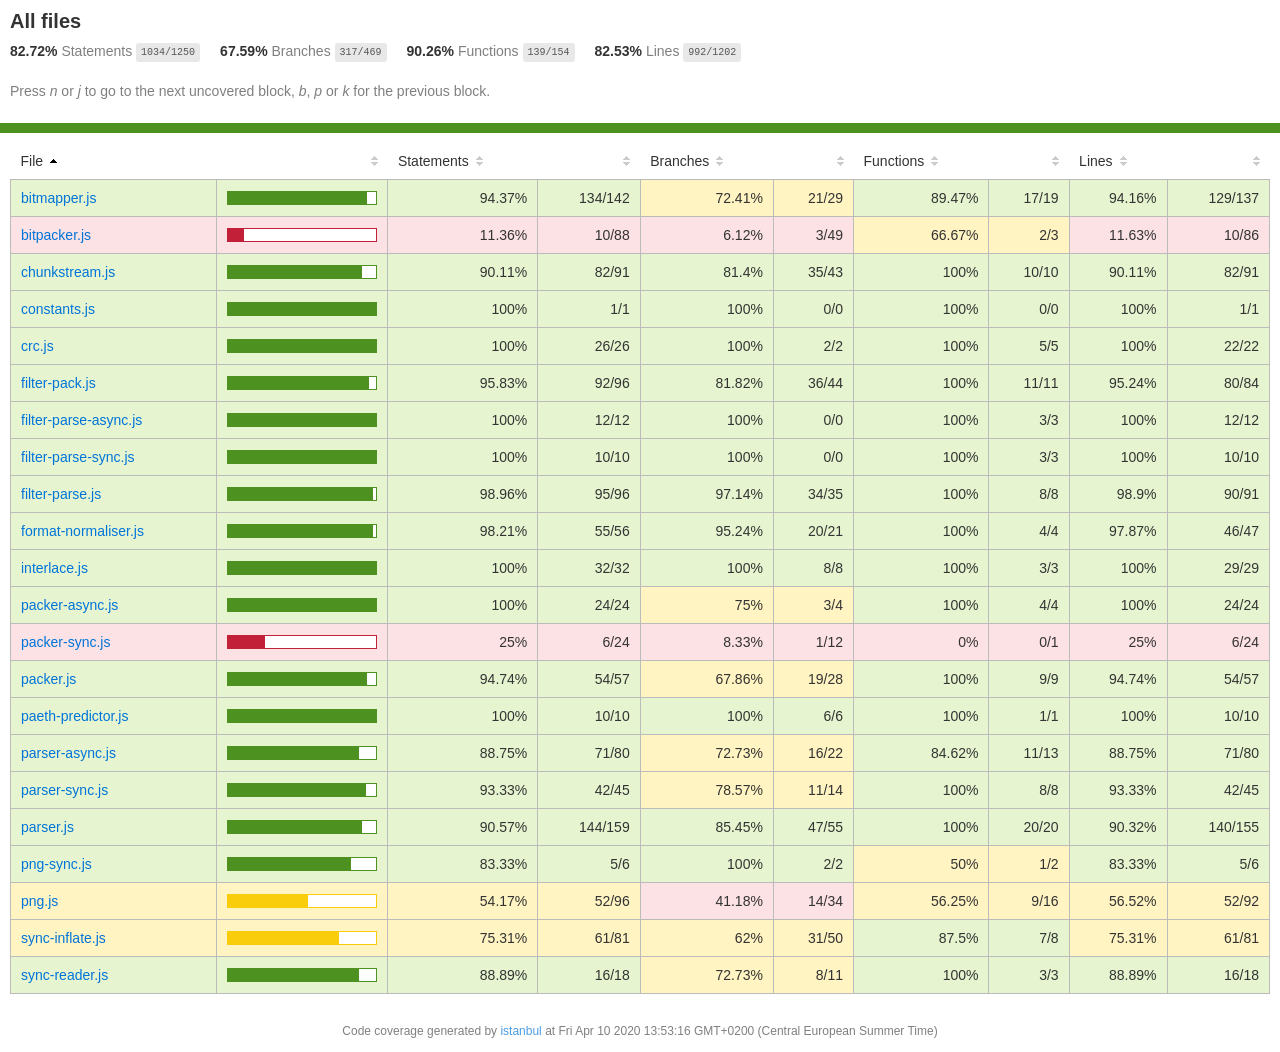
<file: acc/node_modules/pngjs/coverage/lcov-report/index.html>
<!doctype html>
<html lang="en">

<head>
    <title>Code coverage report for All files</title>
    <meta charset="utf-8" />
    <link rel="stylesheet" href="prettify.css" />
    <link rel="stylesheet" href="base.css" />
    <link rel="shortcut icon" type="image/x-icon" href="favicon.png" />
    <meta name="viewport" content="width=device-width, initial-scale=1" />
    <style type='text/css'>
        .coverage-summary .sorter {
            background-image: url(sort-arrow-sprite.png);
        }
    </style>
</head>
    
<body>
<div class='wrapper'>
    <div class='pad1'>
        <h1>All files</h1>
        <div class='clearfix'>
            
            <div class='fl pad1y space-right2'>
                <span class="strong">82.72% </span>
                <span class="quiet">Statements</span>
                <span class='fraction'>1034/1250</span>
            </div>
        
            
            <div class='fl pad1y space-right2'>
                <span class="strong">67.59% </span>
                <span class="quiet">Branches</span>
                <span class='fraction'>317/469</span>
            </div>
        
            
            <div class='fl pad1y space-right2'>
                <span class="strong">90.26% </span>
                <span class="quiet">Functions</span>
                <span class='fraction'>139/154</span>
            </div>
        
            
            <div class='fl pad1y space-right2'>
                <span class="strong">82.53% </span>
                <span class="quiet">Lines</span>
                <span class='fraction'>992/1202</span>
            </div>
        
            
        </div>
        <p class="quiet">
            Press <em>n</em> or <em>j</em> to go to the next uncovered block, <em>b</em>, <em>p</em> or <em>k</em> for the previous block.
        </p>
    </div>
    <div class='status-line high'></div>
    <div class="pad1">
<table class="coverage-summary">
<thead>
<tr>
   <th data-col="file" data-fmt="html" data-html="true" class="file">File</th>
   <th data-col="pic" data-type="number" data-fmt="html" data-html="true" class="pic"></th>
   <th data-col="statements" data-type="number" data-fmt="pct" class="pct">Statements</th>
   <th data-col="statements_raw" data-type="number" data-fmt="html" class="abs"></th>
   <th data-col="branches" data-type="number" data-fmt="pct" class="pct">Branches</th>
   <th data-col="branches_raw" data-type="number" data-fmt="html" class="abs"></th>
   <th data-col="functions" data-type="number" data-fmt="pct" class="pct">Functions</th>
   <th data-col="functions_raw" data-type="number" data-fmt="html" class="abs"></th>
   <th data-col="lines" data-type="number" data-fmt="pct" class="pct">Lines</th>
   <th data-col="lines_raw" data-type="number" data-fmt="html" class="abs"></th>
</tr>
</thead>
<tbody><tr>
	<td class="file high" data-value="bitmapper.js"><a href="bitmapper.js.html">bitmapper.js</a></td>
	<td data-value="94.37" class="pic high">
	<div class="chart"><div class="cover-fill" style="width: 94%"></div><div class="cover-empty" style="width: 6%"></div></div>
	</td>
	<td data-value="94.37" class="pct high">94.37%</td>
	<td data-value="142" class="abs high">134/142</td>
	<td data-value="72.41" class="pct medium">72.41%</td>
	<td data-value="29" class="abs medium">21/29</td>
	<td data-value="89.47" class="pct high">89.47%</td>
	<td data-value="19" class="abs high">17/19</td>
	<td data-value="94.16" class="pct high">94.16%</td>
	<td data-value="137" class="abs high">129/137</td>
	</tr>

<tr>
	<td class="file low" data-value="bitpacker.js"><a href="bitpacker.js.html">bitpacker.js</a></td>
	<td data-value="11.36" class="pic low">
	<div class="chart"><div class="cover-fill" style="width: 11%"></div><div class="cover-empty" style="width: 89%"></div></div>
	</td>
	<td data-value="11.36" class="pct low">11.36%</td>
	<td data-value="88" class="abs low">10/88</td>
	<td data-value="6.12" class="pct low">6.12%</td>
	<td data-value="49" class="abs low">3/49</td>
	<td data-value="66.67" class="pct medium">66.67%</td>
	<td data-value="3" class="abs medium">2/3</td>
	<td data-value="11.63" class="pct low">11.63%</td>
	<td data-value="86" class="abs low">10/86</td>
	</tr>

<tr>
	<td class="file high" data-value="chunkstream.js"><a href="chunkstream.js.html">chunkstream.js</a></td>
	<td data-value="90.11" class="pic high">
	<div class="chart"><div class="cover-fill" style="width: 90%"></div><div class="cover-empty" style="width: 10%"></div></div>
	</td>
	<td data-value="90.11" class="pct high">90.11%</td>
	<td data-value="91" class="abs high">82/91</td>
	<td data-value="81.4" class="pct high">81.4%</td>
	<td data-value="43" class="abs high">35/43</td>
	<td data-value="100" class="pct high">100%</td>
	<td data-value="10" class="abs high">10/10</td>
	<td data-value="90.11" class="pct high">90.11%</td>
	<td data-value="91" class="abs high">82/91</td>
	</tr>

<tr>
	<td class="file high" data-value="constants.js"><a href="constants.js.html">constants.js</a></td>
	<td data-value="100" class="pic high">
	<div class="chart"><div class="cover-fill cover-full" style="width: 100%"></div><div class="cover-empty" style="width: 0%"></div></div>
	</td>
	<td data-value="100" class="pct high">100%</td>
	<td data-value="1" class="abs high">1/1</td>
	<td data-value="100" class="pct high">100%</td>
	<td data-value="0" class="abs high">0/0</td>
	<td data-value="100" class="pct high">100%</td>
	<td data-value="0" class="abs high">0/0</td>
	<td data-value="100" class="pct high">100%</td>
	<td data-value="1" class="abs high">1/1</td>
	</tr>

<tr>
	<td class="file high" data-value="crc.js"><a href="crc.js.html">crc.js</a></td>
	<td data-value="100" class="pic high">
	<div class="chart"><div class="cover-fill cover-full" style="width: 100%"></div><div class="cover-empty" style="width: 0%"></div></div>
	</td>
	<td data-value="100" class="pct high">100%</td>
	<td data-value="26" class="abs high">26/26</td>
	<td data-value="100" class="pct high">100%</td>
	<td data-value="2" class="abs high">2/2</td>
	<td data-value="100" class="pct high">100%</td>
	<td data-value="5" class="abs high">5/5</td>
	<td data-value="100" class="pct high">100%</td>
	<td data-value="22" class="abs high">22/22</td>
	</tr>

<tr>
	<td class="file high" data-value="filter-pack.js"><a href="filter-pack.js.html">filter-pack.js</a></td>
	<td data-value="95.83" class="pic high">
	<div class="chart"><div class="cover-fill" style="width: 95%"></div><div class="cover-empty" style="width: 5%"></div></div>
	</td>
	<td data-value="95.83" class="pct high">95.83%</td>
	<td data-value="96" class="abs high">92/96</td>
	<td data-value="81.82" class="pct high">81.82%</td>
	<td data-value="44" class="abs high">36/44</td>
	<td data-value="100" class="pct high">100%</td>
	<td data-value="11" class="abs high">11/11</td>
	<td data-value="95.24" class="pct high">95.24%</td>
	<td data-value="84" class="abs high">80/84</td>
	</tr>

<tr>
	<td class="file high" data-value="filter-parse-async.js"><a href="filter-parse-async.js.html">filter-parse-async.js</a></td>
	<td data-value="100" class="pic high">
	<div class="chart"><div class="cover-fill cover-full" style="width: 100%"></div><div class="cover-empty" style="width: 0%"></div></div>
	</td>
	<td data-value="100" class="pct high">100%</td>
	<td data-value="12" class="abs high">12/12</td>
	<td data-value="100" class="pct high">100%</td>
	<td data-value="0" class="abs high">0/0</td>
	<td data-value="100" class="pct high">100%</td>
	<td data-value="3" class="abs high">3/3</td>
	<td data-value="100" class="pct high">100%</td>
	<td data-value="12" class="abs high">12/12</td>
	</tr>

<tr>
	<td class="file high" data-value="filter-parse-sync.js"><a href="filter-parse-sync.js.html">filter-parse-sync.js</a></td>
	<td data-value="100" class="pic high">
	<div class="chart"><div class="cover-fill cover-full" style="width: 100%"></div><div class="cover-empty" style="width: 0%"></div></div>
	</td>
	<td data-value="100" class="pct high">100%</td>
	<td data-value="10" class="abs high">10/10</td>
	<td data-value="100" class="pct high">100%</td>
	<td data-value="0" class="abs high">0/0</td>
	<td data-value="100" class="pct high">100%</td>
	<td data-value="3" class="abs high">3/3</td>
	<td data-value="100" class="pct high">100%</td>
	<td data-value="10" class="abs high">10/10</td>
	</tr>

<tr>
	<td class="file high" data-value="filter-parse.js"><a href="filter-parse.js.html">filter-parse.js</a></td>
	<td data-value="98.96" class="pic high">
	<div class="chart"><div class="cover-fill" style="width: 98%"></div><div class="cover-empty" style="width: 2%"></div></div>
	</td>
	<td data-value="98.96" class="pct high">98.96%</td>
	<td data-value="96" class="abs high">95/96</td>
	<td data-value="97.14" class="pct high">97.14%</td>
	<td data-value="35" class="abs high">34/35</td>
	<td data-value="100" class="pct high">100%</td>
	<td data-value="8" class="abs high">8/8</td>
	<td data-value="98.9" class="pct high">98.9%</td>
	<td data-value="91" class="abs high">90/91</td>
	</tr>

<tr>
	<td class="file high" data-value="format-normaliser.js"><a href="format-normaliser.js.html">format-normaliser.js</a></td>
	<td data-value="98.21" class="pic high">
	<div class="chart"><div class="cover-fill" style="width: 98%"></div><div class="cover-empty" style="width: 2%"></div></div>
	</td>
	<td data-value="98.21" class="pct high">98.21%</td>
	<td data-value="56" class="abs high">55/56</td>
	<td data-value="95.24" class="pct high">95.24%</td>
	<td data-value="21" class="abs high">20/21</td>
	<td data-value="100" class="pct high">100%</td>
	<td data-value="4" class="abs high">4/4</td>
	<td data-value="97.87" class="pct high">97.87%</td>
	<td data-value="47" class="abs high">46/47</td>
	</tr>

<tr>
	<td class="file high" data-value="interlace.js"><a href="interlace.js.html">interlace.js</a></td>
	<td data-value="100" class="pic high">
	<div class="chart"><div class="cover-fill cover-full" style="width: 100%"></div><div class="cover-empty" style="width: 0%"></div></div>
	</td>
	<td data-value="100" class="pct high">100%</td>
	<td data-value="32" class="abs high">32/32</td>
	<td data-value="100" class="pct high">100%</td>
	<td data-value="8" class="abs high">8/8</td>
	<td data-value="100" class="pct high">100%</td>
	<td data-value="3" class="abs high">3/3</td>
	<td data-value="100" class="pct high">100%</td>
	<td data-value="29" class="abs high">29/29</td>
	</tr>

<tr>
	<td class="file high" data-value="packer-async.js"><a href="packer-async.js.html">packer-async.js</a></td>
	<td data-value="100" class="pic high">
	<div class="chart"><div class="cover-fill cover-full" style="width: 100%"></div><div class="cover-empty" style="width: 0%"></div></div>
	</td>
	<td data-value="100" class="pct high">100%</td>
	<td data-value="24" class="abs high">24/24</td>
	<td data-value="75" class="pct medium">75%</td>
	<td data-value="4" class="abs medium">3/4</td>
	<td data-value="100" class="pct high">100%</td>
	<td data-value="4" class="abs high">4/4</td>
	<td data-value="100" class="pct high">100%</td>
	<td data-value="24" class="abs high">24/24</td>
	</tr>

<tr>
	<td class="file low" data-value="packer-sync.js"><a href="packer-sync.js.html">packer-sync.js</a></td>
	<td data-value="25" class="pic low">
	<div class="chart"><div class="cover-fill" style="width: 25%"></div><div class="cover-empty" style="width: 75%"></div></div>
	</td>
	<td data-value="25" class="pct low">25%</td>
	<td data-value="24" class="abs low">6/24</td>
	<td data-value="8.33" class="pct low">8.33%</td>
	<td data-value="12" class="abs low">1/12</td>
	<td data-value="0" class="pct low">0%</td>
	<td data-value="1" class="abs low">0/1</td>
	<td data-value="25" class="pct low">25%</td>
	<td data-value="24" class="abs low">6/24</td>
	</tr>

<tr>
	<td class="file high" data-value="packer.js"><a href="packer.js.html">packer.js</a></td>
	<td data-value="94.74" class="pic high">
	<div class="chart"><div class="cover-fill" style="width: 94%"></div><div class="cover-empty" style="width: 6%"></div></div>
	</td>
	<td data-value="94.74" class="pct high">94.74%</td>
	<td data-value="57" class="abs high">54/57</td>
	<td data-value="67.86" class="pct medium">67.86%</td>
	<td data-value="28" class="abs medium">19/28</td>
	<td data-value="100" class="pct high">100%</td>
	<td data-value="9" class="abs high">9/9</td>
	<td data-value="94.74" class="pct high">94.74%</td>
	<td data-value="57" class="abs high">54/57</td>
	</tr>

<tr>
	<td class="file high" data-value="paeth-predictor.js"><a href="paeth-predictor.js.html">paeth-predictor.js</a></td>
	<td data-value="100" class="pic high">
	<div class="chart"><div class="cover-fill cover-full" style="width: 100%"></div><div class="cover-empty" style="width: 0%"></div></div>
	</td>
	<td data-value="100" class="pct high">100%</td>
	<td data-value="10" class="abs high">10/10</td>
	<td data-value="100" class="pct high">100%</td>
	<td data-value="6" class="abs high">6/6</td>
	<td data-value="100" class="pct high">100%</td>
	<td data-value="1" class="abs high">1/1</td>
	<td data-value="100" class="pct high">100%</td>
	<td data-value="10" class="abs high">10/10</td>
	</tr>

<tr>
	<td class="file high" data-value="parser-async.js"><a href="parser-async.js.html">parser-async.js</a></td>
	<td data-value="88.75" class="pic high">
	<div class="chart"><div class="cover-fill" style="width: 88%"></div><div class="cover-empty" style="width: 12%"></div></div>
	</td>
	<td data-value="88.75" class="pct high">88.75%</td>
	<td data-value="80" class="abs high">71/80</td>
	<td data-value="72.73" class="pct medium">72.73%</td>
	<td data-value="22" class="abs medium">16/22</td>
	<td data-value="84.62" class="pct high">84.62%</td>
	<td data-value="13" class="abs high">11/13</td>
	<td data-value="88.75" class="pct high">88.75%</td>
	<td data-value="80" class="abs high">71/80</td>
	</tr>

<tr>
	<td class="file high" data-value="parser-sync.js"><a href="parser-sync.js.html">parser-sync.js</a></td>
	<td data-value="93.33" class="pic high">
	<div class="chart"><div class="cover-fill" style="width: 93%"></div><div class="cover-empty" style="width: 7%"></div></div>
	</td>
	<td data-value="93.33" class="pct high">93.33%</td>
	<td data-value="45" class="abs high">42/45</td>
	<td data-value="78.57" class="pct medium">78.57%</td>
	<td data-value="14" class="abs medium">11/14</td>
	<td data-value="100" class="pct high">100%</td>
	<td data-value="8" class="abs high">8/8</td>
	<td data-value="93.33" class="pct high">93.33%</td>
	<td data-value="45" class="abs high">42/45</td>
	</tr>

<tr>
	<td class="file high" data-value="parser.js"><a href="parser.js.html">parser.js</a></td>
	<td data-value="90.57" class="pic high">
	<div class="chart"><div class="cover-fill" style="width: 90%"></div><div class="cover-empty" style="width: 10%"></div></div>
	</td>
	<td data-value="90.57" class="pct high">90.57%</td>
	<td data-value="159" class="abs high">144/159</td>
	<td data-value="85.45" class="pct high">85.45%</td>
	<td data-value="55" class="abs high">47/55</td>
	<td data-value="100" class="pct high">100%</td>
	<td data-value="20" class="abs high">20/20</td>
	<td data-value="90.32" class="pct high">90.32%</td>
	<td data-value="155" class="abs high">140/155</td>
	</tr>

<tr>
	<td class="file high" data-value="png-sync.js"><a href="png-sync.js.html">png-sync.js</a></td>
	<td data-value="83.33" class="pic high">
	<div class="chart"><div class="cover-fill" style="width: 83%"></div><div class="cover-empty" style="width: 17%"></div></div>
	</td>
	<td data-value="83.33" class="pct high">83.33%</td>
	<td data-value="6" class="abs high">5/6</td>
	<td data-value="100" class="pct high">100%</td>
	<td data-value="2" class="abs high">2/2</td>
	<td data-value="50" class="pct medium">50%</td>
	<td data-value="2" class="abs medium">1/2</td>
	<td data-value="83.33" class="pct high">83.33%</td>
	<td data-value="6" class="abs high">5/6</td>
	</tr>

<tr>
	<td class="file medium" data-value="png.js"><a href="png.js.html">png.js</a></td>
	<td data-value="54.17" class="pic medium">
	<div class="chart"><div class="cover-fill" style="width: 54%"></div><div class="cover-empty" style="width: 46%"></div></div>
	</td>
	<td data-value="54.17" class="pct medium">54.17%</td>
	<td data-value="96" class="abs medium">52/96</td>
	<td data-value="41.18" class="pct low">41.18%</td>
	<td data-value="34" class="abs low">14/34</td>
	<td data-value="56.25" class="pct medium">56.25%</td>
	<td data-value="16" class="abs medium">9/16</td>
	<td data-value="56.52" class="pct medium">56.52%</td>
	<td data-value="92" class="abs medium">52/92</td>
	</tr>

<tr>
	<td class="file medium" data-value="sync-inflate.js"><a href="sync-inflate.js.html">sync-inflate.js</a></td>
	<td data-value="75.31" class="pic medium">
	<div class="chart"><div class="cover-fill" style="width: 75%"></div><div class="cover-empty" style="width: 25%"></div></div>
	</td>
	<td data-value="75.31" class="pct medium">75.31%</td>
	<td data-value="81" class="abs medium">61/81</td>
	<td data-value="62" class="pct medium">62%</td>
	<td data-value="50" class="abs medium">31/50</td>
	<td data-value="87.5" class="pct high">87.5%</td>
	<td data-value="8" class="abs high">7/8</td>
	<td data-value="75.31" class="pct medium">75.31%</td>
	<td data-value="81" class="abs medium">61/81</td>
	</tr>

<tr>
	<td class="file high" data-value="sync-reader.js"><a href="sync-reader.js.html">sync-reader.js</a></td>
	<td data-value="88.89" class="pic high">
	<div class="chart"><div class="cover-fill" style="width: 88%"></div><div class="cover-empty" style="width: 12%"></div></div>
	</td>
	<td data-value="88.89" class="pct high">88.89%</td>
	<td data-value="18" class="abs high">16/18</td>
	<td data-value="72.73" class="pct medium">72.73%</td>
	<td data-value="11" class="abs medium">8/11</td>
	<td data-value="100" class="pct high">100%</td>
	<td data-value="3" class="abs high">3/3</td>
	<td data-value="88.89" class="pct high">88.89%</td>
	<td data-value="18" class="abs high">16/18</td>
	</tr>

</tbody>
</table>
</div>
                <div class='push'></div><!-- for sticky footer -->
            </div><!-- /wrapper -->
            <div class='footer quiet pad2 space-top1 center small'>
                Code coverage generated by
                <a href="https://istanbul.js.org/" target="_blank">istanbul</a>
                at Fri Apr 10 2020 13:53:16 GMT+0200 (Central European Summer Time)
            </div>
        </div>
        <script src="prettify.js"></script>
        <script>
            window.onload = function () {
                prettyPrint();
            };
        </script>
        <script src="sorter.js"></script>
        <script src="block-navigation.js"></script>
    </body>
</html>
</file>
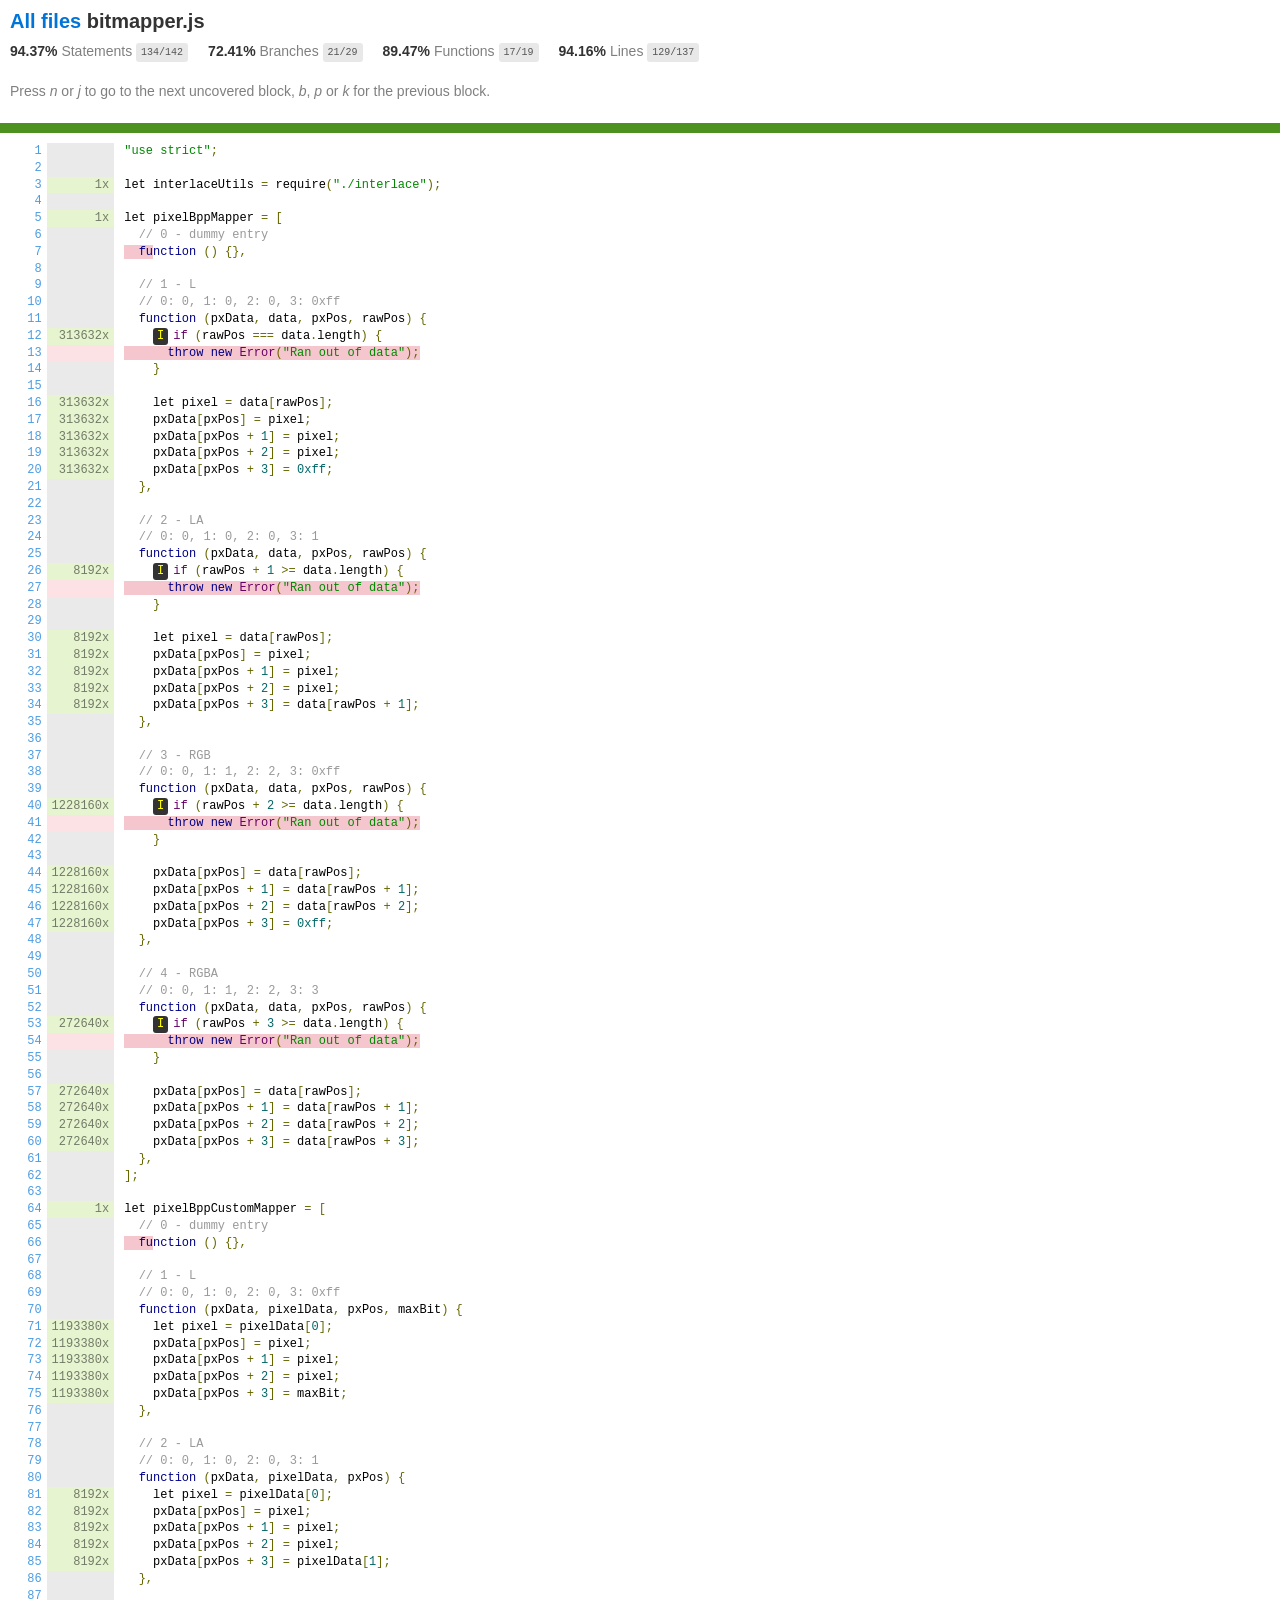
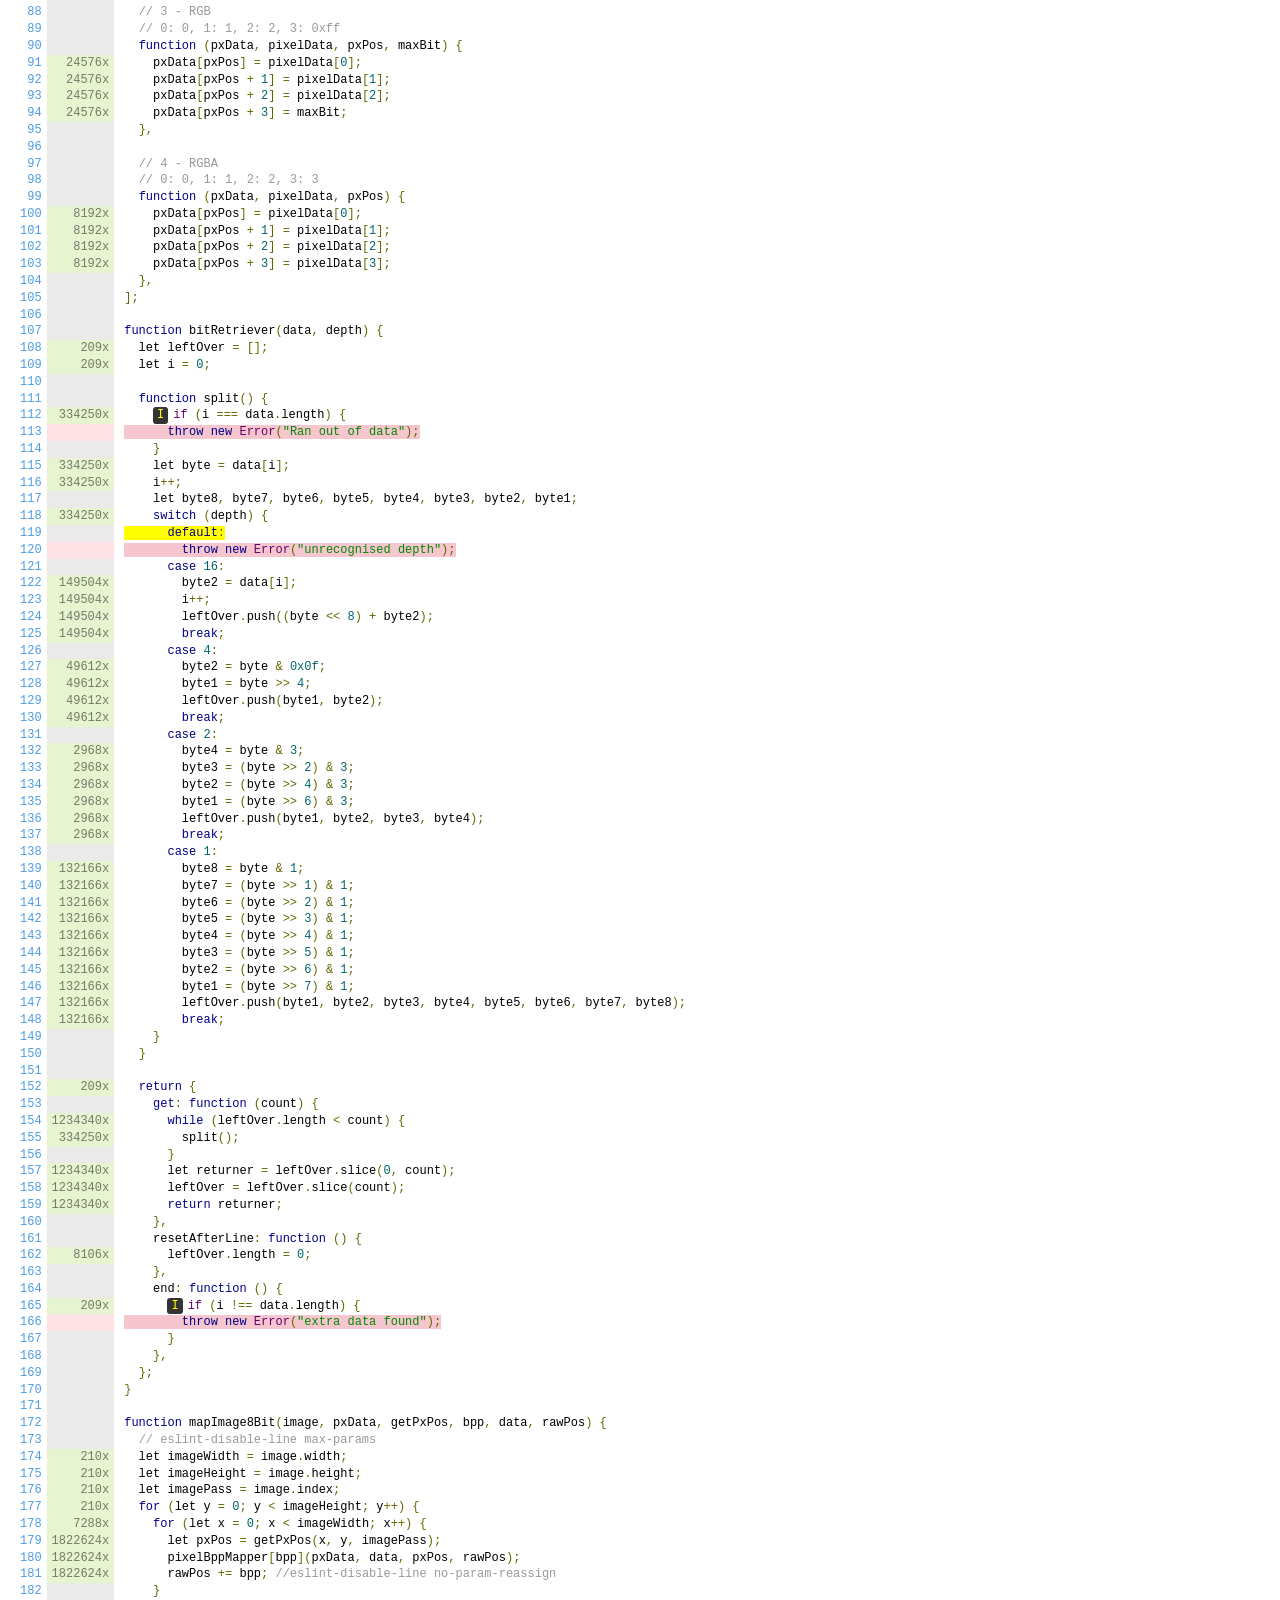
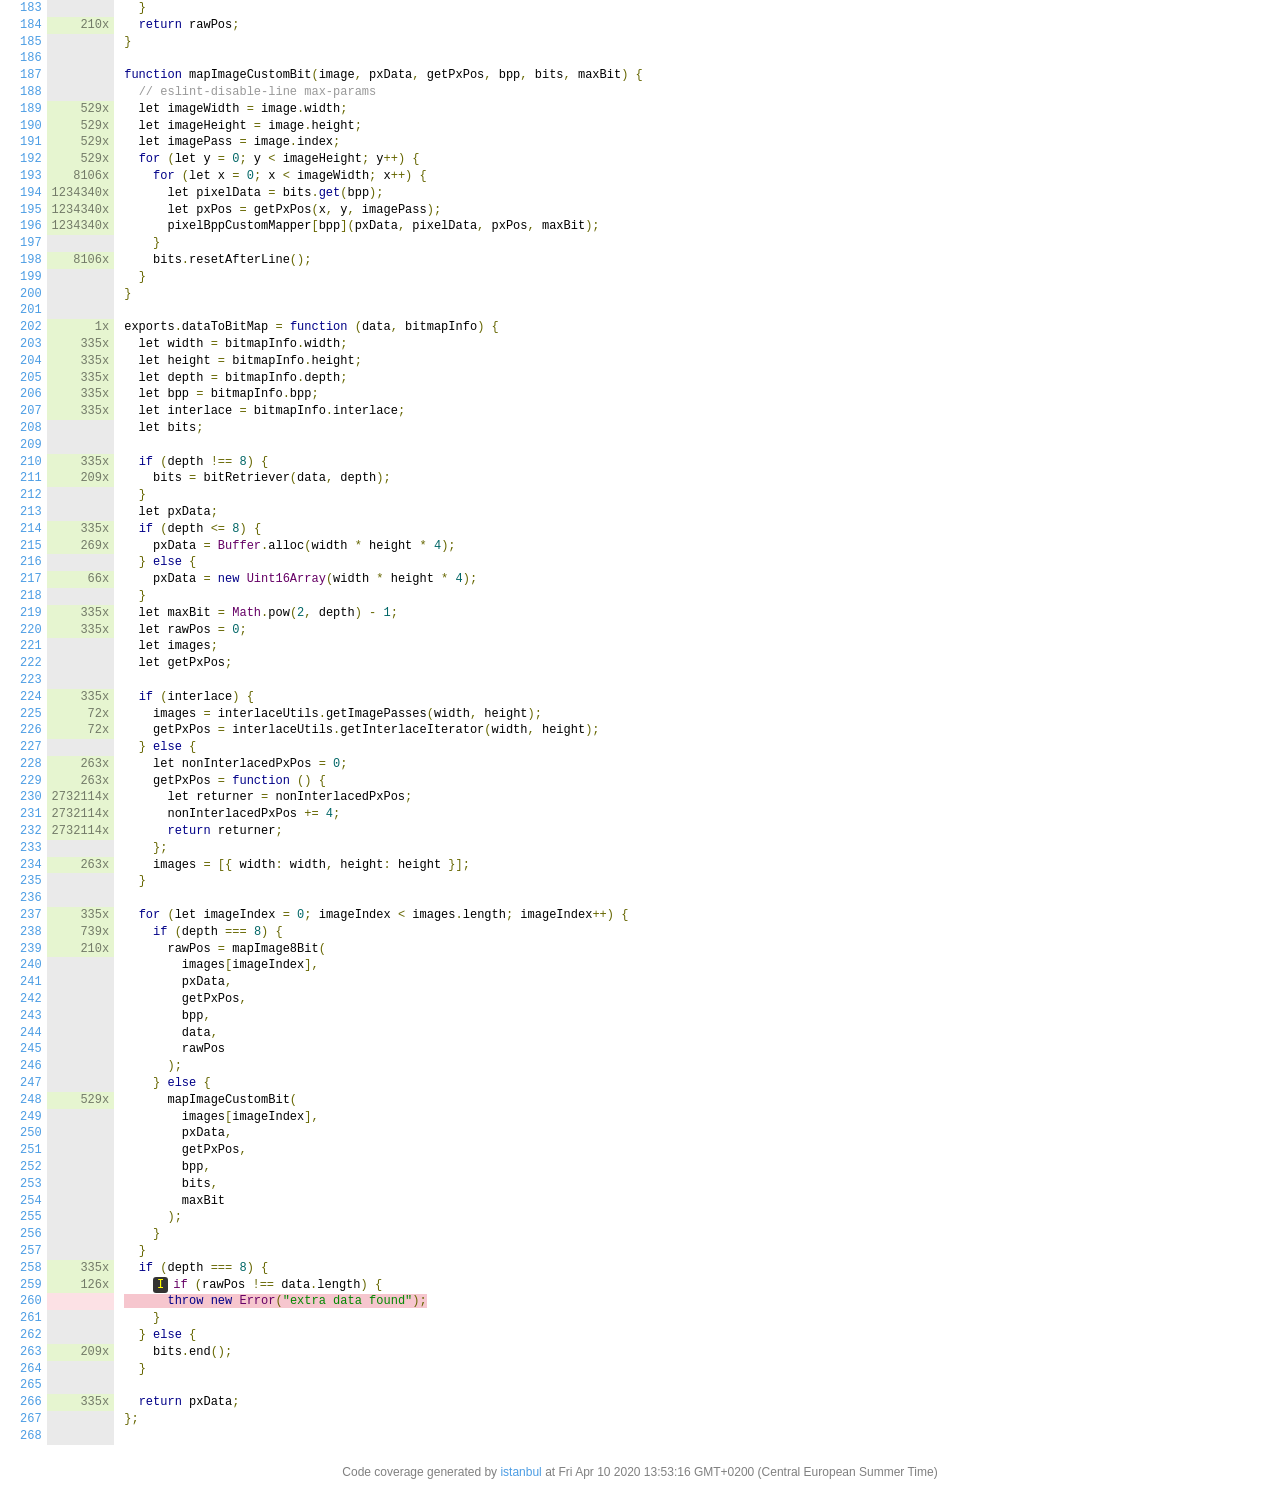
<file: acc/node_modules/pngjs/coverage/lcov-report/bitmapper.js.html>
<!doctype html>
<html lang="en">

<head>
    <title>Code coverage report for bitmapper.js</title>
    <meta charset="utf-8" />
    <link rel="stylesheet" href="prettify.css" />
    <link rel="stylesheet" href="base.css" />
    <link rel="shortcut icon" type="image/x-icon" href="favicon.png" />
    <meta name="viewport" content="width=device-width, initial-scale=1" />
    <style type='text/css'>
        .coverage-summary .sorter {
            background-image: url(sort-arrow-sprite.png);
        }
    </style>
</head>
    
<body>
<div class='wrapper'>
    <div class='pad1'>
        <h1><a href="index.html">All files</a> bitmapper.js</h1>
        <div class='clearfix'>
            
            <div class='fl pad1y space-right2'>
                <span class="strong">94.37% </span>
                <span class="quiet">Statements</span>
                <span class='fraction'>134/142</span>
            </div>
        
            
            <div class='fl pad1y space-right2'>
                <span class="strong">72.41% </span>
                <span class="quiet">Branches</span>
                <span class='fraction'>21/29</span>
            </div>
        
            
            <div class='fl pad1y space-right2'>
                <span class="strong">89.47% </span>
                <span class="quiet">Functions</span>
                <span class='fraction'>17/19</span>
            </div>
        
            
            <div class='fl pad1y space-right2'>
                <span class="strong">94.16% </span>
                <span class="quiet">Lines</span>
                <span class='fraction'>129/137</span>
            </div>
        
            
        </div>
        <p class="quiet">
            Press <em>n</em> or <em>j</em> to go to the next uncovered block, <em>b</em>, <em>p</em> or <em>k</em> for the previous block.
        </p>
    </div>
    <div class='status-line high'></div>
    <pre><table class="coverage">
<tr><td class="line-count quiet"><a name='L1'></a><a href='#L1'>1</a>
<a name='L2'></a><a href='#L2'>2</a>
<a name='L3'></a><a href='#L3'>3</a>
<a name='L4'></a><a href='#L4'>4</a>
<a name='L5'></a><a href='#L5'>5</a>
<a name='L6'></a><a href='#L6'>6</a>
<a name='L7'></a><a href='#L7'>7</a>
<a name='L8'></a><a href='#L8'>8</a>
<a name='L9'></a><a href='#L9'>9</a>
<a name='L10'></a><a href='#L10'>10</a>
<a name='L11'></a><a href='#L11'>11</a>
<a name='L12'></a><a href='#L12'>12</a>
<a name='L13'></a><a href='#L13'>13</a>
<a name='L14'></a><a href='#L14'>14</a>
<a name='L15'></a><a href='#L15'>15</a>
<a name='L16'></a><a href='#L16'>16</a>
<a name='L17'></a><a href='#L17'>17</a>
<a name='L18'></a><a href='#L18'>18</a>
<a name='L19'></a><a href='#L19'>19</a>
<a name='L20'></a><a href='#L20'>20</a>
<a name='L21'></a><a href='#L21'>21</a>
<a name='L22'></a><a href='#L22'>22</a>
<a name='L23'></a><a href='#L23'>23</a>
<a name='L24'></a><a href='#L24'>24</a>
<a name='L25'></a><a href='#L25'>25</a>
<a name='L26'></a><a href='#L26'>26</a>
<a name='L27'></a><a href='#L27'>27</a>
<a name='L28'></a><a href='#L28'>28</a>
<a name='L29'></a><a href='#L29'>29</a>
<a name='L30'></a><a href='#L30'>30</a>
<a name='L31'></a><a href='#L31'>31</a>
<a name='L32'></a><a href='#L32'>32</a>
<a name='L33'></a><a href='#L33'>33</a>
<a name='L34'></a><a href='#L34'>34</a>
<a name='L35'></a><a href='#L35'>35</a>
<a name='L36'></a><a href='#L36'>36</a>
<a name='L37'></a><a href='#L37'>37</a>
<a name='L38'></a><a href='#L38'>38</a>
<a name='L39'></a><a href='#L39'>39</a>
<a name='L40'></a><a href='#L40'>40</a>
<a name='L41'></a><a href='#L41'>41</a>
<a name='L42'></a><a href='#L42'>42</a>
<a name='L43'></a><a href='#L43'>43</a>
<a name='L44'></a><a href='#L44'>44</a>
<a name='L45'></a><a href='#L45'>45</a>
<a name='L46'></a><a href='#L46'>46</a>
<a name='L47'></a><a href='#L47'>47</a>
<a name='L48'></a><a href='#L48'>48</a>
<a name='L49'></a><a href='#L49'>49</a>
<a name='L50'></a><a href='#L50'>50</a>
<a name='L51'></a><a href='#L51'>51</a>
<a name='L52'></a><a href='#L52'>52</a>
<a name='L53'></a><a href='#L53'>53</a>
<a name='L54'></a><a href='#L54'>54</a>
<a name='L55'></a><a href='#L55'>55</a>
<a name='L56'></a><a href='#L56'>56</a>
<a name='L57'></a><a href='#L57'>57</a>
<a name='L58'></a><a href='#L58'>58</a>
<a name='L59'></a><a href='#L59'>59</a>
<a name='L60'></a><a href='#L60'>60</a>
<a name='L61'></a><a href='#L61'>61</a>
<a name='L62'></a><a href='#L62'>62</a>
<a name='L63'></a><a href='#L63'>63</a>
<a name='L64'></a><a href='#L64'>64</a>
<a name='L65'></a><a href='#L65'>65</a>
<a name='L66'></a><a href='#L66'>66</a>
<a name='L67'></a><a href='#L67'>67</a>
<a name='L68'></a><a href='#L68'>68</a>
<a name='L69'></a><a href='#L69'>69</a>
<a name='L70'></a><a href='#L70'>70</a>
<a name='L71'></a><a href='#L71'>71</a>
<a name='L72'></a><a href='#L72'>72</a>
<a name='L73'></a><a href='#L73'>73</a>
<a name='L74'></a><a href='#L74'>74</a>
<a name='L75'></a><a href='#L75'>75</a>
<a name='L76'></a><a href='#L76'>76</a>
<a name='L77'></a><a href='#L77'>77</a>
<a name='L78'></a><a href='#L78'>78</a>
<a name='L79'></a><a href='#L79'>79</a>
<a name='L80'></a><a href='#L80'>80</a>
<a name='L81'></a><a href='#L81'>81</a>
<a name='L82'></a><a href='#L82'>82</a>
<a name='L83'></a><a href='#L83'>83</a>
<a name='L84'></a><a href='#L84'>84</a>
<a name='L85'></a><a href='#L85'>85</a>
<a name='L86'></a><a href='#L86'>86</a>
<a name='L87'></a><a href='#L87'>87</a>
<a name='L88'></a><a href='#L88'>88</a>
<a name='L89'></a><a href='#L89'>89</a>
<a name='L90'></a><a href='#L90'>90</a>
<a name='L91'></a><a href='#L91'>91</a>
<a name='L92'></a><a href='#L92'>92</a>
<a name='L93'></a><a href='#L93'>93</a>
<a name='L94'></a><a href='#L94'>94</a>
<a name='L95'></a><a href='#L95'>95</a>
<a name='L96'></a><a href='#L96'>96</a>
<a name='L97'></a><a href='#L97'>97</a>
<a name='L98'></a><a href='#L98'>98</a>
<a name='L99'></a><a href='#L99'>99</a>
<a name='L100'></a><a href='#L100'>100</a>
<a name='L101'></a><a href='#L101'>101</a>
<a name='L102'></a><a href='#L102'>102</a>
<a name='L103'></a><a href='#L103'>103</a>
<a name='L104'></a><a href='#L104'>104</a>
<a name='L105'></a><a href='#L105'>105</a>
<a name='L106'></a><a href='#L106'>106</a>
<a name='L107'></a><a href='#L107'>107</a>
<a name='L108'></a><a href='#L108'>108</a>
<a name='L109'></a><a href='#L109'>109</a>
<a name='L110'></a><a href='#L110'>110</a>
<a name='L111'></a><a href='#L111'>111</a>
<a name='L112'></a><a href='#L112'>112</a>
<a name='L113'></a><a href='#L113'>113</a>
<a name='L114'></a><a href='#L114'>114</a>
<a name='L115'></a><a href='#L115'>115</a>
<a name='L116'></a><a href='#L116'>116</a>
<a name='L117'></a><a href='#L117'>117</a>
<a name='L118'></a><a href='#L118'>118</a>
<a name='L119'></a><a href='#L119'>119</a>
<a name='L120'></a><a href='#L120'>120</a>
<a name='L121'></a><a href='#L121'>121</a>
<a name='L122'></a><a href='#L122'>122</a>
<a name='L123'></a><a href='#L123'>123</a>
<a name='L124'></a><a href='#L124'>124</a>
<a name='L125'></a><a href='#L125'>125</a>
<a name='L126'></a><a href='#L126'>126</a>
<a name='L127'></a><a href='#L127'>127</a>
<a name='L128'></a><a href='#L128'>128</a>
<a name='L129'></a><a href='#L129'>129</a>
<a name='L130'></a><a href='#L130'>130</a>
<a name='L131'></a><a href='#L131'>131</a>
<a name='L132'></a><a href='#L132'>132</a>
<a name='L133'></a><a href='#L133'>133</a>
<a name='L134'></a><a href='#L134'>134</a>
<a name='L135'></a><a href='#L135'>135</a>
<a name='L136'></a><a href='#L136'>136</a>
<a name='L137'></a><a href='#L137'>137</a>
<a name='L138'></a><a href='#L138'>138</a>
<a name='L139'></a><a href='#L139'>139</a>
<a name='L140'></a><a href='#L140'>140</a>
<a name='L141'></a><a href='#L141'>141</a>
<a name='L142'></a><a href='#L142'>142</a>
<a name='L143'></a><a href='#L143'>143</a>
<a name='L144'></a><a href='#L144'>144</a>
<a name='L145'></a><a href='#L145'>145</a>
<a name='L146'></a><a href='#L146'>146</a>
<a name='L147'></a><a href='#L147'>147</a>
<a name='L148'></a><a href='#L148'>148</a>
<a name='L149'></a><a href='#L149'>149</a>
<a name='L150'></a><a href='#L150'>150</a>
<a name='L151'></a><a href='#L151'>151</a>
<a name='L152'></a><a href='#L152'>152</a>
<a name='L153'></a><a href='#L153'>153</a>
<a name='L154'></a><a href='#L154'>154</a>
<a name='L155'></a><a href='#L155'>155</a>
<a name='L156'></a><a href='#L156'>156</a>
<a name='L157'></a><a href='#L157'>157</a>
<a name='L158'></a><a href='#L158'>158</a>
<a name='L159'></a><a href='#L159'>159</a>
<a name='L160'></a><a href='#L160'>160</a>
<a name='L161'></a><a href='#L161'>161</a>
<a name='L162'></a><a href='#L162'>162</a>
<a name='L163'></a><a href='#L163'>163</a>
<a name='L164'></a><a href='#L164'>164</a>
<a name='L165'></a><a href='#L165'>165</a>
<a name='L166'></a><a href='#L166'>166</a>
<a name='L167'></a><a href='#L167'>167</a>
<a name='L168'></a><a href='#L168'>168</a>
<a name='L169'></a><a href='#L169'>169</a>
<a name='L170'></a><a href='#L170'>170</a>
<a name='L171'></a><a href='#L171'>171</a>
<a name='L172'></a><a href='#L172'>172</a>
<a name='L173'></a><a href='#L173'>173</a>
<a name='L174'></a><a href='#L174'>174</a>
<a name='L175'></a><a href='#L175'>175</a>
<a name='L176'></a><a href='#L176'>176</a>
<a name='L177'></a><a href='#L177'>177</a>
<a name='L178'></a><a href='#L178'>178</a>
<a name='L179'></a><a href='#L179'>179</a>
<a name='L180'></a><a href='#L180'>180</a>
<a name='L181'></a><a href='#L181'>181</a>
<a name='L182'></a><a href='#L182'>182</a>
<a name='L183'></a><a href='#L183'>183</a>
<a name='L184'></a><a href='#L184'>184</a>
<a name='L185'></a><a href='#L185'>185</a>
<a name='L186'></a><a href='#L186'>186</a>
<a name='L187'></a><a href='#L187'>187</a>
<a name='L188'></a><a href='#L188'>188</a>
<a name='L189'></a><a href='#L189'>189</a>
<a name='L190'></a><a href='#L190'>190</a>
<a name='L191'></a><a href='#L191'>191</a>
<a name='L192'></a><a href='#L192'>192</a>
<a name='L193'></a><a href='#L193'>193</a>
<a name='L194'></a><a href='#L194'>194</a>
<a name='L195'></a><a href='#L195'>195</a>
<a name='L196'></a><a href='#L196'>196</a>
<a name='L197'></a><a href='#L197'>197</a>
<a name='L198'></a><a href='#L198'>198</a>
<a name='L199'></a><a href='#L199'>199</a>
<a name='L200'></a><a href='#L200'>200</a>
<a name='L201'></a><a href='#L201'>201</a>
<a name='L202'></a><a href='#L202'>202</a>
<a name='L203'></a><a href='#L203'>203</a>
<a name='L204'></a><a href='#L204'>204</a>
<a name='L205'></a><a href='#L205'>205</a>
<a name='L206'></a><a href='#L206'>206</a>
<a name='L207'></a><a href='#L207'>207</a>
<a name='L208'></a><a href='#L208'>208</a>
<a name='L209'></a><a href='#L209'>209</a>
<a name='L210'></a><a href='#L210'>210</a>
<a name='L211'></a><a href='#L211'>211</a>
<a name='L212'></a><a href='#L212'>212</a>
<a name='L213'></a><a href='#L213'>213</a>
<a name='L214'></a><a href='#L214'>214</a>
<a name='L215'></a><a href='#L215'>215</a>
<a name='L216'></a><a href='#L216'>216</a>
<a name='L217'></a><a href='#L217'>217</a>
<a name='L218'></a><a href='#L218'>218</a>
<a name='L219'></a><a href='#L219'>219</a>
<a name='L220'></a><a href='#L220'>220</a>
<a name='L221'></a><a href='#L221'>221</a>
<a name='L222'></a><a href='#L222'>222</a>
<a name='L223'></a><a href='#L223'>223</a>
<a name='L224'></a><a href='#L224'>224</a>
<a name='L225'></a><a href='#L225'>225</a>
<a name='L226'></a><a href='#L226'>226</a>
<a name='L227'></a><a href='#L227'>227</a>
<a name='L228'></a><a href='#L228'>228</a>
<a name='L229'></a><a href='#L229'>229</a>
<a name='L230'></a><a href='#L230'>230</a>
<a name='L231'></a><a href='#L231'>231</a>
<a name='L232'></a><a href='#L232'>232</a>
<a name='L233'></a><a href='#L233'>233</a>
<a name='L234'></a><a href='#L234'>234</a>
<a name='L235'></a><a href='#L235'>235</a>
<a name='L236'></a><a href='#L236'>236</a>
<a name='L237'></a><a href='#L237'>237</a>
<a name='L238'></a><a href='#L238'>238</a>
<a name='L239'></a><a href='#L239'>239</a>
<a name='L240'></a><a href='#L240'>240</a>
<a name='L241'></a><a href='#L241'>241</a>
<a name='L242'></a><a href='#L242'>242</a>
<a name='L243'></a><a href='#L243'>243</a>
<a name='L244'></a><a href='#L244'>244</a>
<a name='L245'></a><a href='#L245'>245</a>
<a name='L246'></a><a href='#L246'>246</a>
<a name='L247'></a><a href='#L247'>247</a>
<a name='L248'></a><a href='#L248'>248</a>
<a name='L249'></a><a href='#L249'>249</a>
<a name='L250'></a><a href='#L250'>250</a>
<a name='L251'></a><a href='#L251'>251</a>
<a name='L252'></a><a href='#L252'>252</a>
<a name='L253'></a><a href='#L253'>253</a>
<a name='L254'></a><a href='#L254'>254</a>
<a name='L255'></a><a href='#L255'>255</a>
<a name='L256'></a><a href='#L256'>256</a>
<a name='L257'></a><a href='#L257'>257</a>
<a name='L258'></a><a href='#L258'>258</a>
<a name='L259'></a><a href='#L259'>259</a>
<a name='L260'></a><a href='#L260'>260</a>
<a name='L261'></a><a href='#L261'>261</a>
<a name='L262'></a><a href='#L262'>262</a>
<a name='L263'></a><a href='#L263'>263</a>
<a name='L264'></a><a href='#L264'>264</a>
<a name='L265'></a><a href='#L265'>265</a>
<a name='L266'></a><a href='#L266'>266</a>
<a name='L267'></a><a href='#L267'>267</a>
<a name='L268'></a><a href='#L268'>268</a></td><td class="line-coverage quiet"><span class="cline-any cline-neutral">&nbsp;</span>
<span class="cline-any cline-neutral">&nbsp;</span>
<span class="cline-any cline-yes">1x</span>
<span class="cline-any cline-neutral">&nbsp;</span>
<span class="cline-any cline-yes">1x</span>
<span class="cline-any cline-neutral">&nbsp;</span>
<span class="cline-any cline-neutral">&nbsp;</span>
<span class="cline-any cline-neutral">&nbsp;</span>
<span class="cline-any cline-neutral">&nbsp;</span>
<span class="cline-any cline-neutral">&nbsp;</span>
<span class="cline-any cline-neutral">&nbsp;</span>
<span class="cline-any cline-yes">313632x</span>
<span class="cline-any cline-no">&nbsp;</span>
<span class="cline-any cline-neutral">&nbsp;</span>
<span class="cline-any cline-neutral">&nbsp;</span>
<span class="cline-any cline-yes">313632x</span>
<span class="cline-any cline-yes">313632x</span>
<span class="cline-any cline-yes">313632x</span>
<span class="cline-any cline-yes">313632x</span>
<span class="cline-any cline-yes">313632x</span>
<span class="cline-any cline-neutral">&nbsp;</span>
<span class="cline-any cline-neutral">&nbsp;</span>
<span class="cline-any cline-neutral">&nbsp;</span>
<span class="cline-any cline-neutral">&nbsp;</span>
<span class="cline-any cline-neutral">&nbsp;</span>
<span class="cline-any cline-yes">8192x</span>
<span class="cline-any cline-no">&nbsp;</span>
<span class="cline-any cline-neutral">&nbsp;</span>
<span class="cline-any cline-neutral">&nbsp;</span>
<span class="cline-any cline-yes">8192x</span>
<span class="cline-any cline-yes">8192x</span>
<span class="cline-any cline-yes">8192x</span>
<span class="cline-any cline-yes">8192x</span>
<span class="cline-any cline-yes">8192x</span>
<span class="cline-any cline-neutral">&nbsp;</span>
<span class="cline-any cline-neutral">&nbsp;</span>
<span class="cline-any cline-neutral">&nbsp;</span>
<span class="cline-any cline-neutral">&nbsp;</span>
<span class="cline-any cline-neutral">&nbsp;</span>
<span class="cline-any cline-yes">1228160x</span>
<span class="cline-any cline-no">&nbsp;</span>
<span class="cline-any cline-neutral">&nbsp;</span>
<span class="cline-any cline-neutral">&nbsp;</span>
<span class="cline-any cline-yes">1228160x</span>
<span class="cline-any cline-yes">1228160x</span>
<span class="cline-any cline-yes">1228160x</span>
<span class="cline-any cline-yes">1228160x</span>
<span class="cline-any cline-neutral">&nbsp;</span>
<span class="cline-any cline-neutral">&nbsp;</span>
<span class="cline-any cline-neutral">&nbsp;</span>
<span class="cline-any cline-neutral">&nbsp;</span>
<span class="cline-any cline-neutral">&nbsp;</span>
<span class="cline-any cline-yes">272640x</span>
<span class="cline-any cline-no">&nbsp;</span>
<span class="cline-any cline-neutral">&nbsp;</span>
<span class="cline-any cline-neutral">&nbsp;</span>
<span class="cline-any cline-yes">272640x</span>
<span class="cline-any cline-yes">272640x</span>
<span class="cline-any cline-yes">272640x</span>
<span class="cline-any cline-yes">272640x</span>
<span class="cline-any cline-neutral">&nbsp;</span>
<span class="cline-any cline-neutral">&nbsp;</span>
<span class="cline-any cline-neutral">&nbsp;</span>
<span class="cline-any cline-yes">1x</span>
<span class="cline-any cline-neutral">&nbsp;</span>
<span class="cline-any cline-neutral">&nbsp;</span>
<span class="cline-any cline-neutral">&nbsp;</span>
<span class="cline-any cline-neutral">&nbsp;</span>
<span class="cline-any cline-neutral">&nbsp;</span>
<span class="cline-any cline-neutral">&nbsp;</span>
<span class="cline-any cline-yes">1193380x</span>
<span class="cline-any cline-yes">1193380x</span>
<span class="cline-any cline-yes">1193380x</span>
<span class="cline-any cline-yes">1193380x</span>
<span class="cline-any cline-yes">1193380x</span>
<span class="cline-any cline-neutral">&nbsp;</span>
<span class="cline-any cline-neutral">&nbsp;</span>
<span class="cline-any cline-neutral">&nbsp;</span>
<span class="cline-any cline-neutral">&nbsp;</span>
<span class="cline-any cline-neutral">&nbsp;</span>
<span class="cline-any cline-yes">8192x</span>
<span class="cline-any cline-yes">8192x</span>
<span class="cline-any cline-yes">8192x</span>
<span class="cline-any cline-yes">8192x</span>
<span class="cline-any cline-yes">8192x</span>
<span class="cline-any cline-neutral">&nbsp;</span>
<span class="cline-any cline-neutral">&nbsp;</span>
<span class="cline-any cline-neutral">&nbsp;</span>
<span class="cline-any cline-neutral">&nbsp;</span>
<span class="cline-any cline-neutral">&nbsp;</span>
<span class="cline-any cline-yes">24576x</span>
<span class="cline-any cline-yes">24576x</span>
<span class="cline-any cline-yes">24576x</span>
<span class="cline-any cline-yes">24576x</span>
<span class="cline-any cline-neutral">&nbsp;</span>
<span class="cline-any cline-neutral">&nbsp;</span>
<span class="cline-any cline-neutral">&nbsp;</span>
<span class="cline-any cline-neutral">&nbsp;</span>
<span class="cline-any cline-neutral">&nbsp;</span>
<span class="cline-any cline-yes">8192x</span>
<span class="cline-any cline-yes">8192x</span>
<span class="cline-any cline-yes">8192x</span>
<span class="cline-any cline-yes">8192x</span>
<span class="cline-any cline-neutral">&nbsp;</span>
<span class="cline-any cline-neutral">&nbsp;</span>
<span class="cline-any cline-neutral">&nbsp;</span>
<span class="cline-any cline-neutral">&nbsp;</span>
<span class="cline-any cline-yes">209x</span>
<span class="cline-any cline-yes">209x</span>
<span class="cline-any cline-neutral">&nbsp;</span>
<span class="cline-any cline-neutral">&nbsp;</span>
<span class="cline-any cline-yes">334250x</span>
<span class="cline-any cline-no">&nbsp;</span>
<span class="cline-any cline-neutral">&nbsp;</span>
<span class="cline-any cline-yes">334250x</span>
<span class="cline-any cline-yes">334250x</span>
<span class="cline-any cline-neutral">&nbsp;</span>
<span class="cline-any cline-yes">334250x</span>
<span class="cline-any cline-neutral">&nbsp;</span>
<span class="cline-any cline-no">&nbsp;</span>
<span class="cline-any cline-neutral">&nbsp;</span>
<span class="cline-any cline-yes">149504x</span>
<span class="cline-any cline-yes">149504x</span>
<span class="cline-any cline-yes">149504x</span>
<span class="cline-any cline-yes">149504x</span>
<span class="cline-any cline-neutral">&nbsp;</span>
<span class="cline-any cline-yes">49612x</span>
<span class="cline-any cline-yes">49612x</span>
<span class="cline-any cline-yes">49612x</span>
<span class="cline-any cline-yes">49612x</span>
<span class="cline-any cline-neutral">&nbsp;</span>
<span class="cline-any cline-yes">2968x</span>
<span class="cline-any cline-yes">2968x</span>
<span class="cline-any cline-yes">2968x</span>
<span class="cline-any cline-yes">2968x</span>
<span class="cline-any cline-yes">2968x</span>
<span class="cline-any cline-yes">2968x</span>
<span class="cline-any cline-neutral">&nbsp;</span>
<span class="cline-any cline-yes">132166x</span>
<span class="cline-any cline-yes">132166x</span>
<span class="cline-any cline-yes">132166x</span>
<span class="cline-any cline-yes">132166x</span>
<span class="cline-any cline-yes">132166x</span>
<span class="cline-any cline-yes">132166x</span>
<span class="cline-any cline-yes">132166x</span>
<span class="cline-any cline-yes">132166x</span>
<span class="cline-any cline-yes">132166x</span>
<span class="cline-any cline-yes">132166x</span>
<span class="cline-any cline-neutral">&nbsp;</span>
<span class="cline-any cline-neutral">&nbsp;</span>
<span class="cline-any cline-neutral">&nbsp;</span>
<span class="cline-any cline-yes">209x</span>
<span class="cline-any cline-neutral">&nbsp;</span>
<span class="cline-any cline-yes">1234340x</span>
<span class="cline-any cline-yes">334250x</span>
<span class="cline-any cline-neutral">&nbsp;</span>
<span class="cline-any cline-yes">1234340x</span>
<span class="cline-any cline-yes">1234340x</span>
<span class="cline-any cline-yes">1234340x</span>
<span class="cline-any cline-neutral">&nbsp;</span>
<span class="cline-any cline-neutral">&nbsp;</span>
<span class="cline-any cline-yes">8106x</span>
<span class="cline-any cline-neutral">&nbsp;</span>
<span class="cline-any cline-neutral">&nbsp;</span>
<span class="cline-any cline-yes">209x</span>
<span class="cline-any cline-no">&nbsp;</span>
<span class="cline-any cline-neutral">&nbsp;</span>
<span class="cline-any cline-neutral">&nbsp;</span>
<span class="cline-any cline-neutral">&nbsp;</span>
<span class="cline-any cline-neutral">&nbsp;</span>
<span class="cline-any cline-neutral">&nbsp;</span>
<span class="cline-any cline-neutral">&nbsp;</span>
<span class="cline-any cline-neutral">&nbsp;</span>
<span class="cline-any cline-yes">210x</span>
<span class="cline-any cline-yes">210x</span>
<span class="cline-any cline-yes">210x</span>
<span class="cline-any cline-yes">210x</span>
<span class="cline-any cline-yes">7288x</span>
<span class="cline-any cline-yes">1822624x</span>
<span class="cline-any cline-yes">1822624x</span>
<span class="cline-any cline-yes">1822624x</span>
<span class="cline-any cline-neutral">&nbsp;</span>
<span class="cline-any cline-neutral">&nbsp;</span>
<span class="cline-any cline-yes">210x</span>
<span class="cline-any cline-neutral">&nbsp;</span>
<span class="cline-any cline-neutral">&nbsp;</span>
<span class="cline-any cline-neutral">&nbsp;</span>
<span class="cline-any cline-neutral">&nbsp;</span>
<span class="cline-any cline-yes">529x</span>
<span class="cline-any cline-yes">529x</span>
<span class="cline-any cline-yes">529x</span>
<span class="cline-any cline-yes">529x</span>
<span class="cline-any cline-yes">8106x</span>
<span class="cline-any cline-yes">1234340x</span>
<span class="cline-any cline-yes">1234340x</span>
<span class="cline-any cline-yes">1234340x</span>
<span class="cline-any cline-neutral">&nbsp;</span>
<span class="cline-any cline-yes">8106x</span>
<span class="cline-any cline-neutral">&nbsp;</span>
<span class="cline-any cline-neutral">&nbsp;</span>
<span class="cline-any cline-neutral">&nbsp;</span>
<span class="cline-any cline-yes">1x</span>
<span class="cline-any cline-yes">335x</span>
<span class="cline-any cline-yes">335x</span>
<span class="cline-any cline-yes">335x</span>
<span class="cline-any cline-yes">335x</span>
<span class="cline-any cline-yes">335x</span>
<span class="cline-any cline-neutral">&nbsp;</span>
<span class="cline-any cline-neutral">&nbsp;</span>
<span class="cline-any cline-yes">335x</span>
<span class="cline-any cline-yes">209x</span>
<span class="cline-any cline-neutral">&nbsp;</span>
<span class="cline-any cline-neutral">&nbsp;</span>
<span class="cline-any cline-yes">335x</span>
<span class="cline-any cline-yes">269x</span>
<span class="cline-any cline-neutral">&nbsp;</span>
<span class="cline-any cline-yes">66x</span>
<span class="cline-any cline-neutral">&nbsp;</span>
<span class="cline-any cline-yes">335x</span>
<span class="cline-any cline-yes">335x</span>
<span class="cline-any cline-neutral">&nbsp;</span>
<span class="cline-any cline-neutral">&nbsp;</span>
<span class="cline-any cline-neutral">&nbsp;</span>
<span class="cline-any cline-yes">335x</span>
<span class="cline-any cline-yes">72x</span>
<span class="cline-any cline-yes">72x</span>
<span class="cline-any cline-neutral">&nbsp;</span>
<span class="cline-any cline-yes">263x</span>
<span class="cline-any cline-yes">263x</span>
<span class="cline-any cline-yes">2732114x</span>
<span class="cline-any cline-yes">2732114x</span>
<span class="cline-any cline-yes">2732114x</span>
<span class="cline-any cline-neutral">&nbsp;</span>
<span class="cline-any cline-yes">263x</span>
<span class="cline-any cline-neutral">&nbsp;</span>
<span class="cline-any cline-neutral">&nbsp;</span>
<span class="cline-any cline-yes">335x</span>
<span class="cline-any cline-yes">739x</span>
<span class="cline-any cline-yes">210x</span>
<span class="cline-any cline-neutral">&nbsp;</span>
<span class="cline-any cline-neutral">&nbsp;</span>
<span class="cline-any cline-neutral">&nbsp;</span>
<span class="cline-any cline-neutral">&nbsp;</span>
<span class="cline-any cline-neutral">&nbsp;</span>
<span class="cline-any cline-neutral">&nbsp;</span>
<span class="cline-any cline-neutral">&nbsp;</span>
<span class="cline-any cline-neutral">&nbsp;</span>
<span class="cline-any cline-yes">529x</span>
<span class="cline-any cline-neutral">&nbsp;</span>
<span class="cline-any cline-neutral">&nbsp;</span>
<span class="cline-any cline-neutral">&nbsp;</span>
<span class="cline-any cline-neutral">&nbsp;</span>
<span class="cline-any cline-neutral">&nbsp;</span>
<span class="cline-any cline-neutral">&nbsp;</span>
<span class="cline-any cline-neutral">&nbsp;</span>
<span class="cline-any cline-neutral">&nbsp;</span>
<span class="cline-any cline-neutral">&nbsp;</span>
<span class="cline-any cline-yes">335x</span>
<span class="cline-any cline-yes">126x</span>
<span class="cline-any cline-no">&nbsp;</span>
<span class="cline-any cline-neutral">&nbsp;</span>
<span class="cline-any cline-neutral">&nbsp;</span>
<span class="cline-any cline-yes">209x</span>
<span class="cline-any cline-neutral">&nbsp;</span>
<span class="cline-any cline-neutral">&nbsp;</span>
<span class="cline-any cline-yes">335x</span>
<span class="cline-any cline-neutral">&nbsp;</span>
<span class="cline-any cline-neutral">&nbsp;</span></td><td class="text"><pre class="prettyprint lang-js">"use strict";
&nbsp;
let interlaceUtils = require("./interlace");
&nbsp;
let pixelBppMapper = [
  // 0 - dummy entry
<span class="fstat-no" title="function not covered" >  fu</span>nction () {},
&nbsp;
  // 1 - L
  // 0: 0, 1: 0, 2: 0, 3: 0xff
  function (pxData, data, pxPos, rawPos) {
    <span class="missing-if-branch" title="if path not taken" >I</span>if (rawPos === data.length) {
<span class="cstat-no" title="statement not covered" >      throw new Error("Ran out of data");</span>
    }
&nbsp;
    let pixel = data[rawPos];
    pxData[pxPos] = pixel;
    pxData[pxPos + 1] = pixel;
    pxData[pxPos + 2] = pixel;
    pxData[pxPos + 3] = 0xff;
  },
&nbsp;
  // 2 - LA
  // 0: 0, 1: 0, 2: 0, 3: 1
  function (pxData, data, pxPos, rawPos) {
    <span class="missing-if-branch" title="if path not taken" >I</span>if (rawPos + 1 &gt;= data.length) {
<span class="cstat-no" title="statement not covered" >      throw new Error("Ran out of data");</span>
    }
&nbsp;
    let pixel = data[rawPos];
    pxData[pxPos] = pixel;
    pxData[pxPos + 1] = pixel;
    pxData[pxPos + 2] = pixel;
    pxData[pxPos + 3] = data[rawPos + 1];
  },
&nbsp;
  // 3 - RGB
  // 0: 0, 1: 1, 2: 2, 3: 0xff
  function (pxData, data, pxPos, rawPos) {
    <span class="missing-if-branch" title="if path not taken" >I</span>if (rawPos + 2 &gt;= data.length) {
<span class="cstat-no" title="statement not covered" >      throw new Error("Ran out of data");</span>
    }
&nbsp;
    pxData[pxPos] = data[rawPos];
    pxData[pxPos + 1] = data[rawPos + 1];
    pxData[pxPos + 2] = data[rawPos + 2];
    pxData[pxPos + 3] = 0xff;
  },
&nbsp;
  // 4 - RGBA
  // 0: 0, 1: 1, 2: 2, 3: 3
  function (pxData, data, pxPos, rawPos) {
    <span class="missing-if-branch" title="if path not taken" >I</span>if (rawPos + 3 &gt;= data.length) {
<span class="cstat-no" title="statement not covered" >      throw new Error("Ran out of data");</span>
    }
&nbsp;
    pxData[pxPos] = data[rawPos];
    pxData[pxPos + 1] = data[rawPos + 1];
    pxData[pxPos + 2] = data[rawPos + 2];
    pxData[pxPos + 3] = data[rawPos + 3];
  },
];
&nbsp;
let pixelBppCustomMapper = [
  // 0 - dummy entry
<span class="fstat-no" title="function not covered" >  fu</span>nction () {},
&nbsp;
  // 1 - L
  // 0: 0, 1: 0, 2: 0, 3: 0xff
  function (pxData, pixelData, pxPos, maxBit) {
    let pixel = pixelData[0];
    pxData[pxPos] = pixel;
    pxData[pxPos + 1] = pixel;
    pxData[pxPos + 2] = pixel;
    pxData[pxPos + 3] = maxBit;
  },
&nbsp;
  // 2 - LA
  // 0: 0, 1: 0, 2: 0, 3: 1
  function (pxData, pixelData, pxPos) {
    let pixel = pixelData[0];
    pxData[pxPos] = pixel;
    pxData[pxPos + 1] = pixel;
    pxData[pxPos + 2] = pixel;
    pxData[pxPos + 3] = pixelData[1];
  },
&nbsp;
  // 3 - RGB
  // 0: 0, 1: 1, 2: 2, 3: 0xff
  function (pxData, pixelData, pxPos, maxBit) {
    pxData[pxPos] = pixelData[0];
    pxData[pxPos + 1] = pixelData[1];
    pxData[pxPos + 2] = pixelData[2];
    pxData[pxPos + 3] = maxBit;
  },
&nbsp;
  // 4 - RGBA
  // 0: 0, 1: 1, 2: 2, 3: 3
  function (pxData, pixelData, pxPos) {
    pxData[pxPos] = pixelData[0];
    pxData[pxPos + 1] = pixelData[1];
    pxData[pxPos + 2] = pixelData[2];
    pxData[pxPos + 3] = pixelData[3];
  },
];
&nbsp;
function bitRetriever(data, depth) {
  let leftOver = [];
  let i = 0;
&nbsp;
  function split() {
    <span class="missing-if-branch" title="if path not taken" >I</span>if (i === data.length) {
<span class="cstat-no" title="statement not covered" >      throw new Error("Ran out of data");</span>
    }
    let byte = data[i];
    i++;
    let byte8, byte7, byte6, byte5, byte4, byte3, byte2, byte1;
    switch (depth) {
<span class="branch-0 cbranch-no" title="branch not covered" >      default:</span>
<span class="cstat-no" title="statement not covered" >        throw new Error("unrecognised depth");</span>
      case 16:
        byte2 = data[i];
        i++;
        leftOver.push((byte &lt;&lt; 8) + byte2);
        break;
      case 4:
        byte2 = byte &amp; 0x0f;
        byte1 = byte &gt;&gt; 4;
        leftOver.push(byte1, byte2);
        break;
      case 2:
        byte4 = byte &amp; 3;
        byte3 = (byte &gt;&gt; 2) &amp; 3;
        byte2 = (byte &gt;&gt; 4) &amp; 3;
        byte1 = (byte &gt;&gt; 6) &amp; 3;
        leftOver.push(byte1, byte2, byte3, byte4);
        break;
      case 1:
        byte8 = byte &amp; 1;
        byte7 = (byte &gt;&gt; 1) &amp; 1;
        byte6 = (byte &gt;&gt; 2) &amp; 1;
        byte5 = (byte &gt;&gt; 3) &amp; 1;
        byte4 = (byte &gt;&gt; 4) &amp; 1;
        byte3 = (byte &gt;&gt; 5) &amp; 1;
        byte2 = (byte &gt;&gt; 6) &amp; 1;
        byte1 = (byte &gt;&gt; 7) &amp; 1;
        leftOver.push(byte1, byte2, byte3, byte4, byte5, byte6, byte7, byte8);
        break;
    }
  }
&nbsp;
  return {
    get: function (count) {
      while (leftOver.length &lt; count) {
        split();
      }
      let returner = leftOver.slice(0, count);
      leftOver = leftOver.slice(count);
      return returner;
    },
    resetAfterLine: function () {
      leftOver.length = 0;
    },
    end: function () {
      <span class="missing-if-branch" title="if path not taken" >I</span>if (i !== data.length) {
<span class="cstat-no" title="statement not covered" >        throw new Error("extra data found");</span>
      }
    },
  };
}
&nbsp;
function mapImage8Bit(image, pxData, getPxPos, bpp, data, rawPos) {
  // eslint-disable-line max-params
  let imageWidth = image.width;
  let imageHeight = image.height;
  let imagePass = image.index;
  for (let y = 0; y &lt; imageHeight; y++) {
    for (let x = 0; x &lt; imageWidth; x++) {
      let pxPos = getPxPos(x, y, imagePass);
      pixelBppMapper[bpp](pxData, data, pxPos, rawPos);
      rawPos += bpp; //eslint-disable-line no-param-reassign
    }
  }
  return rawPos;
}
&nbsp;
function mapImageCustomBit(image, pxData, getPxPos, bpp, bits, maxBit) {
  // eslint-disable-line max-params
  let imageWidth = image.width;
  let imageHeight = image.height;
  let imagePass = image.index;
  for (let y = 0; y &lt; imageHeight; y++) {
    for (let x = 0; x &lt; imageWidth; x++) {
      let pixelData = bits.get(bpp);
      let pxPos = getPxPos(x, y, imagePass);
      pixelBppCustomMapper[bpp](pxData, pixelData, pxPos, maxBit);
    }
    bits.resetAfterLine();
  }
}
&nbsp;
exports.dataToBitMap = function (data, bitmapInfo) {
  let width = bitmapInfo.width;
  let height = bitmapInfo.height;
  let depth = bitmapInfo.depth;
  let bpp = bitmapInfo.bpp;
  let interlace = bitmapInfo.interlace;
  let bits;
&nbsp;
  if (depth !== 8) {
    bits = bitRetriever(data, depth);
  }
  let pxData;
  if (depth &lt;= 8) {
    pxData = Buffer.alloc(width * height * 4);
  } else {
    pxData = new Uint16Array(width * height * 4);
  }
  let maxBit = Math.pow(2, depth) - 1;
  let rawPos = 0;
  let images;
  let getPxPos;
&nbsp;
  if (interlace) {
    images = interlaceUtils.getImagePasses(width, height);
    getPxPos = interlaceUtils.getInterlaceIterator(width, height);
  } else {
    let nonInterlacedPxPos = 0;
    getPxPos = function () {
      let returner = nonInterlacedPxPos;
      nonInterlacedPxPos += 4;
      return returner;
    };
    images = [{ width: width, height: height }];
  }
&nbsp;
  for (let imageIndex = 0; imageIndex &lt; images.length; imageIndex++) {
    if (depth === 8) {
      rawPos = mapImage8Bit(
        images[imageIndex],
        pxData,
        getPxPos,
        bpp,
        data,
        rawPos
      );
    } else {
      mapImageCustomBit(
        images[imageIndex],
        pxData,
        getPxPos,
        bpp,
        bits,
        maxBit
      );
    }
  }
  if (depth === 8) {
    <span class="missing-if-branch" title="if path not taken" >I</span>if (rawPos !== data.length) {
<span class="cstat-no" title="statement not covered" >      throw new Error("extra data found");</span>
    }
  } else {
    bits.end();
  }
&nbsp;
  return pxData;
};
&nbsp;</pre></td></tr></table></pre>

                <div class='push'></div><!-- for sticky footer -->
            </div><!-- /wrapper -->
            <div class='footer quiet pad2 space-top1 center small'>
                Code coverage generated by
                <a href="https://istanbul.js.org/" target="_blank">istanbul</a>
                at Fri Apr 10 2020 13:53:16 GMT+0200 (Central European Summer Time)
            </div>
        </div>
        <script src="prettify.js"></script>
        <script>
            window.onload = function () {
                prettyPrint();
            };
        </script>
        <script src="sorter.js"></script>
        <script src="block-navigation.js"></script>
    </body>
</html>
</file>
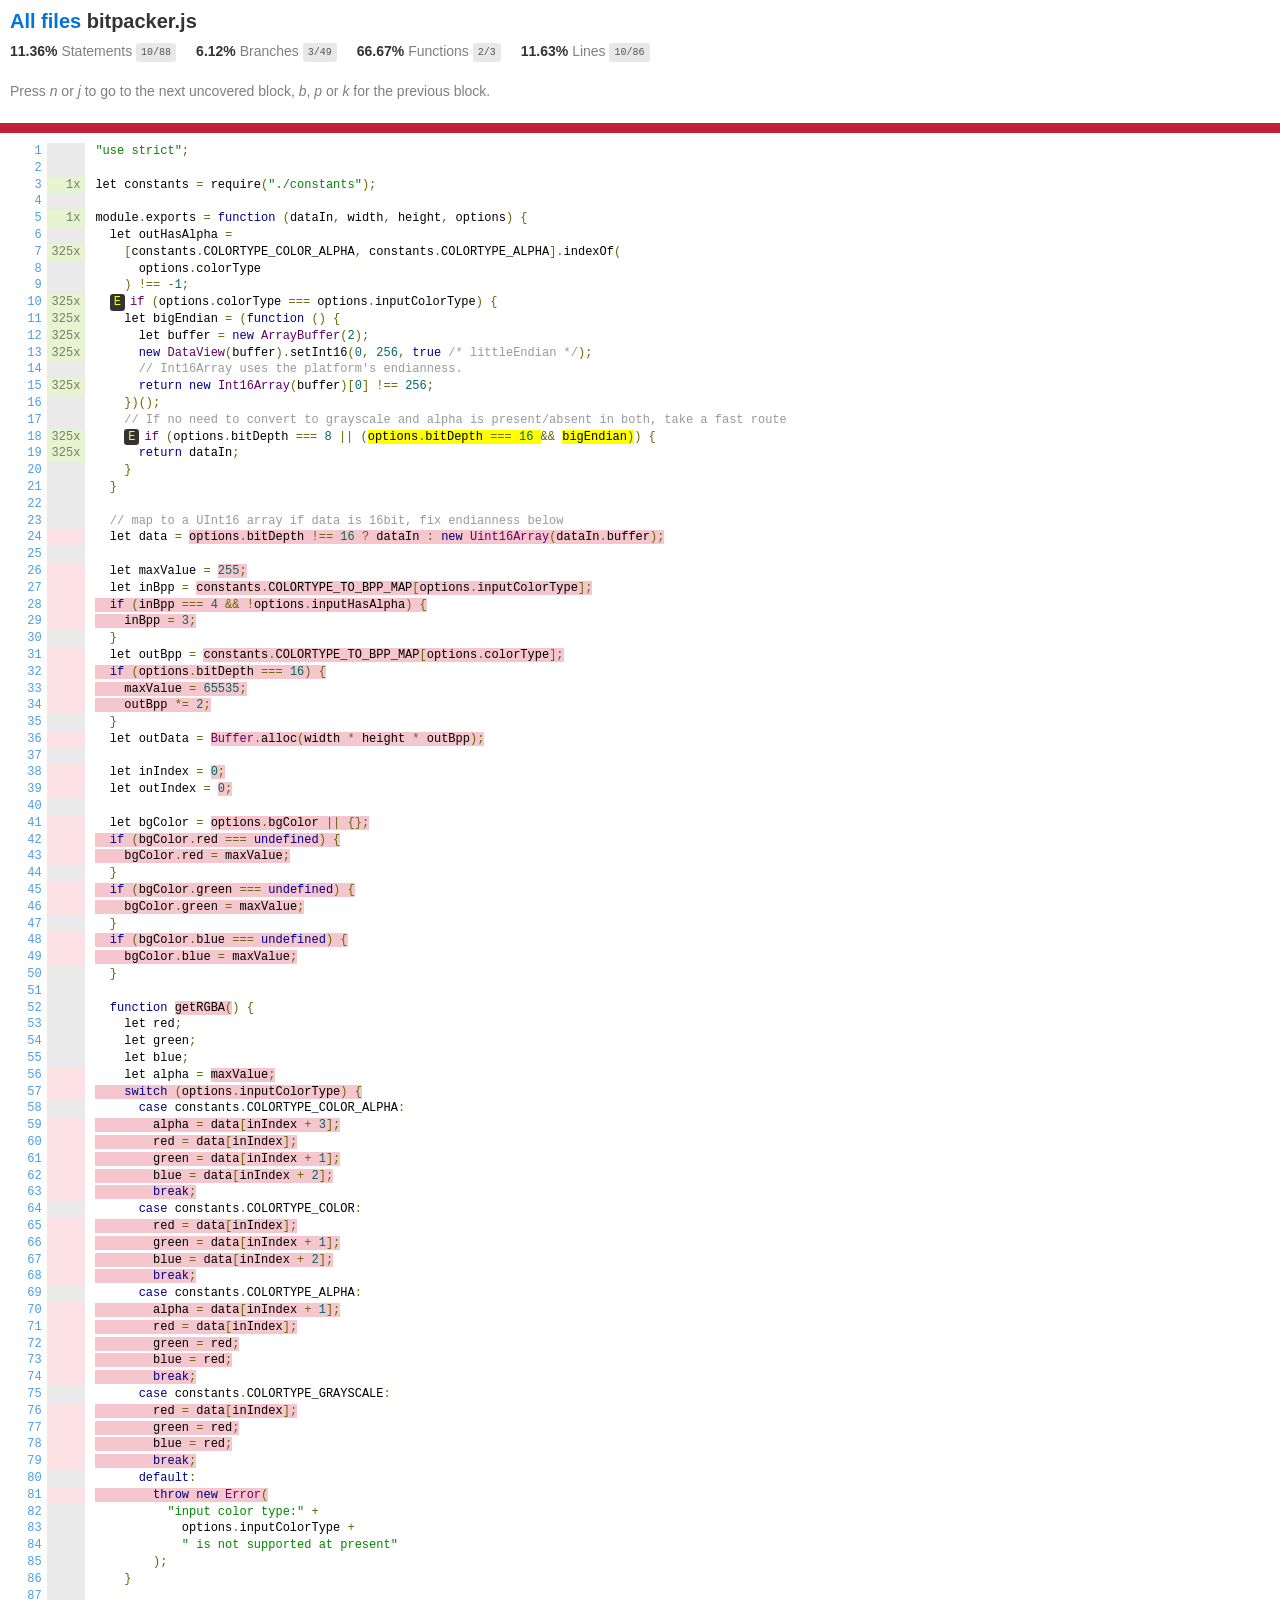
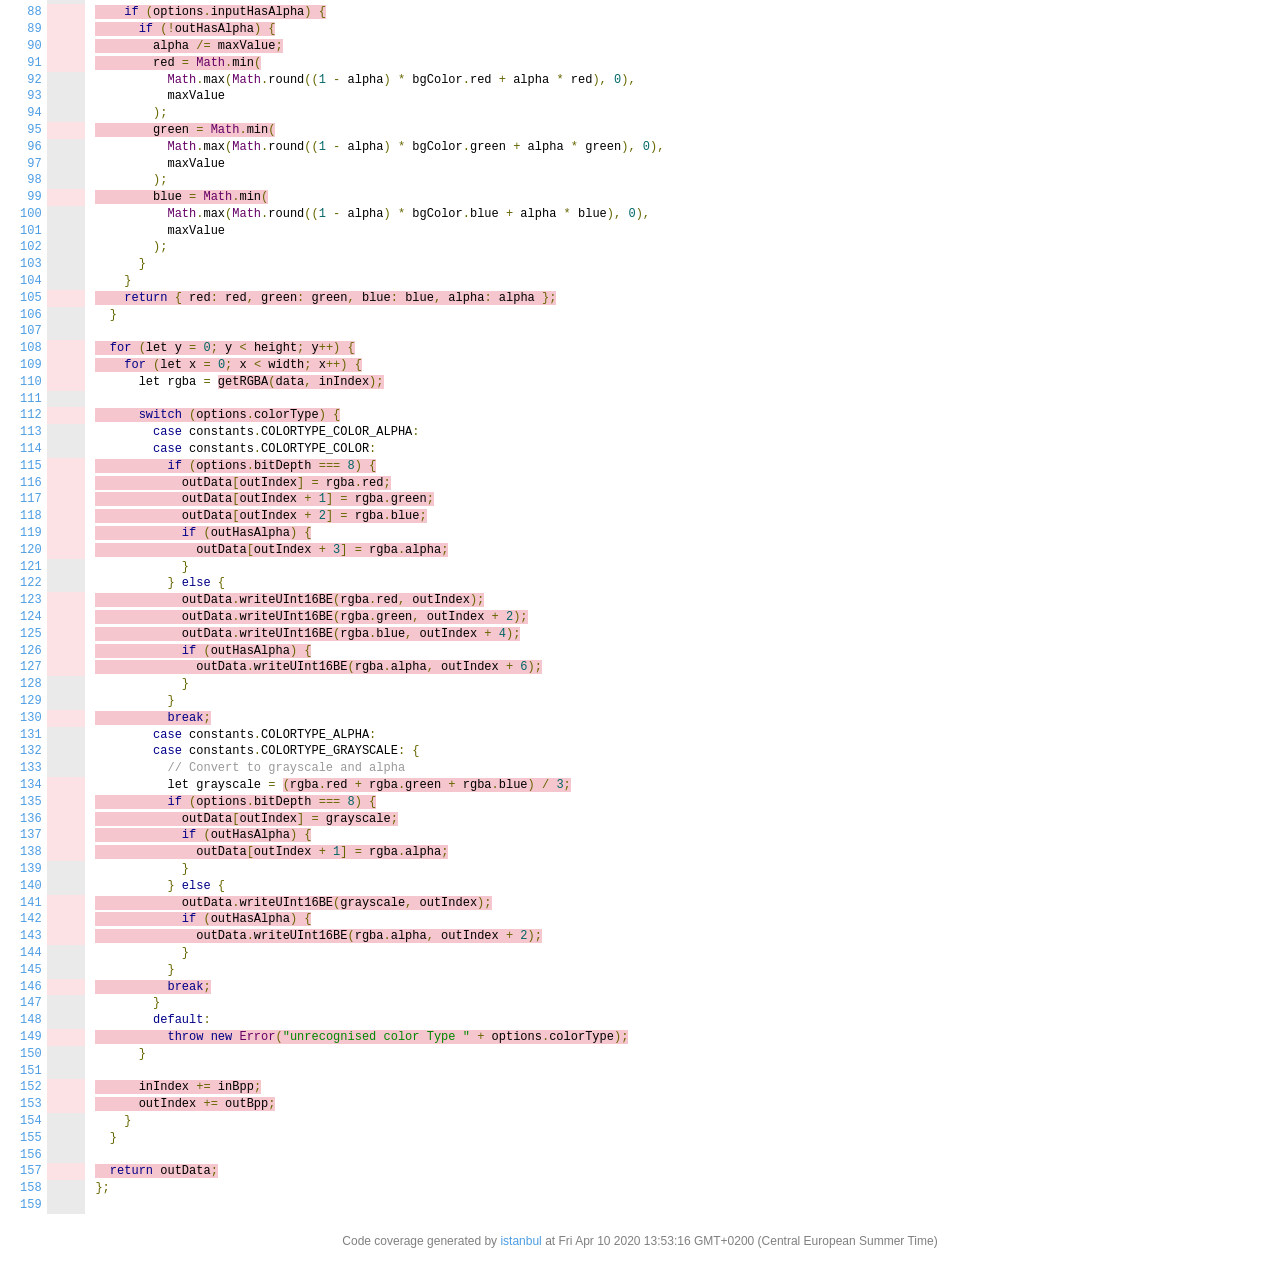
<file: acc/node_modules/pngjs/coverage/lcov-report/bitpacker.js.html>
<!doctype html>
<html lang="en">

<head>
    <title>Code coverage report for bitpacker.js</title>
    <meta charset="utf-8" />
    <link rel="stylesheet" href="prettify.css" />
    <link rel="stylesheet" href="base.css" />
    <link rel="shortcut icon" type="image/x-icon" href="favicon.png" />
    <meta name="viewport" content="width=device-width, initial-scale=1" />
    <style type='text/css'>
        .coverage-summary .sorter {
            background-image: url(sort-arrow-sprite.png);
        }
    </style>
</head>
    
<body>
<div class='wrapper'>
    <div class='pad1'>
        <h1><a href="index.html">All files</a> bitpacker.js</h1>
        <div class='clearfix'>
            
            <div class='fl pad1y space-right2'>
                <span class="strong">11.36% </span>
                <span class="quiet">Statements</span>
                <span class='fraction'>10/88</span>
            </div>
        
            
            <div class='fl pad1y space-right2'>
                <span class="strong">6.12% </span>
                <span class="quiet">Branches</span>
                <span class='fraction'>3/49</span>
            </div>
        
            
            <div class='fl pad1y space-right2'>
                <span class="strong">66.67% </span>
                <span class="quiet">Functions</span>
                <span class='fraction'>2/3</span>
            </div>
        
            
            <div class='fl pad1y space-right2'>
                <span class="strong">11.63% </span>
                <span class="quiet">Lines</span>
                <span class='fraction'>10/86</span>
            </div>
        
            
        </div>
        <p class="quiet">
            Press <em>n</em> or <em>j</em> to go to the next uncovered block, <em>b</em>, <em>p</em> or <em>k</em> for the previous block.
        </p>
    </div>
    <div class='status-line low'></div>
    <pre><table class="coverage">
<tr><td class="line-count quiet"><a name='L1'></a><a href='#L1'>1</a>
<a name='L2'></a><a href='#L2'>2</a>
<a name='L3'></a><a href='#L3'>3</a>
<a name='L4'></a><a href='#L4'>4</a>
<a name='L5'></a><a href='#L5'>5</a>
<a name='L6'></a><a href='#L6'>6</a>
<a name='L7'></a><a href='#L7'>7</a>
<a name='L8'></a><a href='#L8'>8</a>
<a name='L9'></a><a href='#L9'>9</a>
<a name='L10'></a><a href='#L10'>10</a>
<a name='L11'></a><a href='#L11'>11</a>
<a name='L12'></a><a href='#L12'>12</a>
<a name='L13'></a><a href='#L13'>13</a>
<a name='L14'></a><a href='#L14'>14</a>
<a name='L15'></a><a href='#L15'>15</a>
<a name='L16'></a><a href='#L16'>16</a>
<a name='L17'></a><a href='#L17'>17</a>
<a name='L18'></a><a href='#L18'>18</a>
<a name='L19'></a><a href='#L19'>19</a>
<a name='L20'></a><a href='#L20'>20</a>
<a name='L21'></a><a href='#L21'>21</a>
<a name='L22'></a><a href='#L22'>22</a>
<a name='L23'></a><a href='#L23'>23</a>
<a name='L24'></a><a href='#L24'>24</a>
<a name='L25'></a><a href='#L25'>25</a>
<a name='L26'></a><a href='#L26'>26</a>
<a name='L27'></a><a href='#L27'>27</a>
<a name='L28'></a><a href='#L28'>28</a>
<a name='L29'></a><a href='#L29'>29</a>
<a name='L30'></a><a href='#L30'>30</a>
<a name='L31'></a><a href='#L31'>31</a>
<a name='L32'></a><a href='#L32'>32</a>
<a name='L33'></a><a href='#L33'>33</a>
<a name='L34'></a><a href='#L34'>34</a>
<a name='L35'></a><a href='#L35'>35</a>
<a name='L36'></a><a href='#L36'>36</a>
<a name='L37'></a><a href='#L37'>37</a>
<a name='L38'></a><a href='#L38'>38</a>
<a name='L39'></a><a href='#L39'>39</a>
<a name='L40'></a><a href='#L40'>40</a>
<a name='L41'></a><a href='#L41'>41</a>
<a name='L42'></a><a href='#L42'>42</a>
<a name='L43'></a><a href='#L43'>43</a>
<a name='L44'></a><a href='#L44'>44</a>
<a name='L45'></a><a href='#L45'>45</a>
<a name='L46'></a><a href='#L46'>46</a>
<a name='L47'></a><a href='#L47'>47</a>
<a name='L48'></a><a href='#L48'>48</a>
<a name='L49'></a><a href='#L49'>49</a>
<a name='L50'></a><a href='#L50'>50</a>
<a name='L51'></a><a href='#L51'>51</a>
<a name='L52'></a><a href='#L52'>52</a>
<a name='L53'></a><a href='#L53'>53</a>
<a name='L54'></a><a href='#L54'>54</a>
<a name='L55'></a><a href='#L55'>55</a>
<a name='L56'></a><a href='#L56'>56</a>
<a name='L57'></a><a href='#L57'>57</a>
<a name='L58'></a><a href='#L58'>58</a>
<a name='L59'></a><a href='#L59'>59</a>
<a name='L60'></a><a href='#L60'>60</a>
<a name='L61'></a><a href='#L61'>61</a>
<a name='L62'></a><a href='#L62'>62</a>
<a name='L63'></a><a href='#L63'>63</a>
<a name='L64'></a><a href='#L64'>64</a>
<a name='L65'></a><a href='#L65'>65</a>
<a name='L66'></a><a href='#L66'>66</a>
<a name='L67'></a><a href='#L67'>67</a>
<a name='L68'></a><a href='#L68'>68</a>
<a name='L69'></a><a href='#L69'>69</a>
<a name='L70'></a><a href='#L70'>70</a>
<a name='L71'></a><a href='#L71'>71</a>
<a name='L72'></a><a href='#L72'>72</a>
<a name='L73'></a><a href='#L73'>73</a>
<a name='L74'></a><a href='#L74'>74</a>
<a name='L75'></a><a href='#L75'>75</a>
<a name='L76'></a><a href='#L76'>76</a>
<a name='L77'></a><a href='#L77'>77</a>
<a name='L78'></a><a href='#L78'>78</a>
<a name='L79'></a><a href='#L79'>79</a>
<a name='L80'></a><a href='#L80'>80</a>
<a name='L81'></a><a href='#L81'>81</a>
<a name='L82'></a><a href='#L82'>82</a>
<a name='L83'></a><a href='#L83'>83</a>
<a name='L84'></a><a href='#L84'>84</a>
<a name='L85'></a><a href='#L85'>85</a>
<a name='L86'></a><a href='#L86'>86</a>
<a name='L87'></a><a href='#L87'>87</a>
<a name='L88'></a><a href='#L88'>88</a>
<a name='L89'></a><a href='#L89'>89</a>
<a name='L90'></a><a href='#L90'>90</a>
<a name='L91'></a><a href='#L91'>91</a>
<a name='L92'></a><a href='#L92'>92</a>
<a name='L93'></a><a href='#L93'>93</a>
<a name='L94'></a><a href='#L94'>94</a>
<a name='L95'></a><a href='#L95'>95</a>
<a name='L96'></a><a href='#L96'>96</a>
<a name='L97'></a><a href='#L97'>97</a>
<a name='L98'></a><a href='#L98'>98</a>
<a name='L99'></a><a href='#L99'>99</a>
<a name='L100'></a><a href='#L100'>100</a>
<a name='L101'></a><a href='#L101'>101</a>
<a name='L102'></a><a href='#L102'>102</a>
<a name='L103'></a><a href='#L103'>103</a>
<a name='L104'></a><a href='#L104'>104</a>
<a name='L105'></a><a href='#L105'>105</a>
<a name='L106'></a><a href='#L106'>106</a>
<a name='L107'></a><a href='#L107'>107</a>
<a name='L108'></a><a href='#L108'>108</a>
<a name='L109'></a><a href='#L109'>109</a>
<a name='L110'></a><a href='#L110'>110</a>
<a name='L111'></a><a href='#L111'>111</a>
<a name='L112'></a><a href='#L112'>112</a>
<a name='L113'></a><a href='#L113'>113</a>
<a name='L114'></a><a href='#L114'>114</a>
<a name='L115'></a><a href='#L115'>115</a>
<a name='L116'></a><a href='#L116'>116</a>
<a name='L117'></a><a href='#L117'>117</a>
<a name='L118'></a><a href='#L118'>118</a>
<a name='L119'></a><a href='#L119'>119</a>
<a name='L120'></a><a href='#L120'>120</a>
<a name='L121'></a><a href='#L121'>121</a>
<a name='L122'></a><a href='#L122'>122</a>
<a name='L123'></a><a href='#L123'>123</a>
<a name='L124'></a><a href='#L124'>124</a>
<a name='L125'></a><a href='#L125'>125</a>
<a name='L126'></a><a href='#L126'>126</a>
<a name='L127'></a><a href='#L127'>127</a>
<a name='L128'></a><a href='#L128'>128</a>
<a name='L129'></a><a href='#L129'>129</a>
<a name='L130'></a><a href='#L130'>130</a>
<a name='L131'></a><a href='#L131'>131</a>
<a name='L132'></a><a href='#L132'>132</a>
<a name='L133'></a><a href='#L133'>133</a>
<a name='L134'></a><a href='#L134'>134</a>
<a name='L135'></a><a href='#L135'>135</a>
<a name='L136'></a><a href='#L136'>136</a>
<a name='L137'></a><a href='#L137'>137</a>
<a name='L138'></a><a href='#L138'>138</a>
<a name='L139'></a><a href='#L139'>139</a>
<a name='L140'></a><a href='#L140'>140</a>
<a name='L141'></a><a href='#L141'>141</a>
<a name='L142'></a><a href='#L142'>142</a>
<a name='L143'></a><a href='#L143'>143</a>
<a name='L144'></a><a href='#L144'>144</a>
<a name='L145'></a><a href='#L145'>145</a>
<a name='L146'></a><a href='#L146'>146</a>
<a name='L147'></a><a href='#L147'>147</a>
<a name='L148'></a><a href='#L148'>148</a>
<a name='L149'></a><a href='#L149'>149</a>
<a name='L150'></a><a href='#L150'>150</a>
<a name='L151'></a><a href='#L151'>151</a>
<a name='L152'></a><a href='#L152'>152</a>
<a name='L153'></a><a href='#L153'>153</a>
<a name='L154'></a><a href='#L154'>154</a>
<a name='L155'></a><a href='#L155'>155</a>
<a name='L156'></a><a href='#L156'>156</a>
<a name='L157'></a><a href='#L157'>157</a>
<a name='L158'></a><a href='#L158'>158</a>
<a name='L159'></a><a href='#L159'>159</a></td><td class="line-coverage quiet"><span class="cline-any cline-neutral">&nbsp;</span>
<span class="cline-any cline-neutral">&nbsp;</span>
<span class="cline-any cline-yes">1x</span>
<span class="cline-any cline-neutral">&nbsp;</span>
<span class="cline-any cline-yes">1x</span>
<span class="cline-any cline-neutral">&nbsp;</span>
<span class="cline-any cline-yes">325x</span>
<span class="cline-any cline-neutral">&nbsp;</span>
<span class="cline-any cline-neutral">&nbsp;</span>
<span class="cline-any cline-yes">325x</span>
<span class="cline-any cline-yes">325x</span>
<span class="cline-any cline-yes">325x</span>
<span class="cline-any cline-yes">325x</span>
<span class="cline-any cline-neutral">&nbsp;</span>
<span class="cline-any cline-yes">325x</span>
<span class="cline-any cline-neutral">&nbsp;</span>
<span class="cline-any cline-neutral">&nbsp;</span>
<span class="cline-any cline-yes">325x</span>
<span class="cline-any cline-yes">325x</span>
<span class="cline-any cline-neutral">&nbsp;</span>
<span class="cline-any cline-neutral">&nbsp;</span>
<span class="cline-any cline-neutral">&nbsp;</span>
<span class="cline-any cline-neutral">&nbsp;</span>
<span class="cline-any cline-no">&nbsp;</span>
<span class="cline-any cline-neutral">&nbsp;</span>
<span class="cline-any cline-no">&nbsp;</span>
<span class="cline-any cline-no">&nbsp;</span>
<span class="cline-any cline-no">&nbsp;</span>
<span class="cline-any cline-no">&nbsp;</span>
<span class="cline-any cline-neutral">&nbsp;</span>
<span class="cline-any cline-no">&nbsp;</span>
<span class="cline-any cline-no">&nbsp;</span>
<span class="cline-any cline-no">&nbsp;</span>
<span class="cline-any cline-no">&nbsp;</span>
<span class="cline-any cline-neutral">&nbsp;</span>
<span class="cline-any cline-no">&nbsp;</span>
<span class="cline-any cline-neutral">&nbsp;</span>
<span class="cline-any cline-no">&nbsp;</span>
<span class="cline-any cline-no">&nbsp;</span>
<span class="cline-any cline-neutral">&nbsp;</span>
<span class="cline-any cline-no">&nbsp;</span>
<span class="cline-any cline-no">&nbsp;</span>
<span class="cline-any cline-no">&nbsp;</span>
<span class="cline-any cline-neutral">&nbsp;</span>
<span class="cline-any cline-no">&nbsp;</span>
<span class="cline-any cline-no">&nbsp;</span>
<span class="cline-any cline-neutral">&nbsp;</span>
<span class="cline-any cline-no">&nbsp;</span>
<span class="cline-any cline-no">&nbsp;</span>
<span class="cline-any cline-neutral">&nbsp;</span>
<span class="cline-any cline-neutral">&nbsp;</span>
<span class="cline-any cline-neutral">&nbsp;</span>
<span class="cline-any cline-neutral">&nbsp;</span>
<span class="cline-any cline-neutral">&nbsp;</span>
<span class="cline-any cline-neutral">&nbsp;</span>
<span class="cline-any cline-no">&nbsp;</span>
<span class="cline-any cline-no">&nbsp;</span>
<span class="cline-any cline-neutral">&nbsp;</span>
<span class="cline-any cline-no">&nbsp;</span>
<span class="cline-any cline-no">&nbsp;</span>
<span class="cline-any cline-no">&nbsp;</span>
<span class="cline-any cline-no">&nbsp;</span>
<span class="cline-any cline-no">&nbsp;</span>
<span class="cline-any cline-neutral">&nbsp;</span>
<span class="cline-any cline-no">&nbsp;</span>
<span class="cline-any cline-no">&nbsp;</span>
<span class="cline-any cline-no">&nbsp;</span>
<span class="cline-any cline-no">&nbsp;</span>
<span class="cline-any cline-neutral">&nbsp;</span>
<span class="cline-any cline-no">&nbsp;</span>
<span class="cline-any cline-no">&nbsp;</span>
<span class="cline-any cline-no">&nbsp;</span>
<span class="cline-any cline-no">&nbsp;</span>
<span class="cline-any cline-no">&nbsp;</span>
<span class="cline-any cline-neutral">&nbsp;</span>
<span class="cline-any cline-no">&nbsp;</span>
<span class="cline-any cline-no">&nbsp;</span>
<span class="cline-any cline-no">&nbsp;</span>
<span class="cline-any cline-no">&nbsp;</span>
<span class="cline-any cline-neutral">&nbsp;</span>
<span class="cline-any cline-no">&nbsp;</span>
<span class="cline-any cline-neutral">&nbsp;</span>
<span class="cline-any cline-neutral">&nbsp;</span>
<span class="cline-any cline-neutral">&nbsp;</span>
<span class="cline-any cline-neutral">&nbsp;</span>
<span class="cline-any cline-neutral">&nbsp;</span>
<span class="cline-any cline-neutral">&nbsp;</span>
<span class="cline-any cline-no">&nbsp;</span>
<span class="cline-any cline-no">&nbsp;</span>
<span class="cline-any cline-no">&nbsp;</span>
<span class="cline-any cline-no">&nbsp;</span>
<span class="cline-any cline-neutral">&nbsp;</span>
<span class="cline-any cline-neutral">&nbsp;</span>
<span class="cline-any cline-neutral">&nbsp;</span>
<span class="cline-any cline-no">&nbsp;</span>
<span class="cline-any cline-neutral">&nbsp;</span>
<span class="cline-any cline-neutral">&nbsp;</span>
<span class="cline-any cline-neutral">&nbsp;</span>
<span class="cline-any cline-no">&nbsp;</span>
<span class="cline-any cline-neutral">&nbsp;</span>
<span class="cline-any cline-neutral">&nbsp;</span>
<span class="cline-any cline-neutral">&nbsp;</span>
<span class="cline-any cline-neutral">&nbsp;</span>
<span class="cline-any cline-neutral">&nbsp;</span>
<span class="cline-any cline-no">&nbsp;</span>
<span class="cline-any cline-neutral">&nbsp;</span>
<span class="cline-any cline-neutral">&nbsp;</span>
<span class="cline-any cline-no">&nbsp;</span>
<span class="cline-any cline-no">&nbsp;</span>
<span class="cline-any cline-no">&nbsp;</span>
<span class="cline-any cline-neutral">&nbsp;</span>
<span class="cline-any cline-no">&nbsp;</span>
<span class="cline-any cline-neutral">&nbsp;</span>
<span class="cline-any cline-neutral">&nbsp;</span>
<span class="cline-any cline-no">&nbsp;</span>
<span class="cline-any cline-no">&nbsp;</span>
<span class="cline-any cline-no">&nbsp;</span>
<span class="cline-any cline-no">&nbsp;</span>
<span class="cline-any cline-no">&nbsp;</span>
<span class="cline-any cline-no">&nbsp;</span>
<span class="cline-any cline-neutral">&nbsp;</span>
<span class="cline-any cline-neutral">&nbsp;</span>
<span class="cline-any cline-no">&nbsp;</span>
<span class="cline-any cline-no">&nbsp;</span>
<span class="cline-any cline-no">&nbsp;</span>
<span class="cline-any cline-no">&nbsp;</span>
<span class="cline-any cline-no">&nbsp;</span>
<span class="cline-any cline-neutral">&nbsp;</span>
<span class="cline-any cline-neutral">&nbsp;</span>
<span class="cline-any cline-no">&nbsp;</span>
<span class="cline-any cline-neutral">&nbsp;</span>
<span class="cline-any cline-neutral">&nbsp;</span>
<span class="cline-any cline-neutral">&nbsp;</span>
<span class="cline-any cline-no">&nbsp;</span>
<span class="cline-any cline-no">&nbsp;</span>
<span class="cline-any cline-no">&nbsp;</span>
<span class="cline-any cline-no">&nbsp;</span>
<span class="cline-any cline-no">&nbsp;</span>
<span class="cline-any cline-neutral">&nbsp;</span>
<span class="cline-any cline-neutral">&nbsp;</span>
<span class="cline-any cline-no">&nbsp;</span>
<span class="cline-any cline-no">&nbsp;</span>
<span class="cline-any cline-no">&nbsp;</span>
<span class="cline-any cline-neutral">&nbsp;</span>
<span class="cline-any cline-neutral">&nbsp;</span>
<span class="cline-any cline-no">&nbsp;</span>
<span class="cline-any cline-neutral">&nbsp;</span>
<span class="cline-any cline-neutral">&nbsp;</span>
<span class="cline-any cline-no">&nbsp;</span>
<span class="cline-any cline-neutral">&nbsp;</span>
<span class="cline-any cline-neutral">&nbsp;</span>
<span class="cline-any cline-no">&nbsp;</span>
<span class="cline-any cline-no">&nbsp;</span>
<span class="cline-any cline-neutral">&nbsp;</span>
<span class="cline-any cline-neutral">&nbsp;</span>
<span class="cline-any cline-neutral">&nbsp;</span>
<span class="cline-any cline-no">&nbsp;</span>
<span class="cline-any cline-neutral">&nbsp;</span>
<span class="cline-any cline-neutral">&nbsp;</span></td><td class="text"><pre class="prettyprint lang-js">"use strict";
&nbsp;
let constants = require("./constants");
&nbsp;
module.exports = function (dataIn, width, height, options) {
  let outHasAlpha =
    [constants.COLORTYPE_COLOR_ALPHA, constants.COLORTYPE_ALPHA].indexOf(
      options.colorType
    ) !== -1;
  <span class="missing-if-branch" title="else path not taken" >E</span>if (options.colorType === options.inputColorType) {
    let bigEndian = (function () {
      let buffer = new ArrayBuffer(2);
      new DataView(buffer).setInt16(0, 256, true /* littleEndian */);
      // Int16Array uses the platform's endianness.
      return new Int16Array(buffer)[0] !== 256;
    })();
    // If no need to convert to grayscale and alpha is present/absent in both, take a fast route
    <span class="missing-if-branch" title="else path not taken" >E</span>if (options.bitDepth === 8 || (<span class="branch-1 cbranch-no" title="branch not covered" >options.bitDepth === 16 </span>&amp;&amp; <span class="branch-2 cbranch-no" title="branch not covered" >bigEndian)</span>) {
      return dataIn;
    }
  }
&nbsp;
  // map to a UInt16 array if data is 16bit, fix endianness below
  let data = <span class="cstat-no" title="statement not covered" >options.bitDepth !== 16 ? dataIn : new Uint16Array(dataIn.buffer);</span>
&nbsp;
  let maxValue = <span class="cstat-no" title="statement not covered" >255;</span>
  let inBpp = <span class="cstat-no" title="statement not covered" >constants.COLORTYPE_TO_BPP_MAP[options.inputColorType];</span>
<span class="cstat-no" title="statement not covered" >  if (inBpp === 4 &amp;&amp; !options.inputHasAlpha) {</span>
<span class="cstat-no" title="statement not covered" >    inBpp = 3;</span>
  }
  let outBpp = <span class="cstat-no" title="statement not covered" >constants.COLORTYPE_TO_BPP_MAP[options.colorType];</span>
<span class="cstat-no" title="statement not covered" >  if (options.bitDepth === 16) {</span>
<span class="cstat-no" title="statement not covered" >    maxValue = 65535;</span>
<span class="cstat-no" title="statement not covered" >    outBpp *= 2;</span>
  }
  let outData = <span class="cstat-no" title="statement not covered" >Buffer.alloc(width * height * outBpp);</span>
&nbsp;
  let inIndex = <span class="cstat-no" title="statement not covered" >0;</span>
  let outIndex = <span class="cstat-no" title="statement not covered" >0;</span>
&nbsp;
  let bgColor = <span class="cstat-no" title="statement not covered" >options.bgColor || {};</span>
<span class="cstat-no" title="statement not covered" >  if (bgColor.red === undefined) {</span>
<span class="cstat-no" title="statement not covered" >    bgColor.red = maxValue;</span>
  }
<span class="cstat-no" title="statement not covered" >  if (bgColor.green === undefined) {</span>
<span class="cstat-no" title="statement not covered" >    bgColor.green = maxValue;</span>
  }
<span class="cstat-no" title="statement not covered" >  if (bgColor.blue === undefined) {</span>
<span class="cstat-no" title="statement not covered" >    bgColor.blue = maxValue;</span>
  }
&nbsp;
  function <span class="fstat-no" title="function not covered" >getRGBA(</span>) {
    let red;
    let green;
    let blue;
    let alpha = <span class="cstat-no" title="statement not covered" >maxValue;</span>
<span class="cstat-no" title="statement not covered" >    switch (options.inputColorType) {</span>
      case constants.COLORTYPE_COLOR_ALPHA:
<span class="cstat-no" title="statement not covered" >        alpha = data[inIndex + 3];</span>
<span class="cstat-no" title="statement not covered" >        red = data[inIndex];</span>
<span class="cstat-no" title="statement not covered" >        green = data[inIndex + 1];</span>
<span class="cstat-no" title="statement not covered" >        blue = data[inIndex + 2];</span>
<span class="cstat-no" title="statement not covered" >        break;</span>
      case constants.COLORTYPE_COLOR:
<span class="cstat-no" title="statement not covered" >        red = data[inIndex];</span>
<span class="cstat-no" title="statement not covered" >        green = data[inIndex + 1];</span>
<span class="cstat-no" title="statement not covered" >        blue = data[inIndex + 2];</span>
<span class="cstat-no" title="statement not covered" >        break;</span>
      case constants.COLORTYPE_ALPHA:
<span class="cstat-no" title="statement not covered" >        alpha = data[inIndex + 1];</span>
<span class="cstat-no" title="statement not covered" >        red = data[inIndex];</span>
<span class="cstat-no" title="statement not covered" >        green = red;</span>
<span class="cstat-no" title="statement not covered" >        blue = red;</span>
<span class="cstat-no" title="statement not covered" >        break;</span>
      case constants.COLORTYPE_GRAYSCALE:
<span class="cstat-no" title="statement not covered" >        red = data[inIndex];</span>
<span class="cstat-no" title="statement not covered" >        green = red;</span>
<span class="cstat-no" title="statement not covered" >        blue = red;</span>
<span class="cstat-no" title="statement not covered" >        break;</span>
      default:
<span class="cstat-no" title="statement not covered" >        throw new Error(</span>
          "input color type:" +
            options.inputColorType +
            " is not supported at present"
        );
    }
&nbsp;
<span class="cstat-no" title="statement not covered" >    if (options.inputHasAlpha) {</span>
<span class="cstat-no" title="statement not covered" >      if (!outHasAlpha) {</span>
<span class="cstat-no" title="statement not covered" >        alpha /= maxValue;</span>
<span class="cstat-no" title="statement not covered" >        red = Math.min(</span>
          Math.max(Math.round((1 - alpha) * bgColor.red + alpha * red), 0),
          maxValue
        );
<span class="cstat-no" title="statement not covered" >        green = Math.min(</span>
          Math.max(Math.round((1 - alpha) * bgColor.green + alpha * green), 0),
          maxValue
        );
<span class="cstat-no" title="statement not covered" >        blue = Math.min(</span>
          Math.max(Math.round((1 - alpha) * bgColor.blue + alpha * blue), 0),
          maxValue
        );
      }
    }
<span class="cstat-no" title="statement not covered" >    return { red: red, green: green, blue: blue, alpha: alpha };</span>
  }
&nbsp;
<span class="cstat-no" title="statement not covered" >  for (let y = <span class="cstat-no" title="statement not covered" >0;</span> y &lt; height; y++) {</span>
<span class="cstat-no" title="statement not covered" >    for (let x = <span class="cstat-no" title="statement not covered" >0;</span> x &lt; width; x++) {</span>
      let rgba = <span class="cstat-no" title="statement not covered" >getRGBA(data, inIndex);</span>
&nbsp;
<span class="cstat-no" title="statement not covered" >      switch (options.colorType) {</span>
        case constants.COLORTYPE_COLOR_ALPHA:
        case constants.COLORTYPE_COLOR:
<span class="cstat-no" title="statement not covered" >          if (options.bitDepth === 8) {</span>
<span class="cstat-no" title="statement not covered" >            outData[outIndex] = rgba.red;</span>
<span class="cstat-no" title="statement not covered" >            outData[outIndex + 1] = rgba.green;</span>
<span class="cstat-no" title="statement not covered" >            outData[outIndex + 2] = rgba.blue;</span>
<span class="cstat-no" title="statement not covered" >            if (outHasAlpha) {</span>
<span class="cstat-no" title="statement not covered" >              outData[outIndex + 3] = rgba.alpha;</span>
            }
          } else {
<span class="cstat-no" title="statement not covered" >            outData.writeUInt16BE(rgba.red, outIndex);</span>
<span class="cstat-no" title="statement not covered" >            outData.writeUInt16BE(rgba.green, outIndex + 2);</span>
<span class="cstat-no" title="statement not covered" >            outData.writeUInt16BE(rgba.blue, outIndex + 4);</span>
<span class="cstat-no" title="statement not covered" >            if (outHasAlpha) {</span>
<span class="cstat-no" title="statement not covered" >              outData.writeUInt16BE(rgba.alpha, outIndex + 6);</span>
            }
          }
<span class="cstat-no" title="statement not covered" >          break;</span>
        case constants.COLORTYPE_ALPHA:
        case constants.COLORTYPE_GRAYSCALE: {
          // Convert to grayscale and alpha
          let grayscale = <span class="cstat-no" title="statement not covered" >(rgba.red + rgba.green + rgba.blue) / 3;</span>
<span class="cstat-no" title="statement not covered" >          if (options.bitDepth === 8) {</span>
<span class="cstat-no" title="statement not covered" >            outData[outIndex] = grayscale;</span>
<span class="cstat-no" title="statement not covered" >            if (outHasAlpha) {</span>
<span class="cstat-no" title="statement not covered" >              outData[outIndex + 1] = rgba.alpha;</span>
            }
          } else {
<span class="cstat-no" title="statement not covered" >            outData.writeUInt16BE(grayscale, outIndex);</span>
<span class="cstat-no" title="statement not covered" >            if (outHasAlpha) {</span>
<span class="cstat-no" title="statement not covered" >              outData.writeUInt16BE(rgba.alpha, outIndex + 2);</span>
            }
          }
<span class="cstat-no" title="statement not covered" >          break;</span>
        }
        default:
<span class="cstat-no" title="statement not covered" >          throw new Error("unrecognised color Type " + options.colorType);</span>
      }
&nbsp;
<span class="cstat-no" title="statement not covered" >      inIndex += inBpp;</span>
<span class="cstat-no" title="statement not covered" >      outIndex += outBpp;</span>
    }
  }
&nbsp;
<span class="cstat-no" title="statement not covered" >  return outData;</span>
};
&nbsp;</pre></td></tr></table></pre>

                <div class='push'></div><!-- for sticky footer -->
            </div><!-- /wrapper -->
            <div class='footer quiet pad2 space-top1 center small'>
                Code coverage generated by
                <a href="https://istanbul.js.org/" target="_blank">istanbul</a>
                at Fri Apr 10 2020 13:53:16 GMT+0200 (Central European Summer Time)
            </div>
        </div>
        <script src="prettify.js"></script>
        <script>
            window.onload = function () {
                prettyPrint();
            };
        </script>
        <script src="sorter.js"></script>
        <script src="block-navigation.js"></script>
    </body>
</html>
</file>
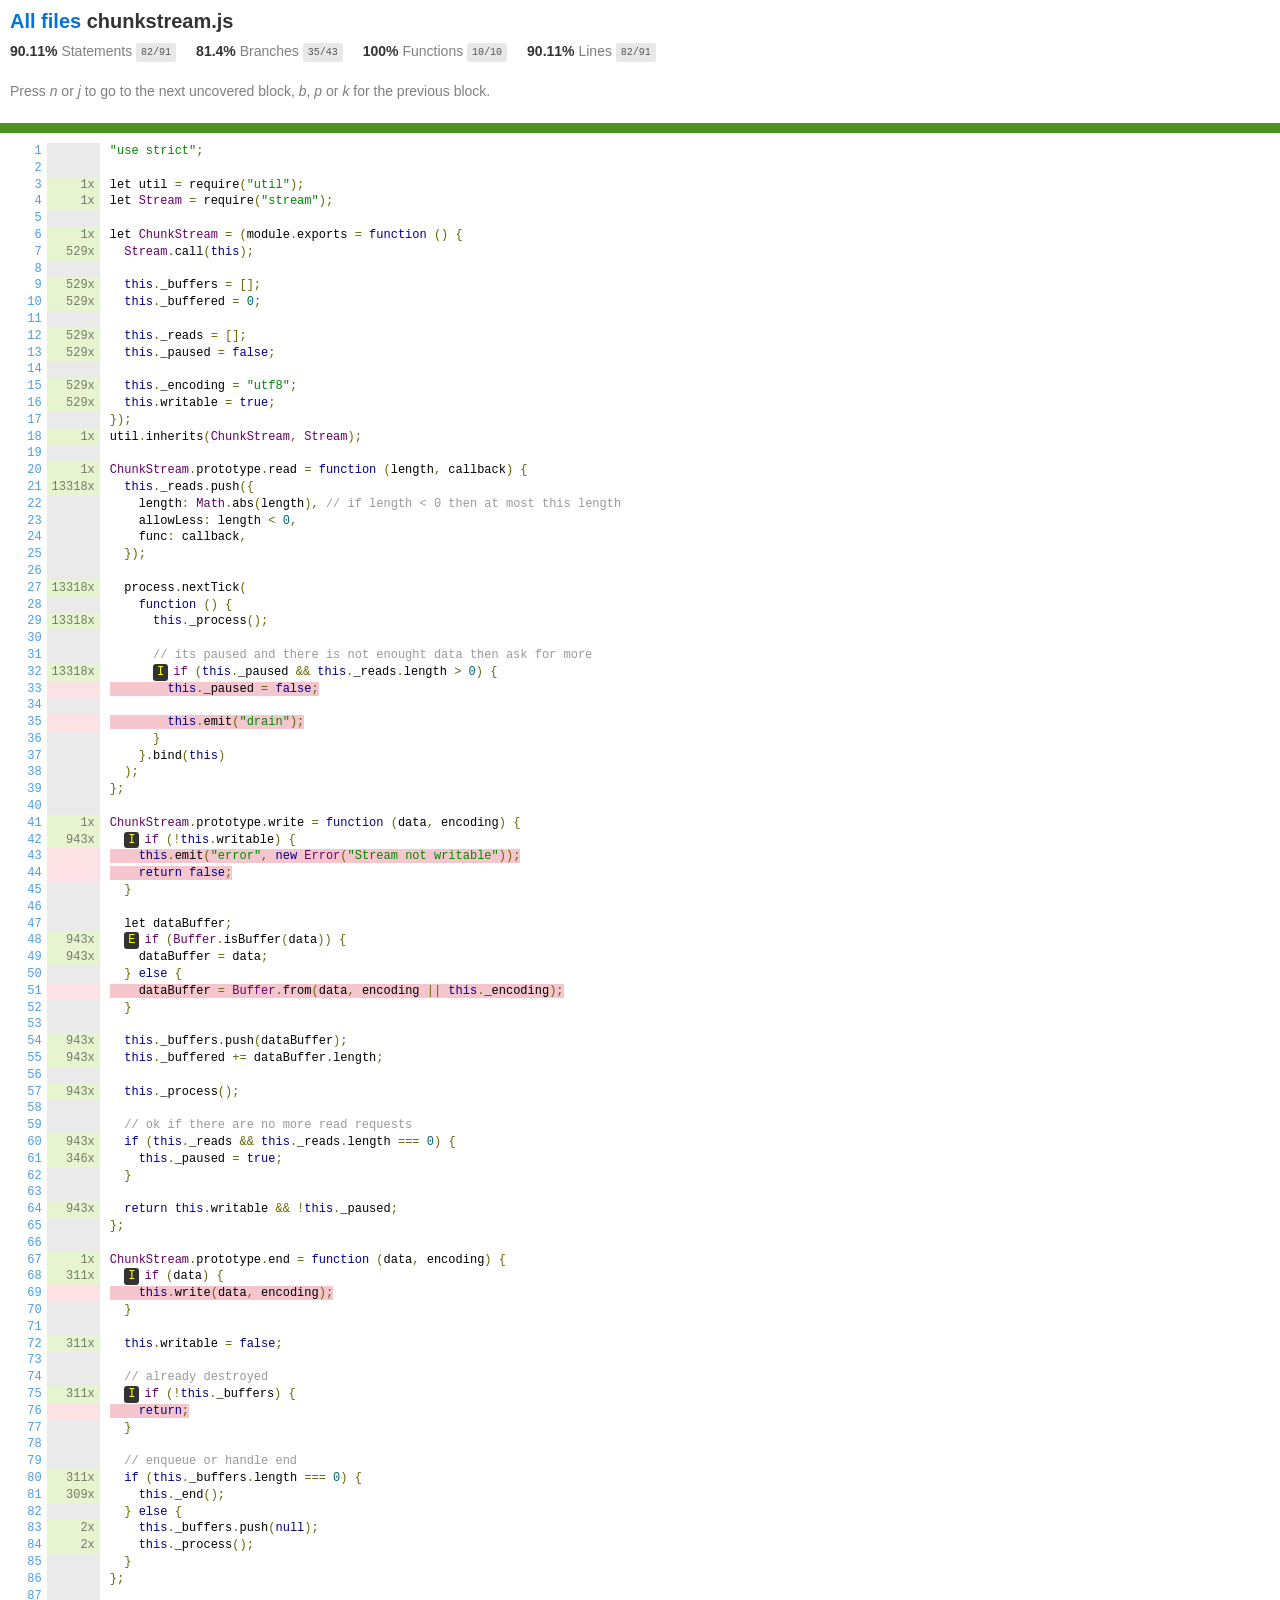
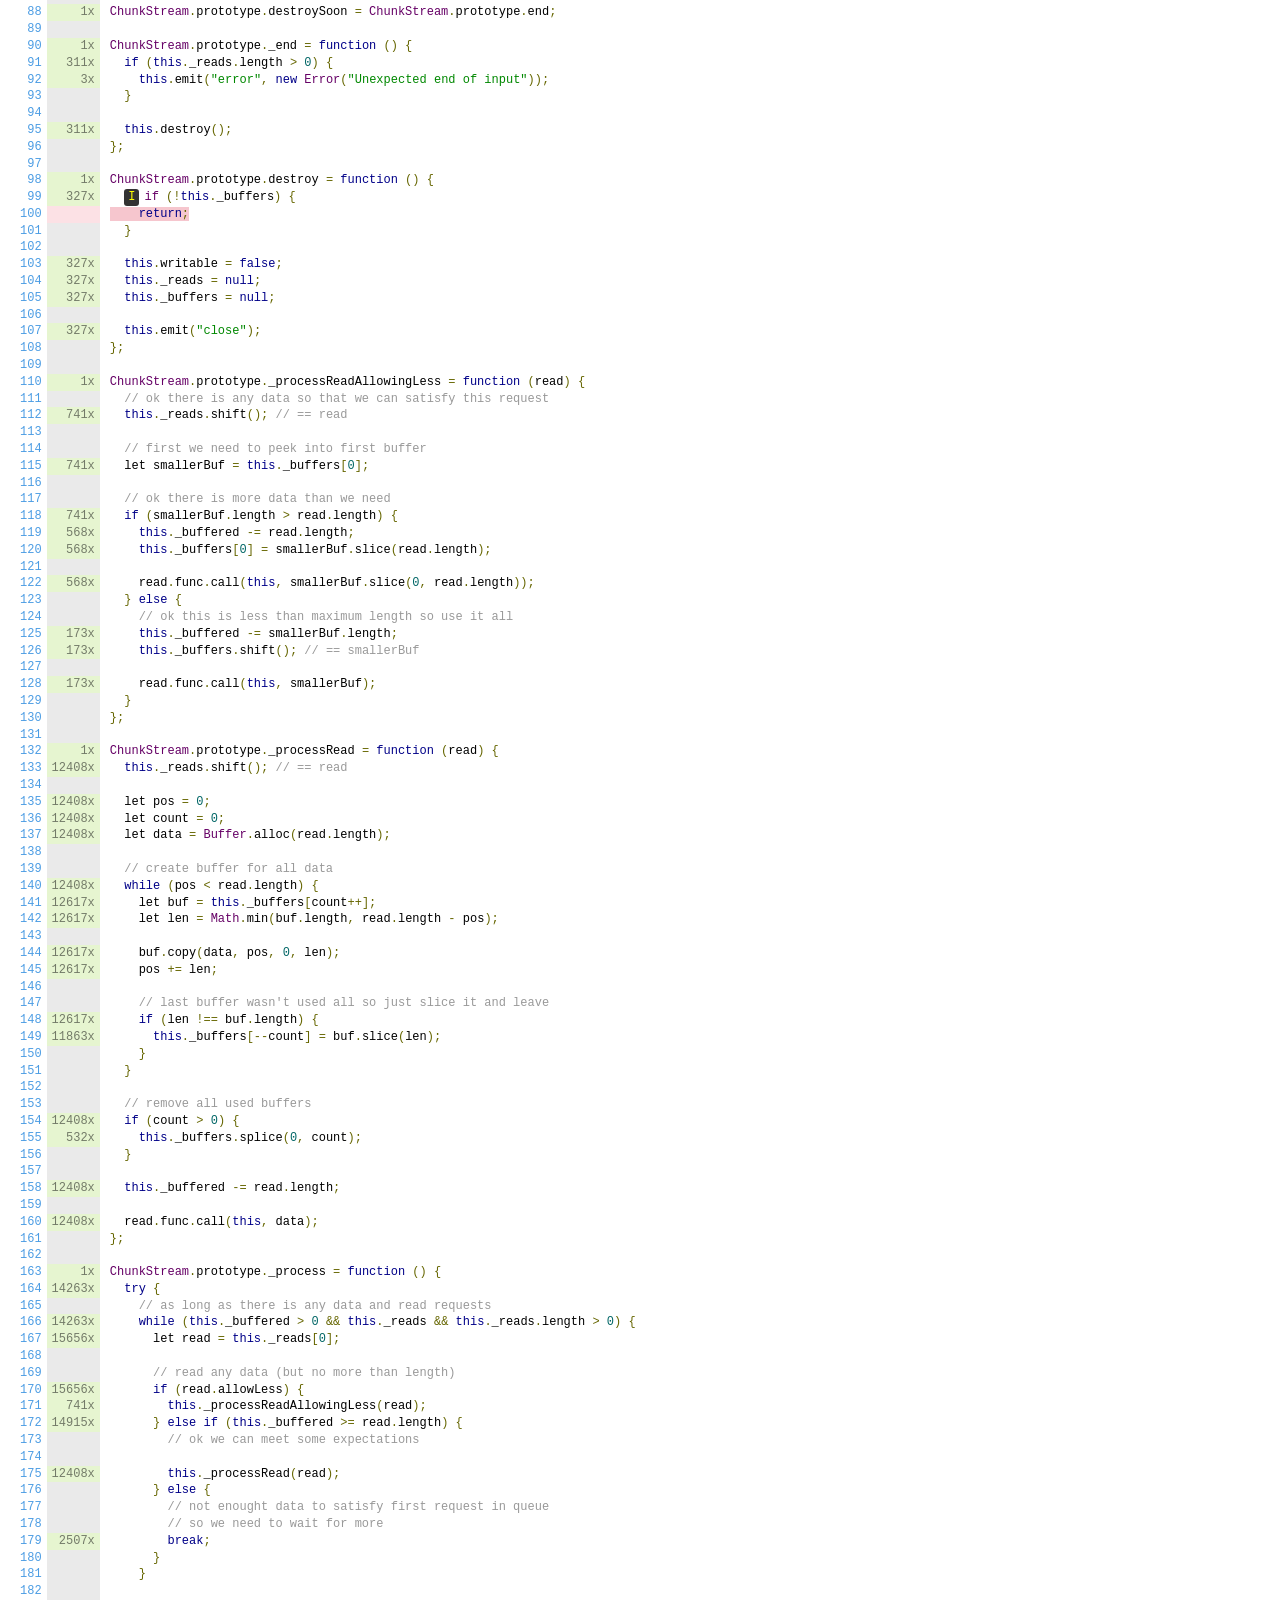
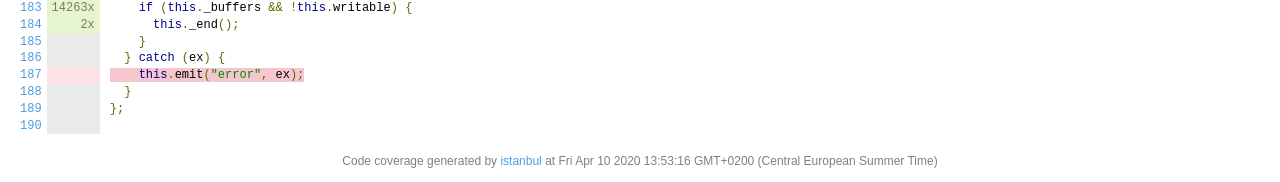
<file: acc/node_modules/pngjs/coverage/lcov-report/chunkstream.js.html>
<!doctype html>
<html lang="en">

<head>
    <title>Code coverage report for chunkstream.js</title>
    <meta charset="utf-8" />
    <link rel="stylesheet" href="prettify.css" />
    <link rel="stylesheet" href="base.css" />
    <link rel="shortcut icon" type="image/x-icon" href="favicon.png" />
    <meta name="viewport" content="width=device-width, initial-scale=1" />
    <style type='text/css'>
        .coverage-summary .sorter {
            background-image: url(sort-arrow-sprite.png);
        }
    </style>
</head>
    
<body>
<div class='wrapper'>
    <div class='pad1'>
        <h1><a href="index.html">All files</a> chunkstream.js</h1>
        <div class='clearfix'>
            
            <div class='fl pad1y space-right2'>
                <span class="strong">90.11% </span>
                <span class="quiet">Statements</span>
                <span class='fraction'>82/91</span>
            </div>
        
            
            <div class='fl pad1y space-right2'>
                <span class="strong">81.4% </span>
                <span class="quiet">Branches</span>
                <span class='fraction'>35/43</span>
            </div>
        
            
            <div class='fl pad1y space-right2'>
                <span class="strong">100% </span>
                <span class="quiet">Functions</span>
                <span class='fraction'>10/10</span>
            </div>
        
            
            <div class='fl pad1y space-right2'>
                <span class="strong">90.11% </span>
                <span class="quiet">Lines</span>
                <span class='fraction'>82/91</span>
            </div>
        
            
        </div>
        <p class="quiet">
            Press <em>n</em> or <em>j</em> to go to the next uncovered block, <em>b</em>, <em>p</em> or <em>k</em> for the previous block.
        </p>
    </div>
    <div class='status-line high'></div>
    <pre><table class="coverage">
<tr><td class="line-count quiet"><a name='L1'></a><a href='#L1'>1</a>
<a name='L2'></a><a href='#L2'>2</a>
<a name='L3'></a><a href='#L3'>3</a>
<a name='L4'></a><a href='#L4'>4</a>
<a name='L5'></a><a href='#L5'>5</a>
<a name='L6'></a><a href='#L6'>6</a>
<a name='L7'></a><a href='#L7'>7</a>
<a name='L8'></a><a href='#L8'>8</a>
<a name='L9'></a><a href='#L9'>9</a>
<a name='L10'></a><a href='#L10'>10</a>
<a name='L11'></a><a href='#L11'>11</a>
<a name='L12'></a><a href='#L12'>12</a>
<a name='L13'></a><a href='#L13'>13</a>
<a name='L14'></a><a href='#L14'>14</a>
<a name='L15'></a><a href='#L15'>15</a>
<a name='L16'></a><a href='#L16'>16</a>
<a name='L17'></a><a href='#L17'>17</a>
<a name='L18'></a><a href='#L18'>18</a>
<a name='L19'></a><a href='#L19'>19</a>
<a name='L20'></a><a href='#L20'>20</a>
<a name='L21'></a><a href='#L21'>21</a>
<a name='L22'></a><a href='#L22'>22</a>
<a name='L23'></a><a href='#L23'>23</a>
<a name='L24'></a><a href='#L24'>24</a>
<a name='L25'></a><a href='#L25'>25</a>
<a name='L26'></a><a href='#L26'>26</a>
<a name='L27'></a><a href='#L27'>27</a>
<a name='L28'></a><a href='#L28'>28</a>
<a name='L29'></a><a href='#L29'>29</a>
<a name='L30'></a><a href='#L30'>30</a>
<a name='L31'></a><a href='#L31'>31</a>
<a name='L32'></a><a href='#L32'>32</a>
<a name='L33'></a><a href='#L33'>33</a>
<a name='L34'></a><a href='#L34'>34</a>
<a name='L35'></a><a href='#L35'>35</a>
<a name='L36'></a><a href='#L36'>36</a>
<a name='L37'></a><a href='#L37'>37</a>
<a name='L38'></a><a href='#L38'>38</a>
<a name='L39'></a><a href='#L39'>39</a>
<a name='L40'></a><a href='#L40'>40</a>
<a name='L41'></a><a href='#L41'>41</a>
<a name='L42'></a><a href='#L42'>42</a>
<a name='L43'></a><a href='#L43'>43</a>
<a name='L44'></a><a href='#L44'>44</a>
<a name='L45'></a><a href='#L45'>45</a>
<a name='L46'></a><a href='#L46'>46</a>
<a name='L47'></a><a href='#L47'>47</a>
<a name='L48'></a><a href='#L48'>48</a>
<a name='L49'></a><a href='#L49'>49</a>
<a name='L50'></a><a href='#L50'>50</a>
<a name='L51'></a><a href='#L51'>51</a>
<a name='L52'></a><a href='#L52'>52</a>
<a name='L53'></a><a href='#L53'>53</a>
<a name='L54'></a><a href='#L54'>54</a>
<a name='L55'></a><a href='#L55'>55</a>
<a name='L56'></a><a href='#L56'>56</a>
<a name='L57'></a><a href='#L57'>57</a>
<a name='L58'></a><a href='#L58'>58</a>
<a name='L59'></a><a href='#L59'>59</a>
<a name='L60'></a><a href='#L60'>60</a>
<a name='L61'></a><a href='#L61'>61</a>
<a name='L62'></a><a href='#L62'>62</a>
<a name='L63'></a><a href='#L63'>63</a>
<a name='L64'></a><a href='#L64'>64</a>
<a name='L65'></a><a href='#L65'>65</a>
<a name='L66'></a><a href='#L66'>66</a>
<a name='L67'></a><a href='#L67'>67</a>
<a name='L68'></a><a href='#L68'>68</a>
<a name='L69'></a><a href='#L69'>69</a>
<a name='L70'></a><a href='#L70'>70</a>
<a name='L71'></a><a href='#L71'>71</a>
<a name='L72'></a><a href='#L72'>72</a>
<a name='L73'></a><a href='#L73'>73</a>
<a name='L74'></a><a href='#L74'>74</a>
<a name='L75'></a><a href='#L75'>75</a>
<a name='L76'></a><a href='#L76'>76</a>
<a name='L77'></a><a href='#L77'>77</a>
<a name='L78'></a><a href='#L78'>78</a>
<a name='L79'></a><a href='#L79'>79</a>
<a name='L80'></a><a href='#L80'>80</a>
<a name='L81'></a><a href='#L81'>81</a>
<a name='L82'></a><a href='#L82'>82</a>
<a name='L83'></a><a href='#L83'>83</a>
<a name='L84'></a><a href='#L84'>84</a>
<a name='L85'></a><a href='#L85'>85</a>
<a name='L86'></a><a href='#L86'>86</a>
<a name='L87'></a><a href='#L87'>87</a>
<a name='L88'></a><a href='#L88'>88</a>
<a name='L89'></a><a href='#L89'>89</a>
<a name='L90'></a><a href='#L90'>90</a>
<a name='L91'></a><a href='#L91'>91</a>
<a name='L92'></a><a href='#L92'>92</a>
<a name='L93'></a><a href='#L93'>93</a>
<a name='L94'></a><a href='#L94'>94</a>
<a name='L95'></a><a href='#L95'>95</a>
<a name='L96'></a><a href='#L96'>96</a>
<a name='L97'></a><a href='#L97'>97</a>
<a name='L98'></a><a href='#L98'>98</a>
<a name='L99'></a><a href='#L99'>99</a>
<a name='L100'></a><a href='#L100'>100</a>
<a name='L101'></a><a href='#L101'>101</a>
<a name='L102'></a><a href='#L102'>102</a>
<a name='L103'></a><a href='#L103'>103</a>
<a name='L104'></a><a href='#L104'>104</a>
<a name='L105'></a><a href='#L105'>105</a>
<a name='L106'></a><a href='#L106'>106</a>
<a name='L107'></a><a href='#L107'>107</a>
<a name='L108'></a><a href='#L108'>108</a>
<a name='L109'></a><a href='#L109'>109</a>
<a name='L110'></a><a href='#L110'>110</a>
<a name='L111'></a><a href='#L111'>111</a>
<a name='L112'></a><a href='#L112'>112</a>
<a name='L113'></a><a href='#L113'>113</a>
<a name='L114'></a><a href='#L114'>114</a>
<a name='L115'></a><a href='#L115'>115</a>
<a name='L116'></a><a href='#L116'>116</a>
<a name='L117'></a><a href='#L117'>117</a>
<a name='L118'></a><a href='#L118'>118</a>
<a name='L119'></a><a href='#L119'>119</a>
<a name='L120'></a><a href='#L120'>120</a>
<a name='L121'></a><a href='#L121'>121</a>
<a name='L122'></a><a href='#L122'>122</a>
<a name='L123'></a><a href='#L123'>123</a>
<a name='L124'></a><a href='#L124'>124</a>
<a name='L125'></a><a href='#L125'>125</a>
<a name='L126'></a><a href='#L126'>126</a>
<a name='L127'></a><a href='#L127'>127</a>
<a name='L128'></a><a href='#L128'>128</a>
<a name='L129'></a><a href='#L129'>129</a>
<a name='L130'></a><a href='#L130'>130</a>
<a name='L131'></a><a href='#L131'>131</a>
<a name='L132'></a><a href='#L132'>132</a>
<a name='L133'></a><a href='#L133'>133</a>
<a name='L134'></a><a href='#L134'>134</a>
<a name='L135'></a><a href='#L135'>135</a>
<a name='L136'></a><a href='#L136'>136</a>
<a name='L137'></a><a href='#L137'>137</a>
<a name='L138'></a><a href='#L138'>138</a>
<a name='L139'></a><a href='#L139'>139</a>
<a name='L140'></a><a href='#L140'>140</a>
<a name='L141'></a><a href='#L141'>141</a>
<a name='L142'></a><a href='#L142'>142</a>
<a name='L143'></a><a href='#L143'>143</a>
<a name='L144'></a><a href='#L144'>144</a>
<a name='L145'></a><a href='#L145'>145</a>
<a name='L146'></a><a href='#L146'>146</a>
<a name='L147'></a><a href='#L147'>147</a>
<a name='L148'></a><a href='#L148'>148</a>
<a name='L149'></a><a href='#L149'>149</a>
<a name='L150'></a><a href='#L150'>150</a>
<a name='L151'></a><a href='#L151'>151</a>
<a name='L152'></a><a href='#L152'>152</a>
<a name='L153'></a><a href='#L153'>153</a>
<a name='L154'></a><a href='#L154'>154</a>
<a name='L155'></a><a href='#L155'>155</a>
<a name='L156'></a><a href='#L156'>156</a>
<a name='L157'></a><a href='#L157'>157</a>
<a name='L158'></a><a href='#L158'>158</a>
<a name='L159'></a><a href='#L159'>159</a>
<a name='L160'></a><a href='#L160'>160</a>
<a name='L161'></a><a href='#L161'>161</a>
<a name='L162'></a><a href='#L162'>162</a>
<a name='L163'></a><a href='#L163'>163</a>
<a name='L164'></a><a href='#L164'>164</a>
<a name='L165'></a><a href='#L165'>165</a>
<a name='L166'></a><a href='#L166'>166</a>
<a name='L167'></a><a href='#L167'>167</a>
<a name='L168'></a><a href='#L168'>168</a>
<a name='L169'></a><a href='#L169'>169</a>
<a name='L170'></a><a href='#L170'>170</a>
<a name='L171'></a><a href='#L171'>171</a>
<a name='L172'></a><a href='#L172'>172</a>
<a name='L173'></a><a href='#L173'>173</a>
<a name='L174'></a><a href='#L174'>174</a>
<a name='L175'></a><a href='#L175'>175</a>
<a name='L176'></a><a href='#L176'>176</a>
<a name='L177'></a><a href='#L177'>177</a>
<a name='L178'></a><a href='#L178'>178</a>
<a name='L179'></a><a href='#L179'>179</a>
<a name='L180'></a><a href='#L180'>180</a>
<a name='L181'></a><a href='#L181'>181</a>
<a name='L182'></a><a href='#L182'>182</a>
<a name='L183'></a><a href='#L183'>183</a>
<a name='L184'></a><a href='#L184'>184</a>
<a name='L185'></a><a href='#L185'>185</a>
<a name='L186'></a><a href='#L186'>186</a>
<a name='L187'></a><a href='#L187'>187</a>
<a name='L188'></a><a href='#L188'>188</a>
<a name='L189'></a><a href='#L189'>189</a>
<a name='L190'></a><a href='#L190'>190</a></td><td class="line-coverage quiet"><span class="cline-any cline-neutral">&nbsp;</span>
<span class="cline-any cline-neutral">&nbsp;</span>
<span class="cline-any cline-yes">1x</span>
<span class="cline-any cline-yes">1x</span>
<span class="cline-any cline-neutral">&nbsp;</span>
<span class="cline-any cline-yes">1x</span>
<span class="cline-any cline-yes">529x</span>
<span class="cline-any cline-neutral">&nbsp;</span>
<span class="cline-any cline-yes">529x</span>
<span class="cline-any cline-yes">529x</span>
<span class="cline-any cline-neutral">&nbsp;</span>
<span class="cline-any cline-yes">529x</span>
<span class="cline-any cline-yes">529x</span>
<span class="cline-any cline-neutral">&nbsp;</span>
<span class="cline-any cline-yes">529x</span>
<span class="cline-any cline-yes">529x</span>
<span class="cline-any cline-neutral">&nbsp;</span>
<span class="cline-any cline-yes">1x</span>
<span class="cline-any cline-neutral">&nbsp;</span>
<span class="cline-any cline-yes">1x</span>
<span class="cline-any cline-yes">13318x</span>
<span class="cline-any cline-neutral">&nbsp;</span>
<span class="cline-any cline-neutral">&nbsp;</span>
<span class="cline-any cline-neutral">&nbsp;</span>
<span class="cline-any cline-neutral">&nbsp;</span>
<span class="cline-any cline-neutral">&nbsp;</span>
<span class="cline-any cline-yes">13318x</span>
<span class="cline-any cline-neutral">&nbsp;</span>
<span class="cline-any cline-yes">13318x</span>
<span class="cline-any cline-neutral">&nbsp;</span>
<span class="cline-any cline-neutral">&nbsp;</span>
<span class="cline-any cline-yes">13318x</span>
<span class="cline-any cline-no">&nbsp;</span>
<span class="cline-any cline-neutral">&nbsp;</span>
<span class="cline-any cline-no">&nbsp;</span>
<span class="cline-any cline-neutral">&nbsp;</span>
<span class="cline-any cline-neutral">&nbsp;</span>
<span class="cline-any cline-neutral">&nbsp;</span>
<span class="cline-any cline-neutral">&nbsp;</span>
<span class="cline-any cline-neutral">&nbsp;</span>
<span class="cline-any cline-yes">1x</span>
<span class="cline-any cline-yes">943x</span>
<span class="cline-any cline-no">&nbsp;</span>
<span class="cline-any cline-no">&nbsp;</span>
<span class="cline-any cline-neutral">&nbsp;</span>
<span class="cline-any cline-neutral">&nbsp;</span>
<span class="cline-any cline-neutral">&nbsp;</span>
<span class="cline-any cline-yes">943x</span>
<span class="cline-any cline-yes">943x</span>
<span class="cline-any cline-neutral">&nbsp;</span>
<span class="cline-any cline-no">&nbsp;</span>
<span class="cline-any cline-neutral">&nbsp;</span>
<span class="cline-any cline-neutral">&nbsp;</span>
<span class="cline-any cline-yes">943x</span>
<span class="cline-any cline-yes">943x</span>
<span class="cline-any cline-neutral">&nbsp;</span>
<span class="cline-any cline-yes">943x</span>
<span class="cline-any cline-neutral">&nbsp;</span>
<span class="cline-any cline-neutral">&nbsp;</span>
<span class="cline-any cline-yes">943x</span>
<span class="cline-any cline-yes">346x</span>
<span class="cline-any cline-neutral">&nbsp;</span>
<span class="cline-any cline-neutral">&nbsp;</span>
<span class="cline-any cline-yes">943x</span>
<span class="cline-any cline-neutral">&nbsp;</span>
<span class="cline-any cline-neutral">&nbsp;</span>
<span class="cline-any cline-yes">1x</span>
<span class="cline-any cline-yes">311x</span>
<span class="cline-any cline-no">&nbsp;</span>
<span class="cline-any cline-neutral">&nbsp;</span>
<span class="cline-any cline-neutral">&nbsp;</span>
<span class="cline-any cline-yes">311x</span>
<span class="cline-any cline-neutral">&nbsp;</span>
<span class="cline-any cline-neutral">&nbsp;</span>
<span class="cline-any cline-yes">311x</span>
<span class="cline-any cline-no">&nbsp;</span>
<span class="cline-any cline-neutral">&nbsp;</span>
<span class="cline-any cline-neutral">&nbsp;</span>
<span class="cline-any cline-neutral">&nbsp;</span>
<span class="cline-any cline-yes">311x</span>
<span class="cline-any cline-yes">309x</span>
<span class="cline-any cline-neutral">&nbsp;</span>
<span class="cline-any cline-yes">2x</span>
<span class="cline-any cline-yes">2x</span>
<span class="cline-any cline-neutral">&nbsp;</span>
<span class="cline-any cline-neutral">&nbsp;</span>
<span class="cline-any cline-neutral">&nbsp;</span>
<span class="cline-any cline-yes">1x</span>
<span class="cline-any cline-neutral">&nbsp;</span>
<span class="cline-any cline-yes">1x</span>
<span class="cline-any cline-yes">311x</span>
<span class="cline-any cline-yes">3x</span>
<span class="cline-any cline-neutral">&nbsp;</span>
<span class="cline-any cline-neutral">&nbsp;</span>
<span class="cline-any cline-yes">311x</span>
<span class="cline-any cline-neutral">&nbsp;</span>
<span class="cline-any cline-neutral">&nbsp;</span>
<span class="cline-any cline-yes">1x</span>
<span class="cline-any cline-yes">327x</span>
<span class="cline-any cline-no">&nbsp;</span>
<span class="cline-any cline-neutral">&nbsp;</span>
<span class="cline-any cline-neutral">&nbsp;</span>
<span class="cline-any cline-yes">327x</span>
<span class="cline-any cline-yes">327x</span>
<span class="cline-any cline-yes">327x</span>
<span class="cline-any cline-neutral">&nbsp;</span>
<span class="cline-any cline-yes">327x</span>
<span class="cline-any cline-neutral">&nbsp;</span>
<span class="cline-any cline-neutral">&nbsp;</span>
<span class="cline-any cline-yes">1x</span>
<span class="cline-any cline-neutral">&nbsp;</span>
<span class="cline-any cline-yes">741x</span>
<span class="cline-any cline-neutral">&nbsp;</span>
<span class="cline-any cline-neutral">&nbsp;</span>
<span class="cline-any cline-yes">741x</span>
<span class="cline-any cline-neutral">&nbsp;</span>
<span class="cline-any cline-neutral">&nbsp;</span>
<span class="cline-any cline-yes">741x</span>
<span class="cline-any cline-yes">568x</span>
<span class="cline-any cline-yes">568x</span>
<span class="cline-any cline-neutral">&nbsp;</span>
<span class="cline-any cline-yes">568x</span>
<span class="cline-any cline-neutral">&nbsp;</span>
<span class="cline-any cline-neutral">&nbsp;</span>
<span class="cline-any cline-yes">173x</span>
<span class="cline-any cline-yes">173x</span>
<span class="cline-any cline-neutral">&nbsp;</span>
<span class="cline-any cline-yes">173x</span>
<span class="cline-any cline-neutral">&nbsp;</span>
<span class="cline-any cline-neutral">&nbsp;</span>
<span class="cline-any cline-neutral">&nbsp;</span>
<span class="cline-any cline-yes">1x</span>
<span class="cline-any cline-yes">12408x</span>
<span class="cline-any cline-neutral">&nbsp;</span>
<span class="cline-any cline-yes">12408x</span>
<span class="cline-any cline-yes">12408x</span>
<span class="cline-any cline-yes">12408x</span>
<span class="cline-any cline-neutral">&nbsp;</span>
<span class="cline-any cline-neutral">&nbsp;</span>
<span class="cline-any cline-yes">12408x</span>
<span class="cline-any cline-yes">12617x</span>
<span class="cline-any cline-yes">12617x</span>
<span class="cline-any cline-neutral">&nbsp;</span>
<span class="cline-any cline-yes">12617x</span>
<span class="cline-any cline-yes">12617x</span>
<span class="cline-any cline-neutral">&nbsp;</span>
<span class="cline-any cline-neutral">&nbsp;</span>
<span class="cline-any cline-yes">12617x</span>
<span class="cline-any cline-yes">11863x</span>
<span class="cline-any cline-neutral">&nbsp;</span>
<span class="cline-any cline-neutral">&nbsp;</span>
<span class="cline-any cline-neutral">&nbsp;</span>
<span class="cline-any cline-neutral">&nbsp;</span>
<span class="cline-any cline-yes">12408x</span>
<span class="cline-any cline-yes">532x</span>
<span class="cline-any cline-neutral">&nbsp;</span>
<span class="cline-any cline-neutral">&nbsp;</span>
<span class="cline-any cline-yes">12408x</span>
<span class="cline-any cline-neutral">&nbsp;</span>
<span class="cline-any cline-yes">12408x</span>
<span class="cline-any cline-neutral">&nbsp;</span>
<span class="cline-any cline-neutral">&nbsp;</span>
<span class="cline-any cline-yes">1x</span>
<span class="cline-any cline-yes">14263x</span>
<span class="cline-any cline-neutral">&nbsp;</span>
<span class="cline-any cline-yes">14263x</span>
<span class="cline-any cline-yes">15656x</span>
<span class="cline-any cline-neutral">&nbsp;</span>
<span class="cline-any cline-neutral">&nbsp;</span>
<span class="cline-any cline-yes">15656x</span>
<span class="cline-any cline-yes">741x</span>
<span class="cline-any cline-yes">14915x</span>
<span class="cline-any cline-neutral">&nbsp;</span>
<span class="cline-any cline-neutral">&nbsp;</span>
<span class="cline-any cline-yes">12408x</span>
<span class="cline-any cline-neutral">&nbsp;</span>
<span class="cline-any cline-neutral">&nbsp;</span>
<span class="cline-any cline-neutral">&nbsp;</span>
<span class="cline-any cline-yes">2507x</span>
<span class="cline-any cline-neutral">&nbsp;</span>
<span class="cline-any cline-neutral">&nbsp;</span>
<span class="cline-any cline-neutral">&nbsp;</span>
<span class="cline-any cline-yes">14263x</span>
<span class="cline-any cline-yes">2x</span>
<span class="cline-any cline-neutral">&nbsp;</span>
<span class="cline-any cline-neutral">&nbsp;</span>
<span class="cline-any cline-no">&nbsp;</span>
<span class="cline-any cline-neutral">&nbsp;</span>
<span class="cline-any cline-neutral">&nbsp;</span>
<span class="cline-any cline-neutral">&nbsp;</span></td><td class="text"><pre class="prettyprint lang-js">"use strict";
&nbsp;
let util = require("util");
let Stream = require("stream");
&nbsp;
let ChunkStream = (module.exports = function () {
  Stream.call(this);
&nbsp;
  this._buffers = [];
  this._buffered = 0;
&nbsp;
  this._reads = [];
  this._paused = false;
&nbsp;
  this._encoding = "utf8";
  this.writable = true;
});
util.inherits(ChunkStream, Stream);
&nbsp;
ChunkStream.prototype.read = function (length, callback) {
  this._reads.push({
    length: Math.abs(length), // if length &lt; 0 then at most this length
    allowLess: length &lt; 0,
    func: callback,
  });
&nbsp;
  process.nextTick(
    function () {
      this._process();
&nbsp;
      // its paused and there is not enought data then ask for more
      <span class="missing-if-branch" title="if path not taken" >I</span>if (this._paused &amp;&amp; this._reads.length &gt; 0) {
<span class="cstat-no" title="statement not covered" >        this._paused = false;</span>
&nbsp;
<span class="cstat-no" title="statement not covered" >        this.emit("drain");</span>
      }
    }.bind(this)
  );
};
&nbsp;
ChunkStream.prototype.write = function (data, encoding) {
  <span class="missing-if-branch" title="if path not taken" >I</span>if (!this.writable) {
<span class="cstat-no" title="statement not covered" >    this.emit("error", new Error("Stream not writable"));</span>
<span class="cstat-no" title="statement not covered" >    return false;</span>
  }
&nbsp;
  let dataBuffer;
  <span class="missing-if-branch" title="else path not taken" >E</span>if (Buffer.isBuffer(data)) {
    dataBuffer = data;
  } else {
<span class="cstat-no" title="statement not covered" >    dataBuffer = Buffer.from(data, encoding || this._encoding);</span>
  }
&nbsp;
  this._buffers.push(dataBuffer);
  this._buffered += dataBuffer.length;
&nbsp;
  this._process();
&nbsp;
  // ok if there are no more read requests
  if (this._reads &amp;&amp; this._reads.length === 0) {
    this._paused = true;
  }
&nbsp;
  return this.writable &amp;&amp; !this._paused;
};
&nbsp;
ChunkStream.prototype.end = function (data, encoding) {
  <span class="missing-if-branch" title="if path not taken" >I</span>if (data) {
<span class="cstat-no" title="statement not covered" >    this.write(data, encoding);</span>
  }
&nbsp;
  this.writable = false;
&nbsp;
  // already destroyed
  <span class="missing-if-branch" title="if path not taken" >I</span>if (!this._buffers) {
<span class="cstat-no" title="statement not covered" >    return;</span>
  }
&nbsp;
  // enqueue or handle end
  if (this._buffers.length === 0) {
    this._end();
  } else {
    this._buffers.push(null);
    this._process();
  }
};
&nbsp;
ChunkStream.prototype.destroySoon = ChunkStream.prototype.end;
&nbsp;
ChunkStream.prototype._end = function () {
  if (this._reads.length &gt; 0) {
    this.emit("error", new Error("Unexpected end of input"));
  }
&nbsp;
  this.destroy();
};
&nbsp;
ChunkStream.prototype.destroy = function () {
  <span class="missing-if-branch" title="if path not taken" >I</span>if (!this._buffers) {
<span class="cstat-no" title="statement not covered" >    return;</span>
  }
&nbsp;
  this.writable = false;
  this._reads = null;
  this._buffers = null;
&nbsp;
  this.emit("close");
};
&nbsp;
ChunkStream.prototype._processReadAllowingLess = function (read) {
  // ok there is any data so that we can satisfy this request
  this._reads.shift(); // == read
&nbsp;
  // first we need to peek into first buffer
  let smallerBuf = this._buffers[0];
&nbsp;
  // ok there is more data than we need
  if (smallerBuf.length &gt; read.length) {
    this._buffered -= read.length;
    this._buffers[0] = smallerBuf.slice(read.length);
&nbsp;
    read.func.call(this, smallerBuf.slice(0, read.length));
  } else {
    // ok this is less than maximum length so use it all
    this._buffered -= smallerBuf.length;
    this._buffers.shift(); // == smallerBuf
&nbsp;
    read.func.call(this, smallerBuf);
  }
};
&nbsp;
ChunkStream.prototype._processRead = function (read) {
  this._reads.shift(); // == read
&nbsp;
  let pos = 0;
  let count = 0;
  let data = Buffer.alloc(read.length);
&nbsp;
  // create buffer for all data
  while (pos &lt; read.length) {
    let buf = this._buffers[count++];
    let len = Math.min(buf.length, read.length - pos);
&nbsp;
    buf.copy(data, pos, 0, len);
    pos += len;
&nbsp;
    // last buffer wasn't used all so just slice it and leave
    if (len !== buf.length) {
      this._buffers[--count] = buf.slice(len);
    }
  }
&nbsp;
  // remove all used buffers
  if (count &gt; 0) {
    this._buffers.splice(0, count);
  }
&nbsp;
  this._buffered -= read.length;
&nbsp;
  read.func.call(this, data);
};
&nbsp;
ChunkStream.prototype._process = function () {
  try {
    // as long as there is any data and read requests
    while (this._buffered &gt; 0 &amp;&amp; this._reads &amp;&amp; this._reads.length &gt; 0) {
      let read = this._reads[0];
&nbsp;
      // read any data (but no more than length)
      if (read.allowLess) {
        this._processReadAllowingLess(read);
      } else if (this._buffered &gt;= read.length) {
        // ok we can meet some expectations
&nbsp;
        this._processRead(read);
      } else {
        // not enought data to satisfy first request in queue
        // so we need to wait for more
        break;
      }
    }
&nbsp;
    if (this._buffers &amp;&amp; !this.writable) {
      this._end();
    }
  } catch (ex) {
<span class="cstat-no" title="statement not covered" >    this.emit("error", ex);</span>
  }
};
&nbsp;</pre></td></tr></table></pre>

                <div class='push'></div><!-- for sticky footer -->
            </div><!-- /wrapper -->
            <div class='footer quiet pad2 space-top1 center small'>
                Code coverage generated by
                <a href="https://istanbul.js.org/" target="_blank">istanbul</a>
                at Fri Apr 10 2020 13:53:16 GMT+0200 (Central European Summer Time)
            </div>
        </div>
        <script src="prettify.js"></script>
        <script>
            window.onload = function () {
                prettyPrint();
            };
        </script>
        <script src="sorter.js"></script>
        <script src="block-navigation.js"></script>
    </body>
</html>
</file>
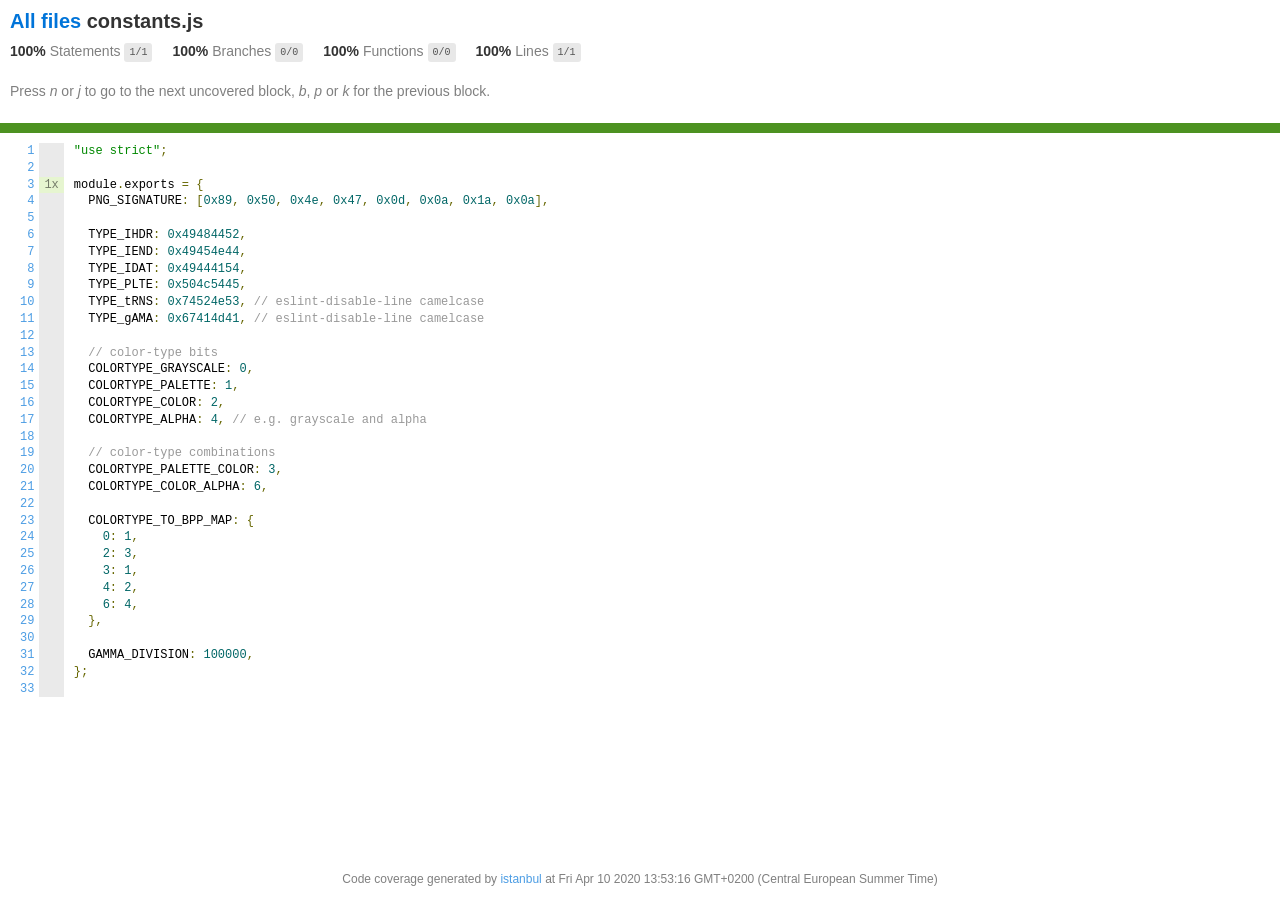
<file: acc/node_modules/pngjs/coverage/lcov-report/constants.js.html>
<!doctype html>
<html lang="en">

<head>
    <title>Code coverage report for constants.js</title>
    <meta charset="utf-8" />
    <link rel="stylesheet" href="prettify.css" />
    <link rel="stylesheet" href="base.css" />
    <link rel="shortcut icon" type="image/x-icon" href="favicon.png" />
    <meta name="viewport" content="width=device-width, initial-scale=1" />
    <style type='text/css'>
        .coverage-summary .sorter {
            background-image: url(sort-arrow-sprite.png);
        }
    </style>
</head>
    
<body>
<div class='wrapper'>
    <div class='pad1'>
        <h1><a href="index.html">All files</a> constants.js</h1>
        <div class='clearfix'>
            
            <div class='fl pad1y space-right2'>
                <span class="strong">100% </span>
                <span class="quiet">Statements</span>
                <span class='fraction'>1/1</span>
            </div>
        
            
            <div class='fl pad1y space-right2'>
                <span class="strong">100% </span>
                <span class="quiet">Branches</span>
                <span class='fraction'>0/0</span>
            </div>
        
            
            <div class='fl pad1y space-right2'>
                <span class="strong">100% </span>
                <span class="quiet">Functions</span>
                <span class='fraction'>0/0</span>
            </div>
        
            
            <div class='fl pad1y space-right2'>
                <span class="strong">100% </span>
                <span class="quiet">Lines</span>
                <span class='fraction'>1/1</span>
            </div>
        
            
        </div>
        <p class="quiet">
            Press <em>n</em> or <em>j</em> to go to the next uncovered block, <em>b</em>, <em>p</em> or <em>k</em> for the previous block.
        </p>
    </div>
    <div class='status-line high'></div>
    <pre><table class="coverage">
<tr><td class="line-count quiet"><a name='L1'></a><a href='#L1'>1</a>
<a name='L2'></a><a href='#L2'>2</a>
<a name='L3'></a><a href='#L3'>3</a>
<a name='L4'></a><a href='#L4'>4</a>
<a name='L5'></a><a href='#L5'>5</a>
<a name='L6'></a><a href='#L6'>6</a>
<a name='L7'></a><a href='#L7'>7</a>
<a name='L8'></a><a href='#L8'>8</a>
<a name='L9'></a><a href='#L9'>9</a>
<a name='L10'></a><a href='#L10'>10</a>
<a name='L11'></a><a href='#L11'>11</a>
<a name='L12'></a><a href='#L12'>12</a>
<a name='L13'></a><a href='#L13'>13</a>
<a name='L14'></a><a href='#L14'>14</a>
<a name='L15'></a><a href='#L15'>15</a>
<a name='L16'></a><a href='#L16'>16</a>
<a name='L17'></a><a href='#L17'>17</a>
<a name='L18'></a><a href='#L18'>18</a>
<a name='L19'></a><a href='#L19'>19</a>
<a name='L20'></a><a href='#L20'>20</a>
<a name='L21'></a><a href='#L21'>21</a>
<a name='L22'></a><a href='#L22'>22</a>
<a name='L23'></a><a href='#L23'>23</a>
<a name='L24'></a><a href='#L24'>24</a>
<a name='L25'></a><a href='#L25'>25</a>
<a name='L26'></a><a href='#L26'>26</a>
<a name='L27'></a><a href='#L27'>27</a>
<a name='L28'></a><a href='#L28'>28</a>
<a name='L29'></a><a href='#L29'>29</a>
<a name='L30'></a><a href='#L30'>30</a>
<a name='L31'></a><a href='#L31'>31</a>
<a name='L32'></a><a href='#L32'>32</a>
<a name='L33'></a><a href='#L33'>33</a></td><td class="line-coverage quiet"><span class="cline-any cline-neutral">&nbsp;</span>
<span class="cline-any cline-neutral">&nbsp;</span>
<span class="cline-any cline-yes">1x</span>
<span class="cline-any cline-neutral">&nbsp;</span>
<span class="cline-any cline-neutral">&nbsp;</span>
<span class="cline-any cline-neutral">&nbsp;</span>
<span class="cline-any cline-neutral">&nbsp;</span>
<span class="cline-any cline-neutral">&nbsp;</span>
<span class="cline-any cline-neutral">&nbsp;</span>
<span class="cline-any cline-neutral">&nbsp;</span>
<span class="cline-any cline-neutral">&nbsp;</span>
<span class="cline-any cline-neutral">&nbsp;</span>
<span class="cline-any cline-neutral">&nbsp;</span>
<span class="cline-any cline-neutral">&nbsp;</span>
<span class="cline-any cline-neutral">&nbsp;</span>
<span class="cline-any cline-neutral">&nbsp;</span>
<span class="cline-any cline-neutral">&nbsp;</span>
<span class="cline-any cline-neutral">&nbsp;</span>
<span class="cline-any cline-neutral">&nbsp;</span>
<span class="cline-any cline-neutral">&nbsp;</span>
<span class="cline-any cline-neutral">&nbsp;</span>
<span class="cline-any cline-neutral">&nbsp;</span>
<span class="cline-any cline-neutral">&nbsp;</span>
<span class="cline-any cline-neutral">&nbsp;</span>
<span class="cline-any cline-neutral">&nbsp;</span>
<span class="cline-any cline-neutral">&nbsp;</span>
<span class="cline-any cline-neutral">&nbsp;</span>
<span class="cline-any cline-neutral">&nbsp;</span>
<span class="cline-any cline-neutral">&nbsp;</span>
<span class="cline-any cline-neutral">&nbsp;</span>
<span class="cline-any cline-neutral">&nbsp;</span>
<span class="cline-any cline-neutral">&nbsp;</span>
<span class="cline-any cline-neutral">&nbsp;</span></td><td class="text"><pre class="prettyprint lang-js">"use strict";
&nbsp;
module.exports = {
  PNG_SIGNATURE: [0x89, 0x50, 0x4e, 0x47, 0x0d, 0x0a, 0x1a, 0x0a],
&nbsp;
  TYPE_IHDR: 0x49484452,
  TYPE_IEND: 0x49454e44,
  TYPE_IDAT: 0x49444154,
  TYPE_PLTE: 0x504c5445,
  TYPE_tRNS: 0x74524e53, // eslint-disable-line camelcase
  TYPE_gAMA: 0x67414d41, // eslint-disable-line camelcase
&nbsp;
  // color-type bits
  COLORTYPE_GRAYSCALE: 0,
  COLORTYPE_PALETTE: 1,
  COLORTYPE_COLOR: 2,
  COLORTYPE_ALPHA: 4, // e.g. grayscale and alpha
&nbsp;
  // color-type combinations
  COLORTYPE_PALETTE_COLOR: 3,
  COLORTYPE_COLOR_ALPHA: 6,
&nbsp;
  COLORTYPE_TO_BPP_MAP: {
    0: 1,
    2: 3,
    3: 1,
    4: 2,
    6: 4,
  },
&nbsp;
  GAMMA_DIVISION: 100000,
};
&nbsp;</pre></td></tr></table></pre>

                <div class='push'></div><!-- for sticky footer -->
            </div><!-- /wrapper -->
            <div class='footer quiet pad2 space-top1 center small'>
                Code coverage generated by
                <a href="https://istanbul.js.org/" target="_blank">istanbul</a>
                at Fri Apr 10 2020 13:53:16 GMT+0200 (Central European Summer Time)
            </div>
        </div>
        <script src="prettify.js"></script>
        <script>
            window.onload = function () {
                prettyPrint();
            };
        </script>
        <script src="sorter.js"></script>
        <script src="block-navigation.js"></script>
    </body>
</html>
</file>
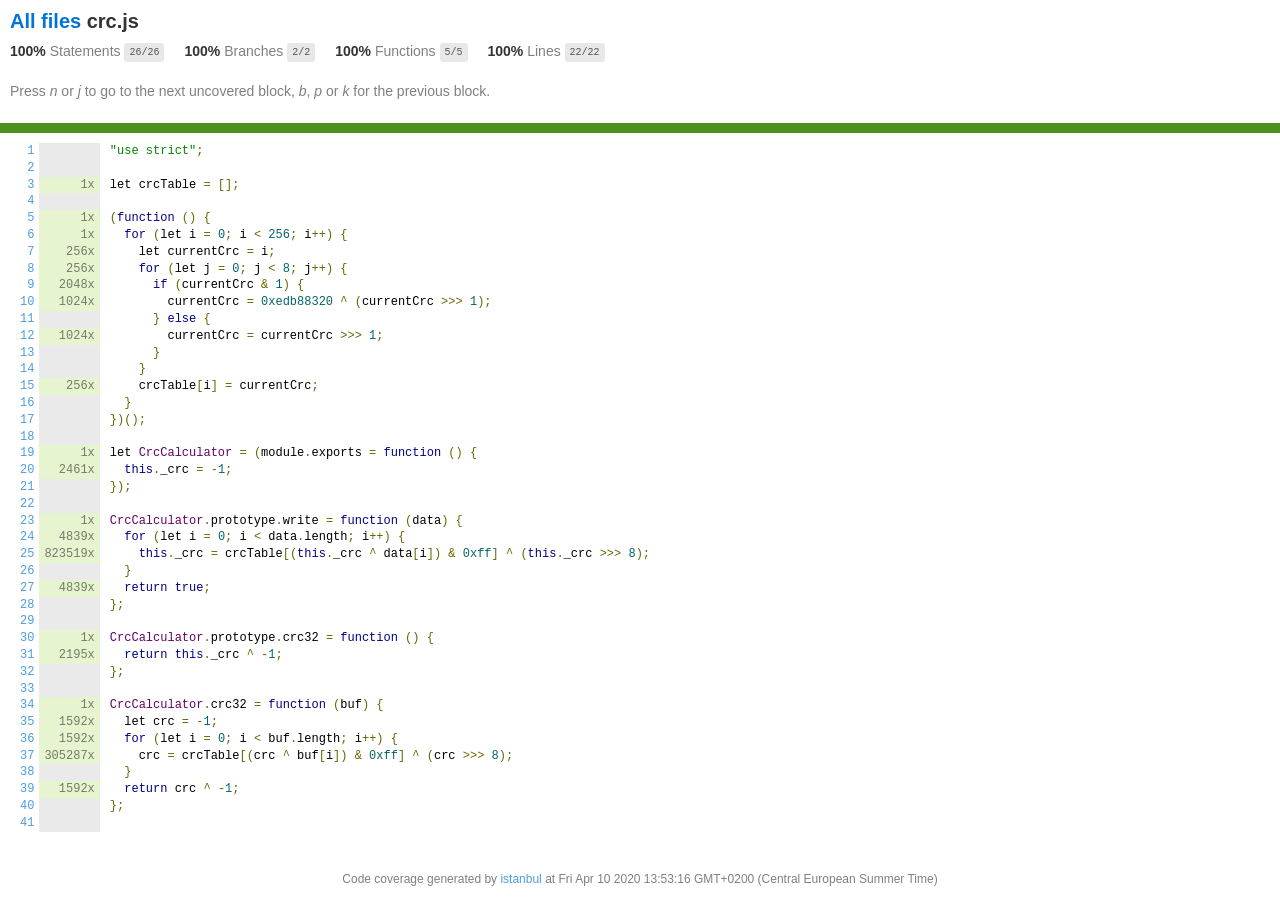
<file: acc/node_modules/pngjs/coverage/lcov-report/crc.js.html>
<!doctype html>
<html lang="en">

<head>
    <title>Code coverage report for crc.js</title>
    <meta charset="utf-8" />
    <link rel="stylesheet" href="prettify.css" />
    <link rel="stylesheet" href="base.css" />
    <link rel="shortcut icon" type="image/x-icon" href="favicon.png" />
    <meta name="viewport" content="width=device-width, initial-scale=1" />
    <style type='text/css'>
        .coverage-summary .sorter {
            background-image: url(sort-arrow-sprite.png);
        }
    </style>
</head>
    
<body>
<div class='wrapper'>
    <div class='pad1'>
        <h1><a href="index.html">All files</a> crc.js</h1>
        <div class='clearfix'>
            
            <div class='fl pad1y space-right2'>
                <span class="strong">100% </span>
                <span class="quiet">Statements</span>
                <span class='fraction'>26/26</span>
            </div>
        
            
            <div class='fl pad1y space-right2'>
                <span class="strong">100% </span>
                <span class="quiet">Branches</span>
                <span class='fraction'>2/2</span>
            </div>
        
            
            <div class='fl pad1y space-right2'>
                <span class="strong">100% </span>
                <span class="quiet">Functions</span>
                <span class='fraction'>5/5</span>
            </div>
        
            
            <div class='fl pad1y space-right2'>
                <span class="strong">100% </span>
                <span class="quiet">Lines</span>
                <span class='fraction'>22/22</span>
            </div>
        
            
        </div>
        <p class="quiet">
            Press <em>n</em> or <em>j</em> to go to the next uncovered block, <em>b</em>, <em>p</em> or <em>k</em> for the previous block.
        </p>
    </div>
    <div class='status-line high'></div>
    <pre><table class="coverage">
<tr><td class="line-count quiet"><a name='L1'></a><a href='#L1'>1</a>
<a name='L2'></a><a href='#L2'>2</a>
<a name='L3'></a><a href='#L3'>3</a>
<a name='L4'></a><a href='#L4'>4</a>
<a name='L5'></a><a href='#L5'>5</a>
<a name='L6'></a><a href='#L6'>6</a>
<a name='L7'></a><a href='#L7'>7</a>
<a name='L8'></a><a href='#L8'>8</a>
<a name='L9'></a><a href='#L9'>9</a>
<a name='L10'></a><a href='#L10'>10</a>
<a name='L11'></a><a href='#L11'>11</a>
<a name='L12'></a><a href='#L12'>12</a>
<a name='L13'></a><a href='#L13'>13</a>
<a name='L14'></a><a href='#L14'>14</a>
<a name='L15'></a><a href='#L15'>15</a>
<a name='L16'></a><a href='#L16'>16</a>
<a name='L17'></a><a href='#L17'>17</a>
<a name='L18'></a><a href='#L18'>18</a>
<a name='L19'></a><a href='#L19'>19</a>
<a name='L20'></a><a href='#L20'>20</a>
<a name='L21'></a><a href='#L21'>21</a>
<a name='L22'></a><a href='#L22'>22</a>
<a name='L23'></a><a href='#L23'>23</a>
<a name='L24'></a><a href='#L24'>24</a>
<a name='L25'></a><a href='#L25'>25</a>
<a name='L26'></a><a href='#L26'>26</a>
<a name='L27'></a><a href='#L27'>27</a>
<a name='L28'></a><a href='#L28'>28</a>
<a name='L29'></a><a href='#L29'>29</a>
<a name='L30'></a><a href='#L30'>30</a>
<a name='L31'></a><a href='#L31'>31</a>
<a name='L32'></a><a href='#L32'>32</a>
<a name='L33'></a><a href='#L33'>33</a>
<a name='L34'></a><a href='#L34'>34</a>
<a name='L35'></a><a href='#L35'>35</a>
<a name='L36'></a><a href='#L36'>36</a>
<a name='L37'></a><a href='#L37'>37</a>
<a name='L38'></a><a href='#L38'>38</a>
<a name='L39'></a><a href='#L39'>39</a>
<a name='L40'></a><a href='#L40'>40</a>
<a name='L41'></a><a href='#L41'>41</a></td><td class="line-coverage quiet"><span class="cline-any cline-neutral">&nbsp;</span>
<span class="cline-any cline-neutral">&nbsp;</span>
<span class="cline-any cline-yes">1x</span>
<span class="cline-any cline-neutral">&nbsp;</span>
<span class="cline-any cline-yes">1x</span>
<span class="cline-any cline-yes">1x</span>
<span class="cline-any cline-yes">256x</span>
<span class="cline-any cline-yes">256x</span>
<span class="cline-any cline-yes">2048x</span>
<span class="cline-any cline-yes">1024x</span>
<span class="cline-any cline-neutral">&nbsp;</span>
<span class="cline-any cline-yes">1024x</span>
<span class="cline-any cline-neutral">&nbsp;</span>
<span class="cline-any cline-neutral">&nbsp;</span>
<span class="cline-any cline-yes">256x</span>
<span class="cline-any cline-neutral">&nbsp;</span>
<span class="cline-any cline-neutral">&nbsp;</span>
<span class="cline-any cline-neutral">&nbsp;</span>
<span class="cline-any cline-yes">1x</span>
<span class="cline-any cline-yes">2461x</span>
<span class="cline-any cline-neutral">&nbsp;</span>
<span class="cline-any cline-neutral">&nbsp;</span>
<span class="cline-any cline-yes">1x</span>
<span class="cline-any cline-yes">4839x</span>
<span class="cline-any cline-yes">823519x</span>
<span class="cline-any cline-neutral">&nbsp;</span>
<span class="cline-any cline-yes">4839x</span>
<span class="cline-any cline-neutral">&nbsp;</span>
<span class="cline-any cline-neutral">&nbsp;</span>
<span class="cline-any cline-yes">1x</span>
<span class="cline-any cline-yes">2195x</span>
<span class="cline-any cline-neutral">&nbsp;</span>
<span class="cline-any cline-neutral">&nbsp;</span>
<span class="cline-any cline-yes">1x</span>
<span class="cline-any cline-yes">1592x</span>
<span class="cline-any cline-yes">1592x</span>
<span class="cline-any cline-yes">305287x</span>
<span class="cline-any cline-neutral">&nbsp;</span>
<span class="cline-any cline-yes">1592x</span>
<span class="cline-any cline-neutral">&nbsp;</span>
<span class="cline-any cline-neutral">&nbsp;</span></td><td class="text"><pre class="prettyprint lang-js">"use strict";
&nbsp;
let crcTable = [];
&nbsp;
(function () {
  for (let i = 0; i &lt; 256; i++) {
    let currentCrc = i;
    for (let j = 0; j &lt; 8; j++) {
      if (currentCrc &amp; 1) {
        currentCrc = 0xedb88320 ^ (currentCrc &gt;&gt;&gt; 1);
      } else {
        currentCrc = currentCrc &gt;&gt;&gt; 1;
      }
    }
    crcTable[i] = currentCrc;
  }
})();
&nbsp;
let CrcCalculator = (module.exports = function () {
  this._crc = -1;
});
&nbsp;
CrcCalculator.prototype.write = function (data) {
  for (let i = 0; i &lt; data.length; i++) {
    this._crc = crcTable[(this._crc ^ data[i]) &amp; 0xff] ^ (this._crc &gt;&gt;&gt; 8);
  }
  return true;
};
&nbsp;
CrcCalculator.prototype.crc32 = function () {
  return this._crc ^ -1;
};
&nbsp;
CrcCalculator.crc32 = function (buf) {
  let crc = -1;
  for (let i = 0; i &lt; buf.length; i++) {
    crc = crcTable[(crc ^ buf[i]) &amp; 0xff] ^ (crc &gt;&gt;&gt; 8);
  }
  return crc ^ -1;
};
&nbsp;</pre></td></tr></table></pre>

                <div class='push'></div><!-- for sticky footer -->
            </div><!-- /wrapper -->
            <div class='footer quiet pad2 space-top1 center small'>
                Code coverage generated by
                <a href="https://istanbul.js.org/" target="_blank">istanbul</a>
                at Fri Apr 10 2020 13:53:16 GMT+0200 (Central European Summer Time)
            </div>
        </div>
        <script src="prettify.js"></script>
        <script>
            window.onload = function () {
                prettyPrint();
            };
        </script>
        <script src="sorter.js"></script>
        <script src="block-navigation.js"></script>
    </body>
</html>
</file>
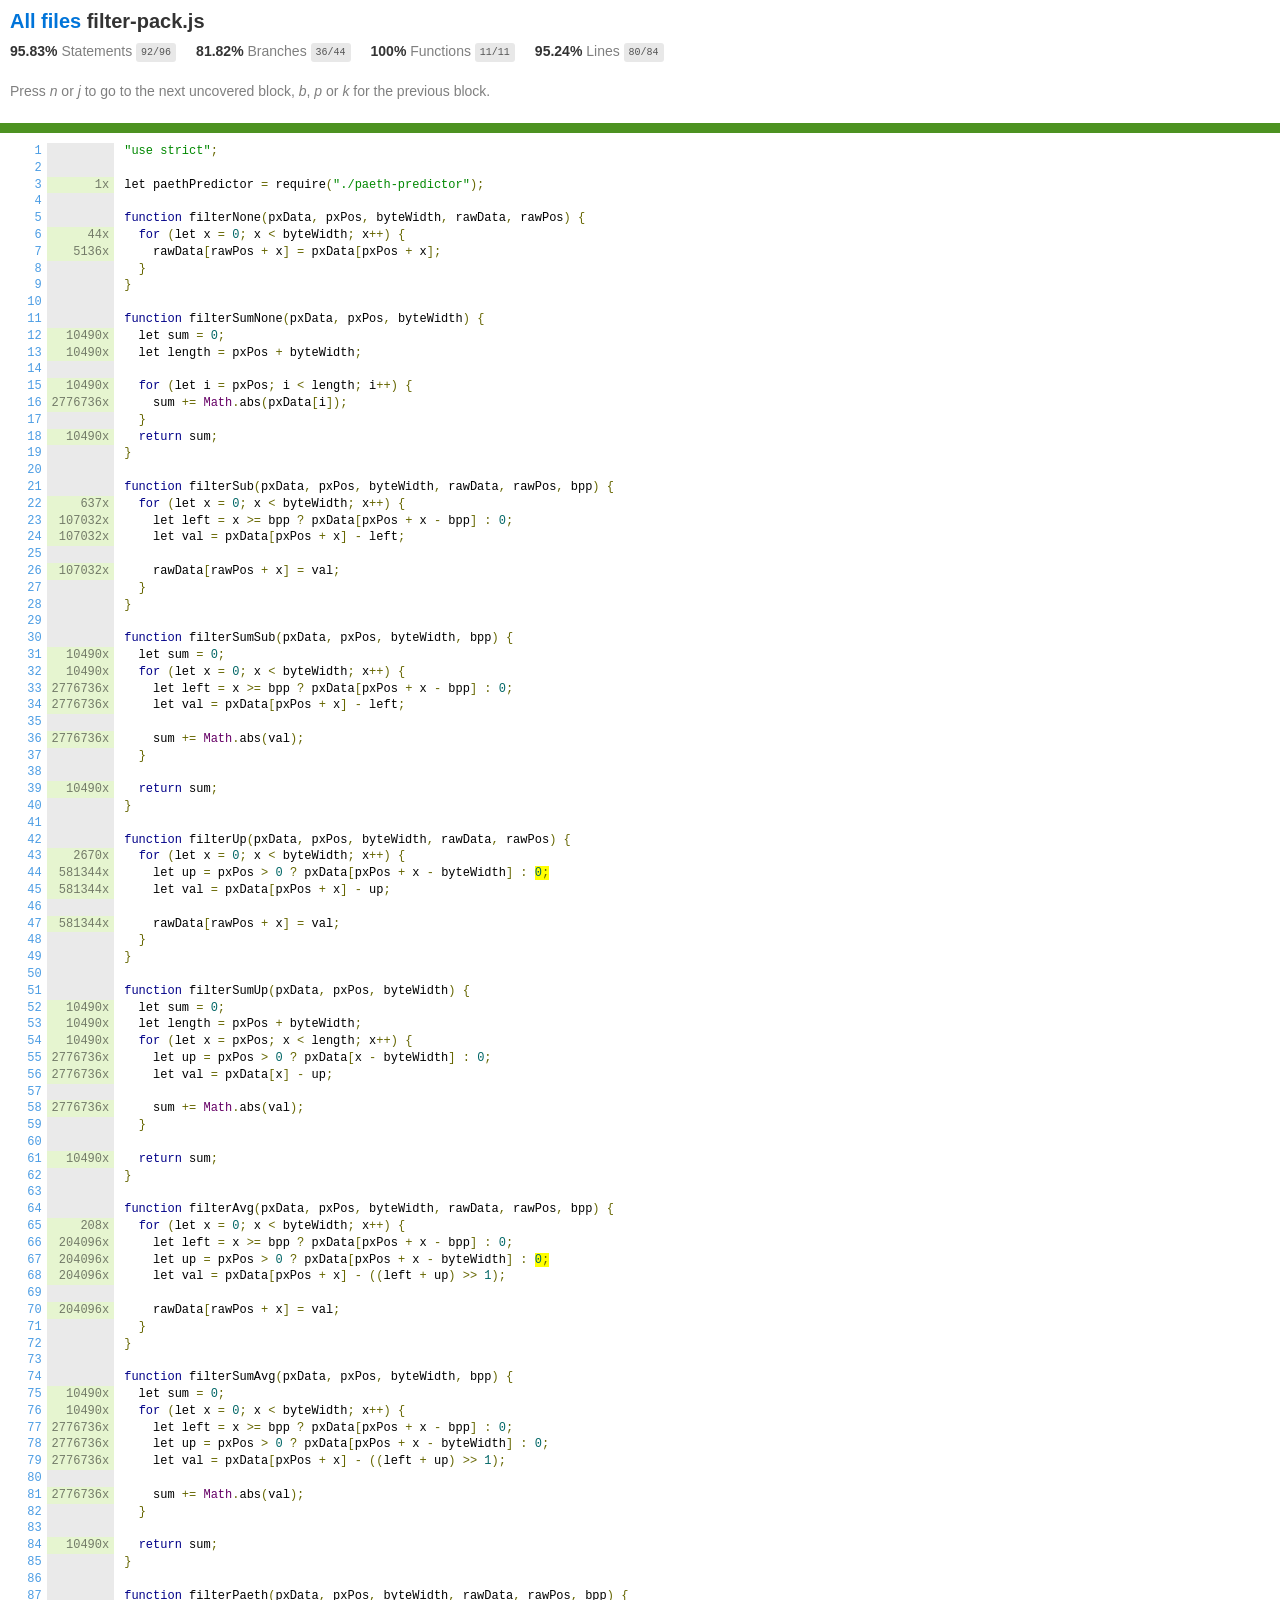
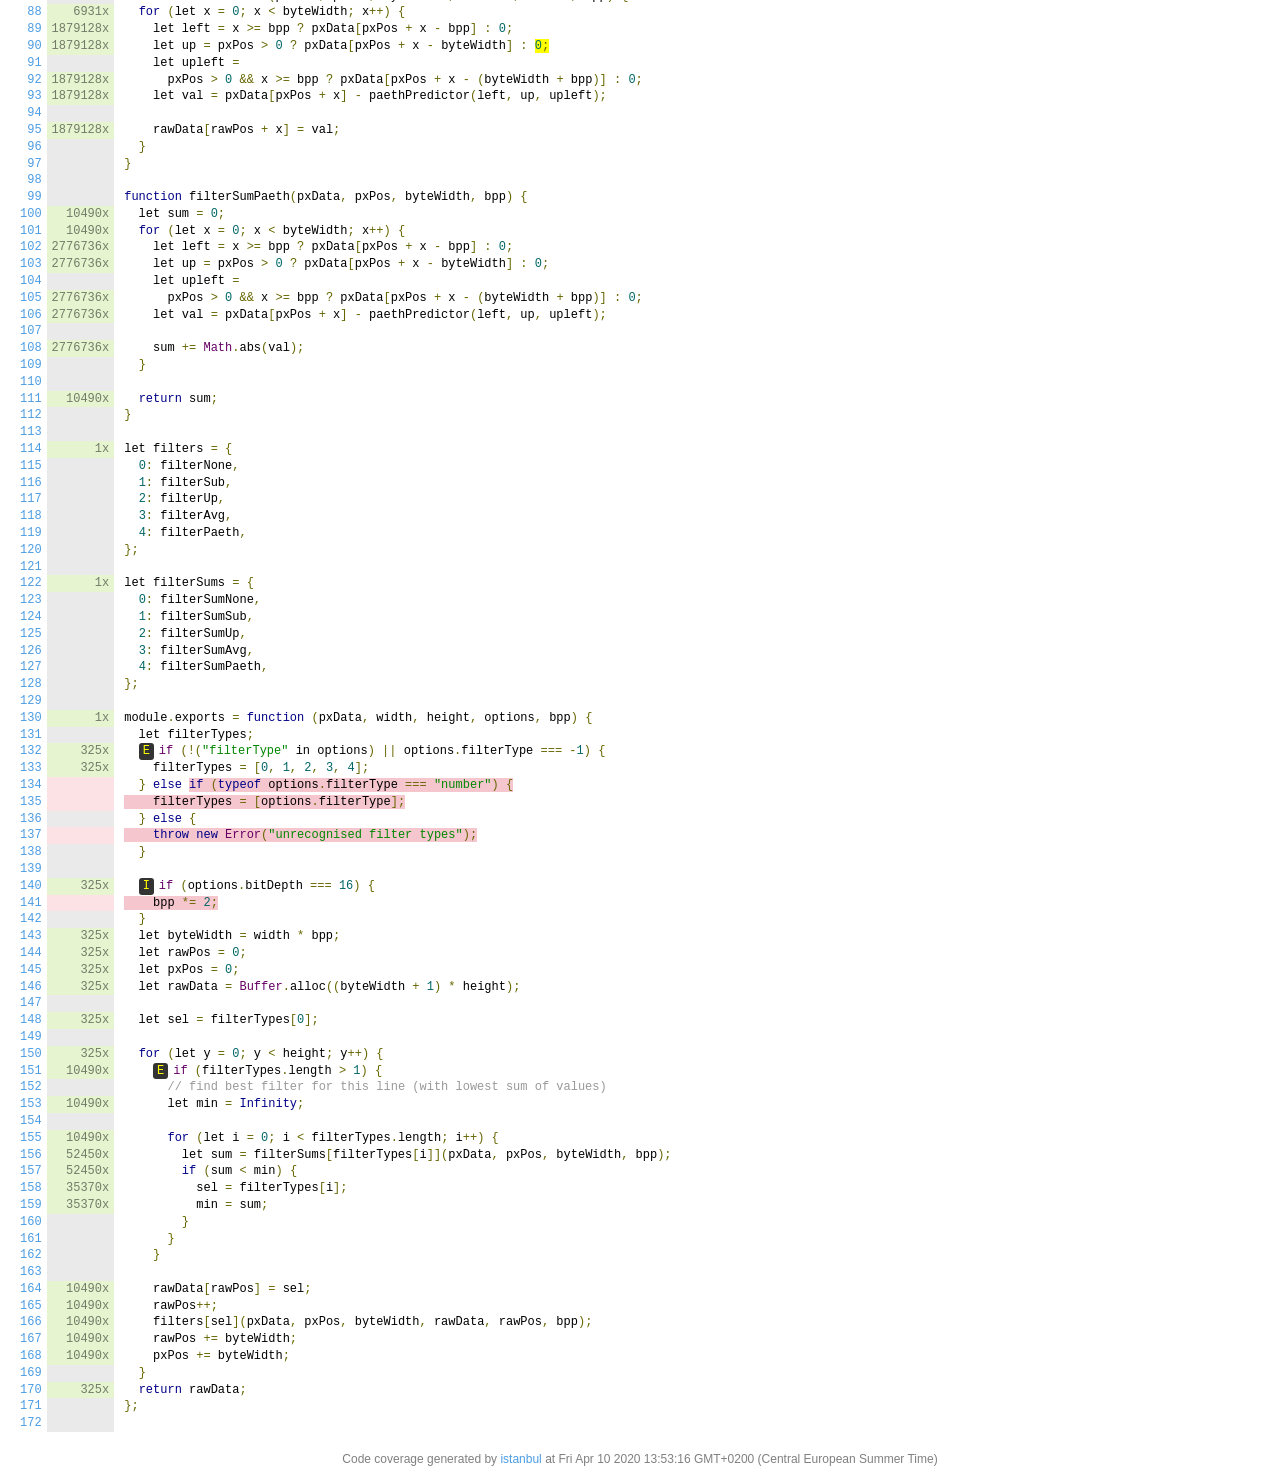
<file: acc/node_modules/pngjs/coverage/lcov-report/filter-pack.js.html>
<!doctype html>
<html lang="en">

<head>
    <title>Code coverage report for filter-pack.js</title>
    <meta charset="utf-8" />
    <link rel="stylesheet" href="prettify.css" />
    <link rel="stylesheet" href="base.css" />
    <link rel="shortcut icon" type="image/x-icon" href="favicon.png" />
    <meta name="viewport" content="width=device-width, initial-scale=1" />
    <style type='text/css'>
        .coverage-summary .sorter {
            background-image: url(sort-arrow-sprite.png);
        }
    </style>
</head>
    
<body>
<div class='wrapper'>
    <div class='pad1'>
        <h1><a href="index.html">All files</a> filter-pack.js</h1>
        <div class='clearfix'>
            
            <div class='fl pad1y space-right2'>
                <span class="strong">95.83% </span>
                <span class="quiet">Statements</span>
                <span class='fraction'>92/96</span>
            </div>
        
            
            <div class='fl pad1y space-right2'>
                <span class="strong">81.82% </span>
                <span class="quiet">Branches</span>
                <span class='fraction'>36/44</span>
            </div>
        
            
            <div class='fl pad1y space-right2'>
                <span class="strong">100% </span>
                <span class="quiet">Functions</span>
                <span class='fraction'>11/11</span>
            </div>
        
            
            <div class='fl pad1y space-right2'>
                <span class="strong">95.24% </span>
                <span class="quiet">Lines</span>
                <span class='fraction'>80/84</span>
            </div>
        
            
        </div>
        <p class="quiet">
            Press <em>n</em> or <em>j</em> to go to the next uncovered block, <em>b</em>, <em>p</em> or <em>k</em> for the previous block.
        </p>
    </div>
    <div class='status-line high'></div>
    <pre><table class="coverage">
<tr><td class="line-count quiet"><a name='L1'></a><a href='#L1'>1</a>
<a name='L2'></a><a href='#L2'>2</a>
<a name='L3'></a><a href='#L3'>3</a>
<a name='L4'></a><a href='#L4'>4</a>
<a name='L5'></a><a href='#L5'>5</a>
<a name='L6'></a><a href='#L6'>6</a>
<a name='L7'></a><a href='#L7'>7</a>
<a name='L8'></a><a href='#L8'>8</a>
<a name='L9'></a><a href='#L9'>9</a>
<a name='L10'></a><a href='#L10'>10</a>
<a name='L11'></a><a href='#L11'>11</a>
<a name='L12'></a><a href='#L12'>12</a>
<a name='L13'></a><a href='#L13'>13</a>
<a name='L14'></a><a href='#L14'>14</a>
<a name='L15'></a><a href='#L15'>15</a>
<a name='L16'></a><a href='#L16'>16</a>
<a name='L17'></a><a href='#L17'>17</a>
<a name='L18'></a><a href='#L18'>18</a>
<a name='L19'></a><a href='#L19'>19</a>
<a name='L20'></a><a href='#L20'>20</a>
<a name='L21'></a><a href='#L21'>21</a>
<a name='L22'></a><a href='#L22'>22</a>
<a name='L23'></a><a href='#L23'>23</a>
<a name='L24'></a><a href='#L24'>24</a>
<a name='L25'></a><a href='#L25'>25</a>
<a name='L26'></a><a href='#L26'>26</a>
<a name='L27'></a><a href='#L27'>27</a>
<a name='L28'></a><a href='#L28'>28</a>
<a name='L29'></a><a href='#L29'>29</a>
<a name='L30'></a><a href='#L30'>30</a>
<a name='L31'></a><a href='#L31'>31</a>
<a name='L32'></a><a href='#L32'>32</a>
<a name='L33'></a><a href='#L33'>33</a>
<a name='L34'></a><a href='#L34'>34</a>
<a name='L35'></a><a href='#L35'>35</a>
<a name='L36'></a><a href='#L36'>36</a>
<a name='L37'></a><a href='#L37'>37</a>
<a name='L38'></a><a href='#L38'>38</a>
<a name='L39'></a><a href='#L39'>39</a>
<a name='L40'></a><a href='#L40'>40</a>
<a name='L41'></a><a href='#L41'>41</a>
<a name='L42'></a><a href='#L42'>42</a>
<a name='L43'></a><a href='#L43'>43</a>
<a name='L44'></a><a href='#L44'>44</a>
<a name='L45'></a><a href='#L45'>45</a>
<a name='L46'></a><a href='#L46'>46</a>
<a name='L47'></a><a href='#L47'>47</a>
<a name='L48'></a><a href='#L48'>48</a>
<a name='L49'></a><a href='#L49'>49</a>
<a name='L50'></a><a href='#L50'>50</a>
<a name='L51'></a><a href='#L51'>51</a>
<a name='L52'></a><a href='#L52'>52</a>
<a name='L53'></a><a href='#L53'>53</a>
<a name='L54'></a><a href='#L54'>54</a>
<a name='L55'></a><a href='#L55'>55</a>
<a name='L56'></a><a href='#L56'>56</a>
<a name='L57'></a><a href='#L57'>57</a>
<a name='L58'></a><a href='#L58'>58</a>
<a name='L59'></a><a href='#L59'>59</a>
<a name='L60'></a><a href='#L60'>60</a>
<a name='L61'></a><a href='#L61'>61</a>
<a name='L62'></a><a href='#L62'>62</a>
<a name='L63'></a><a href='#L63'>63</a>
<a name='L64'></a><a href='#L64'>64</a>
<a name='L65'></a><a href='#L65'>65</a>
<a name='L66'></a><a href='#L66'>66</a>
<a name='L67'></a><a href='#L67'>67</a>
<a name='L68'></a><a href='#L68'>68</a>
<a name='L69'></a><a href='#L69'>69</a>
<a name='L70'></a><a href='#L70'>70</a>
<a name='L71'></a><a href='#L71'>71</a>
<a name='L72'></a><a href='#L72'>72</a>
<a name='L73'></a><a href='#L73'>73</a>
<a name='L74'></a><a href='#L74'>74</a>
<a name='L75'></a><a href='#L75'>75</a>
<a name='L76'></a><a href='#L76'>76</a>
<a name='L77'></a><a href='#L77'>77</a>
<a name='L78'></a><a href='#L78'>78</a>
<a name='L79'></a><a href='#L79'>79</a>
<a name='L80'></a><a href='#L80'>80</a>
<a name='L81'></a><a href='#L81'>81</a>
<a name='L82'></a><a href='#L82'>82</a>
<a name='L83'></a><a href='#L83'>83</a>
<a name='L84'></a><a href='#L84'>84</a>
<a name='L85'></a><a href='#L85'>85</a>
<a name='L86'></a><a href='#L86'>86</a>
<a name='L87'></a><a href='#L87'>87</a>
<a name='L88'></a><a href='#L88'>88</a>
<a name='L89'></a><a href='#L89'>89</a>
<a name='L90'></a><a href='#L90'>90</a>
<a name='L91'></a><a href='#L91'>91</a>
<a name='L92'></a><a href='#L92'>92</a>
<a name='L93'></a><a href='#L93'>93</a>
<a name='L94'></a><a href='#L94'>94</a>
<a name='L95'></a><a href='#L95'>95</a>
<a name='L96'></a><a href='#L96'>96</a>
<a name='L97'></a><a href='#L97'>97</a>
<a name='L98'></a><a href='#L98'>98</a>
<a name='L99'></a><a href='#L99'>99</a>
<a name='L100'></a><a href='#L100'>100</a>
<a name='L101'></a><a href='#L101'>101</a>
<a name='L102'></a><a href='#L102'>102</a>
<a name='L103'></a><a href='#L103'>103</a>
<a name='L104'></a><a href='#L104'>104</a>
<a name='L105'></a><a href='#L105'>105</a>
<a name='L106'></a><a href='#L106'>106</a>
<a name='L107'></a><a href='#L107'>107</a>
<a name='L108'></a><a href='#L108'>108</a>
<a name='L109'></a><a href='#L109'>109</a>
<a name='L110'></a><a href='#L110'>110</a>
<a name='L111'></a><a href='#L111'>111</a>
<a name='L112'></a><a href='#L112'>112</a>
<a name='L113'></a><a href='#L113'>113</a>
<a name='L114'></a><a href='#L114'>114</a>
<a name='L115'></a><a href='#L115'>115</a>
<a name='L116'></a><a href='#L116'>116</a>
<a name='L117'></a><a href='#L117'>117</a>
<a name='L118'></a><a href='#L118'>118</a>
<a name='L119'></a><a href='#L119'>119</a>
<a name='L120'></a><a href='#L120'>120</a>
<a name='L121'></a><a href='#L121'>121</a>
<a name='L122'></a><a href='#L122'>122</a>
<a name='L123'></a><a href='#L123'>123</a>
<a name='L124'></a><a href='#L124'>124</a>
<a name='L125'></a><a href='#L125'>125</a>
<a name='L126'></a><a href='#L126'>126</a>
<a name='L127'></a><a href='#L127'>127</a>
<a name='L128'></a><a href='#L128'>128</a>
<a name='L129'></a><a href='#L129'>129</a>
<a name='L130'></a><a href='#L130'>130</a>
<a name='L131'></a><a href='#L131'>131</a>
<a name='L132'></a><a href='#L132'>132</a>
<a name='L133'></a><a href='#L133'>133</a>
<a name='L134'></a><a href='#L134'>134</a>
<a name='L135'></a><a href='#L135'>135</a>
<a name='L136'></a><a href='#L136'>136</a>
<a name='L137'></a><a href='#L137'>137</a>
<a name='L138'></a><a href='#L138'>138</a>
<a name='L139'></a><a href='#L139'>139</a>
<a name='L140'></a><a href='#L140'>140</a>
<a name='L141'></a><a href='#L141'>141</a>
<a name='L142'></a><a href='#L142'>142</a>
<a name='L143'></a><a href='#L143'>143</a>
<a name='L144'></a><a href='#L144'>144</a>
<a name='L145'></a><a href='#L145'>145</a>
<a name='L146'></a><a href='#L146'>146</a>
<a name='L147'></a><a href='#L147'>147</a>
<a name='L148'></a><a href='#L148'>148</a>
<a name='L149'></a><a href='#L149'>149</a>
<a name='L150'></a><a href='#L150'>150</a>
<a name='L151'></a><a href='#L151'>151</a>
<a name='L152'></a><a href='#L152'>152</a>
<a name='L153'></a><a href='#L153'>153</a>
<a name='L154'></a><a href='#L154'>154</a>
<a name='L155'></a><a href='#L155'>155</a>
<a name='L156'></a><a href='#L156'>156</a>
<a name='L157'></a><a href='#L157'>157</a>
<a name='L158'></a><a href='#L158'>158</a>
<a name='L159'></a><a href='#L159'>159</a>
<a name='L160'></a><a href='#L160'>160</a>
<a name='L161'></a><a href='#L161'>161</a>
<a name='L162'></a><a href='#L162'>162</a>
<a name='L163'></a><a href='#L163'>163</a>
<a name='L164'></a><a href='#L164'>164</a>
<a name='L165'></a><a href='#L165'>165</a>
<a name='L166'></a><a href='#L166'>166</a>
<a name='L167'></a><a href='#L167'>167</a>
<a name='L168'></a><a href='#L168'>168</a>
<a name='L169'></a><a href='#L169'>169</a>
<a name='L170'></a><a href='#L170'>170</a>
<a name='L171'></a><a href='#L171'>171</a>
<a name='L172'></a><a href='#L172'>172</a></td><td class="line-coverage quiet"><span class="cline-any cline-neutral">&nbsp;</span>
<span class="cline-any cline-neutral">&nbsp;</span>
<span class="cline-any cline-yes">1x</span>
<span class="cline-any cline-neutral">&nbsp;</span>
<span class="cline-any cline-neutral">&nbsp;</span>
<span class="cline-any cline-yes">44x</span>
<span class="cline-any cline-yes">5136x</span>
<span class="cline-any cline-neutral">&nbsp;</span>
<span class="cline-any cline-neutral">&nbsp;</span>
<span class="cline-any cline-neutral">&nbsp;</span>
<span class="cline-any cline-neutral">&nbsp;</span>
<span class="cline-any cline-yes">10490x</span>
<span class="cline-any cline-yes">10490x</span>
<span class="cline-any cline-neutral">&nbsp;</span>
<span class="cline-any cline-yes">10490x</span>
<span class="cline-any cline-yes">2776736x</span>
<span class="cline-any cline-neutral">&nbsp;</span>
<span class="cline-any cline-yes">10490x</span>
<span class="cline-any cline-neutral">&nbsp;</span>
<span class="cline-any cline-neutral">&nbsp;</span>
<span class="cline-any cline-neutral">&nbsp;</span>
<span class="cline-any cline-yes">637x</span>
<span class="cline-any cline-yes">107032x</span>
<span class="cline-any cline-yes">107032x</span>
<span class="cline-any cline-neutral">&nbsp;</span>
<span class="cline-any cline-yes">107032x</span>
<span class="cline-any cline-neutral">&nbsp;</span>
<span class="cline-any cline-neutral">&nbsp;</span>
<span class="cline-any cline-neutral">&nbsp;</span>
<span class="cline-any cline-neutral">&nbsp;</span>
<span class="cline-any cline-yes">10490x</span>
<span class="cline-any cline-yes">10490x</span>
<span class="cline-any cline-yes">2776736x</span>
<span class="cline-any cline-yes">2776736x</span>
<span class="cline-any cline-neutral">&nbsp;</span>
<span class="cline-any cline-yes">2776736x</span>
<span class="cline-any cline-neutral">&nbsp;</span>
<span class="cline-any cline-neutral">&nbsp;</span>
<span class="cline-any cline-yes">10490x</span>
<span class="cline-any cline-neutral">&nbsp;</span>
<span class="cline-any cline-neutral">&nbsp;</span>
<span class="cline-any cline-neutral">&nbsp;</span>
<span class="cline-any cline-yes">2670x</span>
<span class="cline-any cline-yes">581344x</span>
<span class="cline-any cline-yes">581344x</span>
<span class="cline-any cline-neutral">&nbsp;</span>
<span class="cline-any cline-yes">581344x</span>
<span class="cline-any cline-neutral">&nbsp;</span>
<span class="cline-any cline-neutral">&nbsp;</span>
<span class="cline-any cline-neutral">&nbsp;</span>
<span class="cline-any cline-neutral">&nbsp;</span>
<span class="cline-any cline-yes">10490x</span>
<span class="cline-any cline-yes">10490x</span>
<span class="cline-any cline-yes">10490x</span>
<span class="cline-any cline-yes">2776736x</span>
<span class="cline-any cline-yes">2776736x</span>
<span class="cline-any cline-neutral">&nbsp;</span>
<span class="cline-any cline-yes">2776736x</span>
<span class="cline-any cline-neutral">&nbsp;</span>
<span class="cline-any cline-neutral">&nbsp;</span>
<span class="cline-any cline-yes">10490x</span>
<span class="cline-any cline-neutral">&nbsp;</span>
<span class="cline-any cline-neutral">&nbsp;</span>
<span class="cline-any cline-neutral">&nbsp;</span>
<span class="cline-any cline-yes">208x</span>
<span class="cline-any cline-yes">204096x</span>
<span class="cline-any cline-yes">204096x</span>
<span class="cline-any cline-yes">204096x</span>
<span class="cline-any cline-neutral">&nbsp;</span>
<span class="cline-any cline-yes">204096x</span>
<span class="cline-any cline-neutral">&nbsp;</span>
<span class="cline-any cline-neutral">&nbsp;</span>
<span class="cline-any cline-neutral">&nbsp;</span>
<span class="cline-any cline-neutral">&nbsp;</span>
<span class="cline-any cline-yes">10490x</span>
<span class="cline-any cline-yes">10490x</span>
<span class="cline-any cline-yes">2776736x</span>
<span class="cline-any cline-yes">2776736x</span>
<span class="cline-any cline-yes">2776736x</span>
<span class="cline-any cline-neutral">&nbsp;</span>
<span class="cline-any cline-yes">2776736x</span>
<span class="cline-any cline-neutral">&nbsp;</span>
<span class="cline-any cline-neutral">&nbsp;</span>
<span class="cline-any cline-yes">10490x</span>
<span class="cline-any cline-neutral">&nbsp;</span>
<span class="cline-any cline-neutral">&nbsp;</span>
<span class="cline-any cline-neutral">&nbsp;</span>
<span class="cline-any cline-yes">6931x</span>
<span class="cline-any cline-yes">1879128x</span>
<span class="cline-any cline-yes">1879128x</span>
<span class="cline-any cline-neutral">&nbsp;</span>
<span class="cline-any cline-yes">1879128x</span>
<span class="cline-any cline-yes">1879128x</span>
<span class="cline-any cline-neutral">&nbsp;</span>
<span class="cline-any cline-yes">1879128x</span>
<span class="cline-any cline-neutral">&nbsp;</span>
<span class="cline-any cline-neutral">&nbsp;</span>
<span class="cline-any cline-neutral">&nbsp;</span>
<span class="cline-any cline-neutral">&nbsp;</span>
<span class="cline-any cline-yes">10490x</span>
<span class="cline-any cline-yes">10490x</span>
<span class="cline-any cline-yes">2776736x</span>
<span class="cline-any cline-yes">2776736x</span>
<span class="cline-any cline-neutral">&nbsp;</span>
<span class="cline-any cline-yes">2776736x</span>
<span class="cline-any cline-yes">2776736x</span>
<span class="cline-any cline-neutral">&nbsp;</span>
<span class="cline-any cline-yes">2776736x</span>
<span class="cline-any cline-neutral">&nbsp;</span>
<span class="cline-any cline-neutral">&nbsp;</span>
<span class="cline-any cline-yes">10490x</span>
<span class="cline-any cline-neutral">&nbsp;</span>
<span class="cline-any cline-neutral">&nbsp;</span>
<span class="cline-any cline-yes">1x</span>
<span class="cline-any cline-neutral">&nbsp;</span>
<span class="cline-any cline-neutral">&nbsp;</span>
<span class="cline-any cline-neutral">&nbsp;</span>
<span class="cline-any cline-neutral">&nbsp;</span>
<span class="cline-any cline-neutral">&nbsp;</span>
<span class="cline-any cline-neutral">&nbsp;</span>
<span class="cline-any cline-neutral">&nbsp;</span>
<span class="cline-any cline-yes">1x</span>
<span class="cline-any cline-neutral">&nbsp;</span>
<span class="cline-any cline-neutral">&nbsp;</span>
<span class="cline-any cline-neutral">&nbsp;</span>
<span class="cline-any cline-neutral">&nbsp;</span>
<span class="cline-any cline-neutral">&nbsp;</span>
<span class="cline-any cline-neutral">&nbsp;</span>
<span class="cline-any cline-neutral">&nbsp;</span>
<span class="cline-any cline-yes">1x</span>
<span class="cline-any cline-neutral">&nbsp;</span>
<span class="cline-any cline-yes">325x</span>
<span class="cline-any cline-yes">325x</span>
<span class="cline-any cline-no">&nbsp;</span>
<span class="cline-any cline-no">&nbsp;</span>
<span class="cline-any cline-neutral">&nbsp;</span>
<span class="cline-any cline-no">&nbsp;</span>
<span class="cline-any cline-neutral">&nbsp;</span>
<span class="cline-any cline-neutral">&nbsp;</span>
<span class="cline-any cline-yes">325x</span>
<span class="cline-any cline-no">&nbsp;</span>
<span class="cline-any cline-neutral">&nbsp;</span>
<span class="cline-any cline-yes">325x</span>
<span class="cline-any cline-yes">325x</span>
<span class="cline-any cline-yes">325x</span>
<span class="cline-any cline-yes">325x</span>
<span class="cline-any cline-neutral">&nbsp;</span>
<span class="cline-any cline-yes">325x</span>
<span class="cline-any cline-neutral">&nbsp;</span>
<span class="cline-any cline-yes">325x</span>
<span class="cline-any cline-yes">10490x</span>
<span class="cline-any cline-neutral">&nbsp;</span>
<span class="cline-any cline-yes">10490x</span>
<span class="cline-any cline-neutral">&nbsp;</span>
<span class="cline-any cline-yes">10490x</span>
<span class="cline-any cline-yes">52450x</span>
<span class="cline-any cline-yes">52450x</span>
<span class="cline-any cline-yes">35370x</span>
<span class="cline-any cline-yes">35370x</span>
<span class="cline-any cline-neutral">&nbsp;</span>
<span class="cline-any cline-neutral">&nbsp;</span>
<span class="cline-any cline-neutral">&nbsp;</span>
<span class="cline-any cline-neutral">&nbsp;</span>
<span class="cline-any cline-yes">10490x</span>
<span class="cline-any cline-yes">10490x</span>
<span class="cline-any cline-yes">10490x</span>
<span class="cline-any cline-yes">10490x</span>
<span class="cline-any cline-yes">10490x</span>
<span class="cline-any cline-neutral">&nbsp;</span>
<span class="cline-any cline-yes">325x</span>
<span class="cline-any cline-neutral">&nbsp;</span>
<span class="cline-any cline-neutral">&nbsp;</span></td><td class="text"><pre class="prettyprint lang-js">"use strict";
&nbsp;
let paethPredictor = require("./paeth-predictor");
&nbsp;
function filterNone(pxData, pxPos, byteWidth, rawData, rawPos) {
  for (let x = 0; x &lt; byteWidth; x++) {
    rawData[rawPos + x] = pxData[pxPos + x];
  }
}
&nbsp;
function filterSumNone(pxData, pxPos, byteWidth) {
  let sum = 0;
  let length = pxPos + byteWidth;
&nbsp;
  for (let i = pxPos; i &lt; length; i++) {
    sum += Math.abs(pxData[i]);
  }
  return sum;
}
&nbsp;
function filterSub(pxData, pxPos, byteWidth, rawData, rawPos, bpp) {
  for (let x = 0; x &lt; byteWidth; x++) {
    let left = x &gt;= bpp ? pxData[pxPos + x - bpp] : 0;
    let val = pxData[pxPos + x] - left;
&nbsp;
    rawData[rawPos + x] = val;
  }
}
&nbsp;
function filterSumSub(pxData, pxPos, byteWidth, bpp) {
  let sum = 0;
  for (let x = 0; x &lt; byteWidth; x++) {
    let left = x &gt;= bpp ? pxData[pxPos + x - bpp] : 0;
    let val = pxData[pxPos + x] - left;
&nbsp;
    sum += Math.abs(val);
  }
&nbsp;
  return sum;
}
&nbsp;
function filterUp(pxData, pxPos, byteWidth, rawData, rawPos) {
  for (let x = 0; x &lt; byteWidth; x++) {
    let up = pxPos &gt; 0 ? pxData[pxPos + x - byteWidth] : <span class="branch-1 cbranch-no" title="branch not covered" >0;</span>
    let val = pxData[pxPos + x] - up;
&nbsp;
    rawData[rawPos + x] = val;
  }
}
&nbsp;
function filterSumUp(pxData, pxPos, byteWidth) {
  let sum = 0;
  let length = pxPos + byteWidth;
  for (let x = pxPos; x &lt; length; x++) {
    let up = pxPos &gt; 0 ? pxData[x - byteWidth] : 0;
    let val = pxData[x] - up;
&nbsp;
    sum += Math.abs(val);
  }
&nbsp;
  return sum;
}
&nbsp;
function filterAvg(pxData, pxPos, byteWidth, rawData, rawPos, bpp) {
  for (let x = 0; x &lt; byteWidth; x++) {
    let left = x &gt;= bpp ? pxData[pxPos + x - bpp] : 0;
    let up = pxPos &gt; 0 ? pxData[pxPos + x - byteWidth] : <span class="branch-1 cbranch-no" title="branch not covered" >0;</span>
    let val = pxData[pxPos + x] - ((left + up) &gt;&gt; 1);
&nbsp;
    rawData[rawPos + x] = val;
  }
}
&nbsp;
function filterSumAvg(pxData, pxPos, byteWidth, bpp) {
  let sum = 0;
  for (let x = 0; x &lt; byteWidth; x++) {
    let left = x &gt;= bpp ? pxData[pxPos + x - bpp] : 0;
    let up = pxPos &gt; 0 ? pxData[pxPos + x - byteWidth] : 0;
    let val = pxData[pxPos + x] - ((left + up) &gt;&gt; 1);
&nbsp;
    sum += Math.abs(val);
  }
&nbsp;
  return sum;
}
&nbsp;
function filterPaeth(pxData, pxPos, byteWidth, rawData, rawPos, bpp) {
  for (let x = 0; x &lt; byteWidth; x++) {
    let left = x &gt;= bpp ? pxData[pxPos + x - bpp] : 0;
    let up = pxPos &gt; 0 ? pxData[pxPos + x - byteWidth] : <span class="branch-1 cbranch-no" title="branch not covered" >0;</span>
    let upleft =
      pxPos &gt; 0 &amp;&amp; x &gt;= bpp ? pxData[pxPos + x - (byteWidth + bpp)] : 0;
    let val = pxData[pxPos + x] - paethPredictor(left, up, upleft);
&nbsp;
    rawData[rawPos + x] = val;
  }
}
&nbsp;
function filterSumPaeth(pxData, pxPos, byteWidth, bpp) {
  let sum = 0;
  for (let x = 0; x &lt; byteWidth; x++) {
    let left = x &gt;= bpp ? pxData[pxPos + x - bpp] : 0;
    let up = pxPos &gt; 0 ? pxData[pxPos + x - byteWidth] : 0;
    let upleft =
      pxPos &gt; 0 &amp;&amp; x &gt;= bpp ? pxData[pxPos + x - (byteWidth + bpp)] : 0;
    let val = pxData[pxPos + x] - paethPredictor(left, up, upleft);
&nbsp;
    sum += Math.abs(val);
  }
&nbsp;
  return sum;
}
&nbsp;
let filters = {
  0: filterNone,
  1: filterSub,
  2: filterUp,
  3: filterAvg,
  4: filterPaeth,
};
&nbsp;
let filterSums = {
  0: filterSumNone,
  1: filterSumSub,
  2: filterSumUp,
  3: filterSumAvg,
  4: filterSumPaeth,
};
&nbsp;
module.exports = function (pxData, width, height, options, bpp) {
  let filterTypes;
  <span class="missing-if-branch" title="else path not taken" >E</span>if (!("filterType" in options) || options.filterType === -1) {
    filterTypes = [0, 1, 2, 3, 4];
  } else <span class="cstat-no" title="statement not covered" >if (typeof options.filterType === "number") {</span>
<span class="cstat-no" title="statement not covered" >    filterTypes = [options.filterType];</span>
  } else {
<span class="cstat-no" title="statement not covered" >    throw new Error("unrecognised filter types");</span>
  }
&nbsp;
  <span class="missing-if-branch" title="if path not taken" >I</span>if (options.bitDepth === 16) {
<span class="cstat-no" title="statement not covered" >    bpp *= 2;</span>
  }
  let byteWidth = width * bpp;
  let rawPos = 0;
  let pxPos = 0;
  let rawData = Buffer.alloc((byteWidth + 1) * height);
&nbsp;
  let sel = filterTypes[0];
&nbsp;
  for (let y = 0; y &lt; height; y++) {
    <span class="missing-if-branch" title="else path not taken" >E</span>if (filterTypes.length &gt; 1) {
      // find best filter for this line (with lowest sum of values)
      let min = Infinity;
&nbsp;
      for (let i = 0; i &lt; filterTypes.length; i++) {
        let sum = filterSums[filterTypes[i]](pxData, pxPos, byteWidth, bpp);
        if (sum &lt; min) {
          sel = filterTypes[i];
          min = sum;
        }
      }
    }
&nbsp;
    rawData[rawPos] = sel;
    rawPos++;
    filters[sel](pxData, pxPos, byteWidth, rawData, rawPos, bpp);
    rawPos += byteWidth;
    pxPos += byteWidth;
  }
  return rawData;
};
&nbsp;</pre></td></tr></table></pre>

                <div class='push'></div><!-- for sticky footer -->
            </div><!-- /wrapper -->
            <div class='footer quiet pad2 space-top1 center small'>
                Code coverage generated by
                <a href="https://istanbul.js.org/" target="_blank">istanbul</a>
                at Fri Apr 10 2020 13:53:16 GMT+0200 (Central European Summer Time)
            </div>
        </div>
        <script src="prettify.js"></script>
        <script>
            window.onload = function () {
                prettyPrint();
            };
        </script>
        <script src="sorter.js"></script>
        <script src="block-navigation.js"></script>
    </body>
</html>
</file>
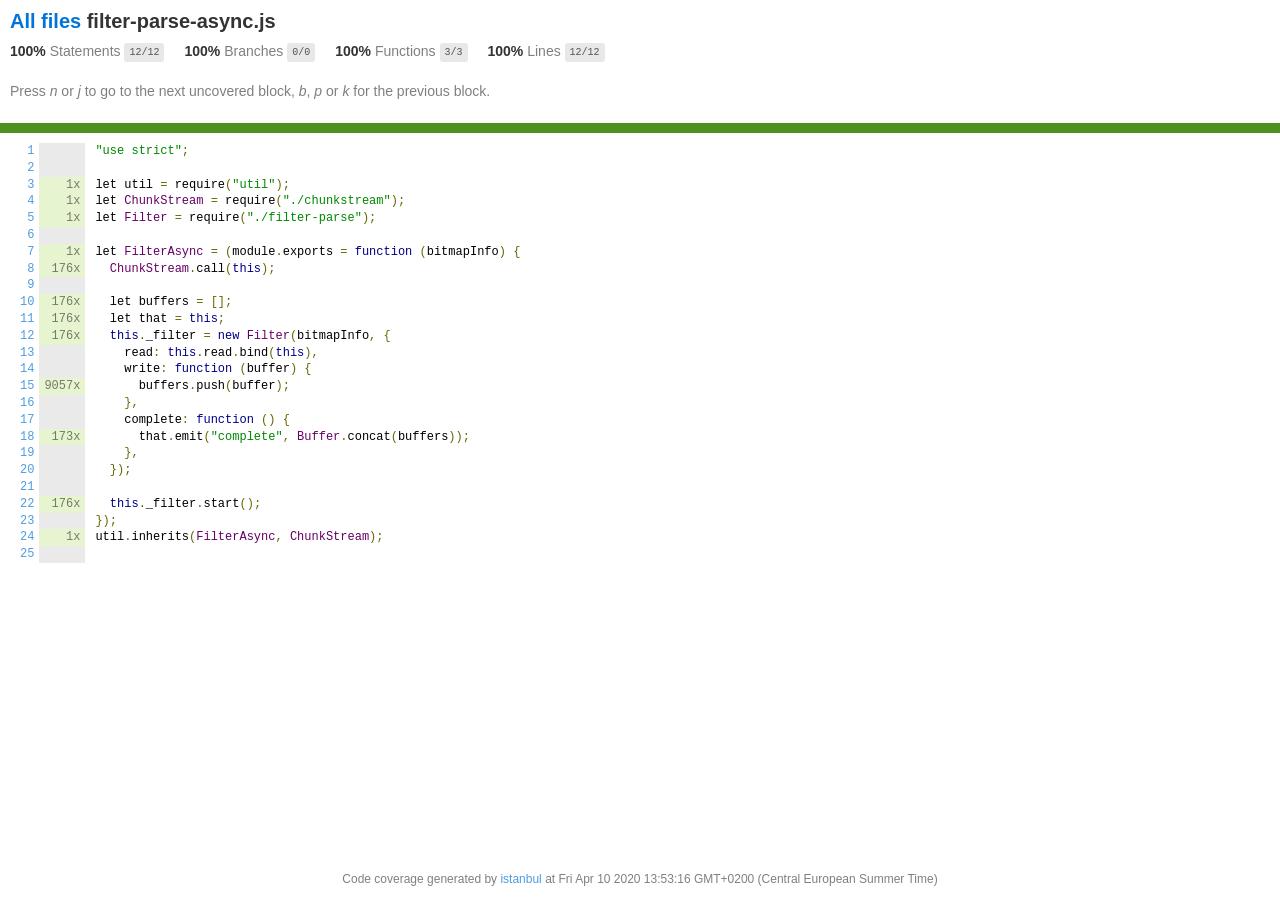
<file: acc/node_modules/pngjs/coverage/lcov-report/filter-parse-async.js.html>
<!doctype html>
<html lang="en">

<head>
    <title>Code coverage report for filter-parse-async.js</title>
    <meta charset="utf-8" />
    <link rel="stylesheet" href="prettify.css" />
    <link rel="stylesheet" href="base.css" />
    <link rel="shortcut icon" type="image/x-icon" href="favicon.png" />
    <meta name="viewport" content="width=device-width, initial-scale=1" />
    <style type='text/css'>
        .coverage-summary .sorter {
            background-image: url(sort-arrow-sprite.png);
        }
    </style>
</head>
    
<body>
<div class='wrapper'>
    <div class='pad1'>
        <h1><a href="index.html">All files</a> filter-parse-async.js</h1>
        <div class='clearfix'>
            
            <div class='fl pad1y space-right2'>
                <span class="strong">100% </span>
                <span class="quiet">Statements</span>
                <span class='fraction'>12/12</span>
            </div>
        
            
            <div class='fl pad1y space-right2'>
                <span class="strong">100% </span>
                <span class="quiet">Branches</span>
                <span class='fraction'>0/0</span>
            </div>
        
            
            <div class='fl pad1y space-right2'>
                <span class="strong">100% </span>
                <span class="quiet">Functions</span>
                <span class='fraction'>3/3</span>
            </div>
        
            
            <div class='fl pad1y space-right2'>
                <span class="strong">100% </span>
                <span class="quiet">Lines</span>
                <span class='fraction'>12/12</span>
            </div>
        
            
        </div>
        <p class="quiet">
            Press <em>n</em> or <em>j</em> to go to the next uncovered block, <em>b</em>, <em>p</em> or <em>k</em> for the previous block.
        </p>
    </div>
    <div class='status-line high'></div>
    <pre><table class="coverage">
<tr><td class="line-count quiet"><a name='L1'></a><a href='#L1'>1</a>
<a name='L2'></a><a href='#L2'>2</a>
<a name='L3'></a><a href='#L3'>3</a>
<a name='L4'></a><a href='#L4'>4</a>
<a name='L5'></a><a href='#L5'>5</a>
<a name='L6'></a><a href='#L6'>6</a>
<a name='L7'></a><a href='#L7'>7</a>
<a name='L8'></a><a href='#L8'>8</a>
<a name='L9'></a><a href='#L9'>9</a>
<a name='L10'></a><a href='#L10'>10</a>
<a name='L11'></a><a href='#L11'>11</a>
<a name='L12'></a><a href='#L12'>12</a>
<a name='L13'></a><a href='#L13'>13</a>
<a name='L14'></a><a href='#L14'>14</a>
<a name='L15'></a><a href='#L15'>15</a>
<a name='L16'></a><a href='#L16'>16</a>
<a name='L17'></a><a href='#L17'>17</a>
<a name='L18'></a><a href='#L18'>18</a>
<a name='L19'></a><a href='#L19'>19</a>
<a name='L20'></a><a href='#L20'>20</a>
<a name='L21'></a><a href='#L21'>21</a>
<a name='L22'></a><a href='#L22'>22</a>
<a name='L23'></a><a href='#L23'>23</a>
<a name='L24'></a><a href='#L24'>24</a>
<a name='L25'></a><a href='#L25'>25</a></td><td class="line-coverage quiet"><span class="cline-any cline-neutral">&nbsp;</span>
<span class="cline-any cline-neutral">&nbsp;</span>
<span class="cline-any cline-yes">1x</span>
<span class="cline-any cline-yes">1x</span>
<span class="cline-any cline-yes">1x</span>
<span class="cline-any cline-neutral">&nbsp;</span>
<span class="cline-any cline-yes">1x</span>
<span class="cline-any cline-yes">176x</span>
<span class="cline-any cline-neutral">&nbsp;</span>
<span class="cline-any cline-yes">176x</span>
<span class="cline-any cline-yes">176x</span>
<span class="cline-any cline-yes">176x</span>
<span class="cline-any cline-neutral">&nbsp;</span>
<span class="cline-any cline-neutral">&nbsp;</span>
<span class="cline-any cline-yes">9057x</span>
<span class="cline-any cline-neutral">&nbsp;</span>
<span class="cline-any cline-neutral">&nbsp;</span>
<span class="cline-any cline-yes">173x</span>
<span class="cline-any cline-neutral">&nbsp;</span>
<span class="cline-any cline-neutral">&nbsp;</span>
<span class="cline-any cline-neutral">&nbsp;</span>
<span class="cline-any cline-yes">176x</span>
<span class="cline-any cline-neutral">&nbsp;</span>
<span class="cline-any cline-yes">1x</span>
<span class="cline-any cline-neutral">&nbsp;</span></td><td class="text"><pre class="prettyprint lang-js">"use strict";
&nbsp;
let util = require("util");
let ChunkStream = require("./chunkstream");
let Filter = require("./filter-parse");
&nbsp;
let FilterAsync = (module.exports = function (bitmapInfo) {
  ChunkStream.call(this);
&nbsp;
  let buffers = [];
  let that = this;
  this._filter = new Filter(bitmapInfo, {
    read: this.read.bind(this),
    write: function (buffer) {
      buffers.push(buffer);
    },
    complete: function () {
      that.emit("complete", Buffer.concat(buffers));
    },
  });
&nbsp;
  this._filter.start();
});
util.inherits(FilterAsync, ChunkStream);
&nbsp;</pre></td></tr></table></pre>

                <div class='push'></div><!-- for sticky footer -->
            </div><!-- /wrapper -->
            <div class='footer quiet pad2 space-top1 center small'>
                Code coverage generated by
                <a href="https://istanbul.js.org/" target="_blank">istanbul</a>
                at Fri Apr 10 2020 13:53:16 GMT+0200 (Central European Summer Time)
            </div>
        </div>
        <script src="prettify.js"></script>
        <script>
            window.onload = function () {
                prettyPrint();
            };
        </script>
        <script src="sorter.js"></script>
        <script src="block-navigation.js"></script>
    </body>
</html>
</file>
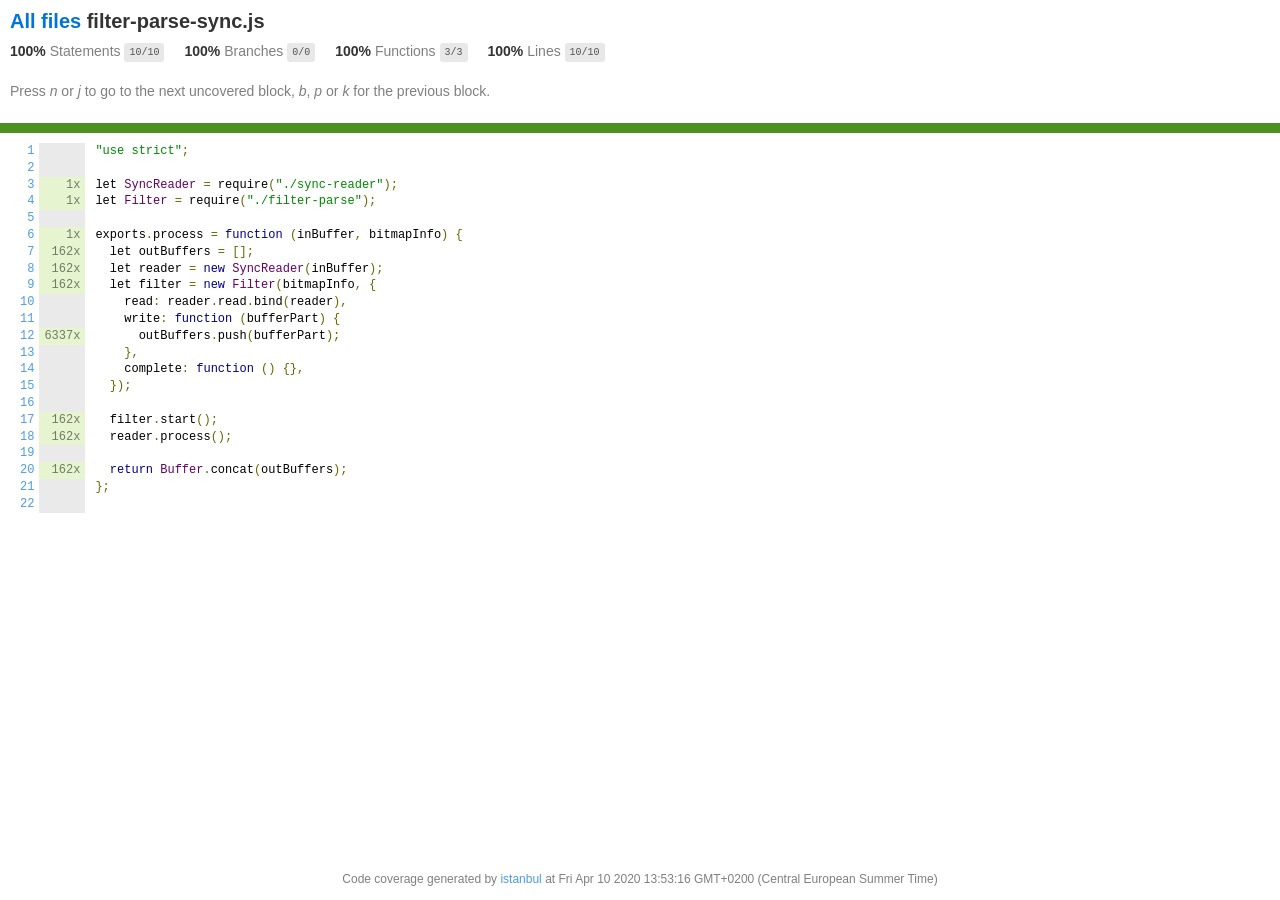
<file: acc/node_modules/pngjs/coverage/lcov-report/filter-parse-sync.js.html>
<!doctype html>
<html lang="en">

<head>
    <title>Code coverage report for filter-parse-sync.js</title>
    <meta charset="utf-8" />
    <link rel="stylesheet" href="prettify.css" />
    <link rel="stylesheet" href="base.css" />
    <link rel="shortcut icon" type="image/x-icon" href="favicon.png" />
    <meta name="viewport" content="width=device-width, initial-scale=1" />
    <style type='text/css'>
        .coverage-summary .sorter {
            background-image: url(sort-arrow-sprite.png);
        }
    </style>
</head>
    
<body>
<div class='wrapper'>
    <div class='pad1'>
        <h1><a href="index.html">All files</a> filter-parse-sync.js</h1>
        <div class='clearfix'>
            
            <div class='fl pad1y space-right2'>
                <span class="strong">100% </span>
                <span class="quiet">Statements</span>
                <span class='fraction'>10/10</span>
            </div>
        
            
            <div class='fl pad1y space-right2'>
                <span class="strong">100% </span>
                <span class="quiet">Branches</span>
                <span class='fraction'>0/0</span>
            </div>
        
            
            <div class='fl pad1y space-right2'>
                <span class="strong">100% </span>
                <span class="quiet">Functions</span>
                <span class='fraction'>3/3</span>
            </div>
        
            
            <div class='fl pad1y space-right2'>
                <span class="strong">100% </span>
                <span class="quiet">Lines</span>
                <span class='fraction'>10/10</span>
            </div>
        
            
        </div>
        <p class="quiet">
            Press <em>n</em> or <em>j</em> to go to the next uncovered block, <em>b</em>, <em>p</em> or <em>k</em> for the previous block.
        </p>
    </div>
    <div class='status-line high'></div>
    <pre><table class="coverage">
<tr><td class="line-count quiet"><a name='L1'></a><a href='#L1'>1</a>
<a name='L2'></a><a href='#L2'>2</a>
<a name='L3'></a><a href='#L3'>3</a>
<a name='L4'></a><a href='#L4'>4</a>
<a name='L5'></a><a href='#L5'>5</a>
<a name='L6'></a><a href='#L6'>6</a>
<a name='L7'></a><a href='#L7'>7</a>
<a name='L8'></a><a href='#L8'>8</a>
<a name='L9'></a><a href='#L9'>9</a>
<a name='L10'></a><a href='#L10'>10</a>
<a name='L11'></a><a href='#L11'>11</a>
<a name='L12'></a><a href='#L12'>12</a>
<a name='L13'></a><a href='#L13'>13</a>
<a name='L14'></a><a href='#L14'>14</a>
<a name='L15'></a><a href='#L15'>15</a>
<a name='L16'></a><a href='#L16'>16</a>
<a name='L17'></a><a href='#L17'>17</a>
<a name='L18'></a><a href='#L18'>18</a>
<a name='L19'></a><a href='#L19'>19</a>
<a name='L20'></a><a href='#L20'>20</a>
<a name='L21'></a><a href='#L21'>21</a>
<a name='L22'></a><a href='#L22'>22</a></td><td class="line-coverage quiet"><span class="cline-any cline-neutral">&nbsp;</span>
<span class="cline-any cline-neutral">&nbsp;</span>
<span class="cline-any cline-yes">1x</span>
<span class="cline-any cline-yes">1x</span>
<span class="cline-any cline-neutral">&nbsp;</span>
<span class="cline-any cline-yes">1x</span>
<span class="cline-any cline-yes">162x</span>
<span class="cline-any cline-yes">162x</span>
<span class="cline-any cline-yes">162x</span>
<span class="cline-any cline-neutral">&nbsp;</span>
<span class="cline-any cline-neutral">&nbsp;</span>
<span class="cline-any cline-yes">6337x</span>
<span class="cline-any cline-neutral">&nbsp;</span>
<span class="cline-any cline-neutral">&nbsp;</span>
<span class="cline-any cline-neutral">&nbsp;</span>
<span class="cline-any cline-neutral">&nbsp;</span>
<span class="cline-any cline-yes">162x</span>
<span class="cline-any cline-yes">162x</span>
<span class="cline-any cline-neutral">&nbsp;</span>
<span class="cline-any cline-yes">162x</span>
<span class="cline-any cline-neutral">&nbsp;</span>
<span class="cline-any cline-neutral">&nbsp;</span></td><td class="text"><pre class="prettyprint lang-js">"use strict";
&nbsp;
let SyncReader = require("./sync-reader");
let Filter = require("./filter-parse");
&nbsp;
exports.process = function (inBuffer, bitmapInfo) {
  let outBuffers = [];
  let reader = new SyncReader(inBuffer);
  let filter = new Filter(bitmapInfo, {
    read: reader.read.bind(reader),
    write: function (bufferPart) {
      outBuffers.push(bufferPart);
    },
    complete: function () {},
  });
&nbsp;
  filter.start();
  reader.process();
&nbsp;
  return Buffer.concat(outBuffers);
};
&nbsp;</pre></td></tr></table></pre>

                <div class='push'></div><!-- for sticky footer -->
            </div><!-- /wrapper -->
            <div class='footer quiet pad2 space-top1 center small'>
                Code coverage generated by
                <a href="https://istanbul.js.org/" target="_blank">istanbul</a>
                at Fri Apr 10 2020 13:53:16 GMT+0200 (Central European Summer Time)
            </div>
        </div>
        <script src="prettify.js"></script>
        <script>
            window.onload = function () {
                prettyPrint();
            };
        </script>
        <script src="sorter.js"></script>
        <script src="block-navigation.js"></script>
    </body>
</html>
</file>
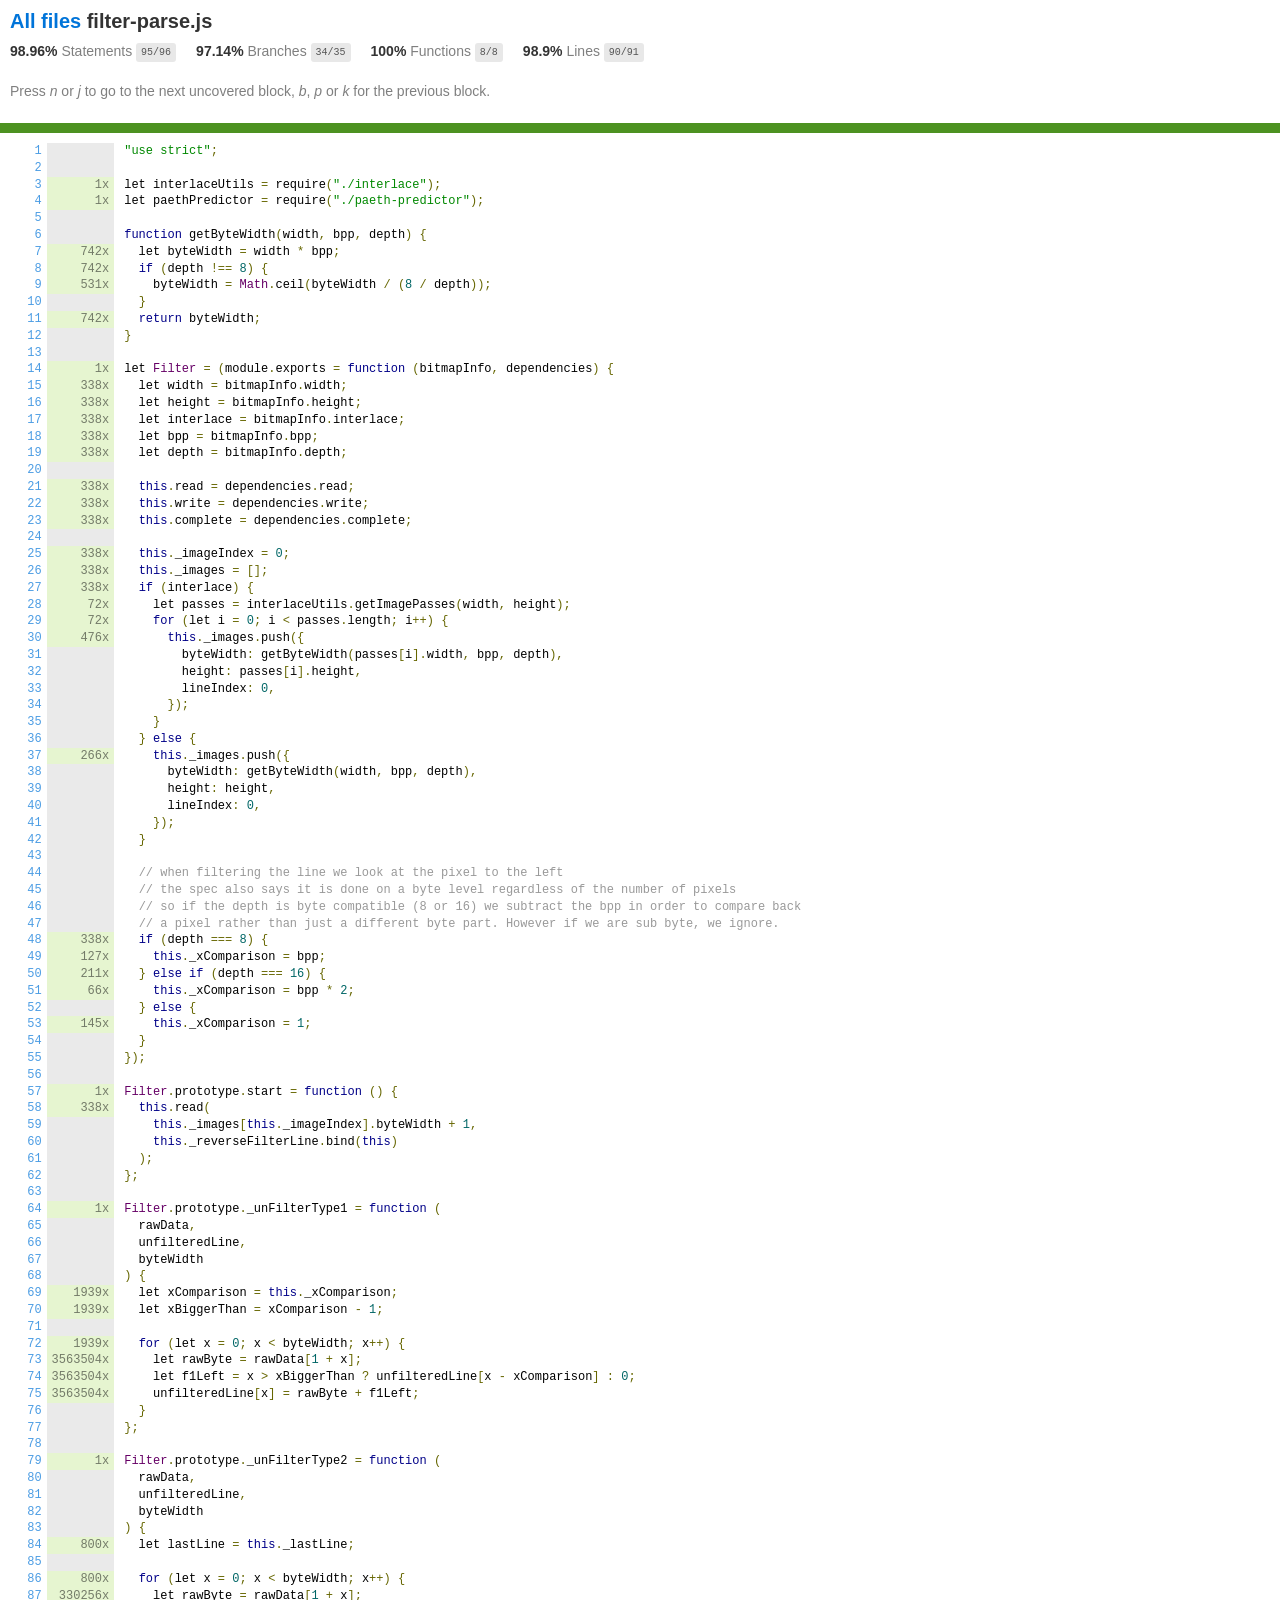
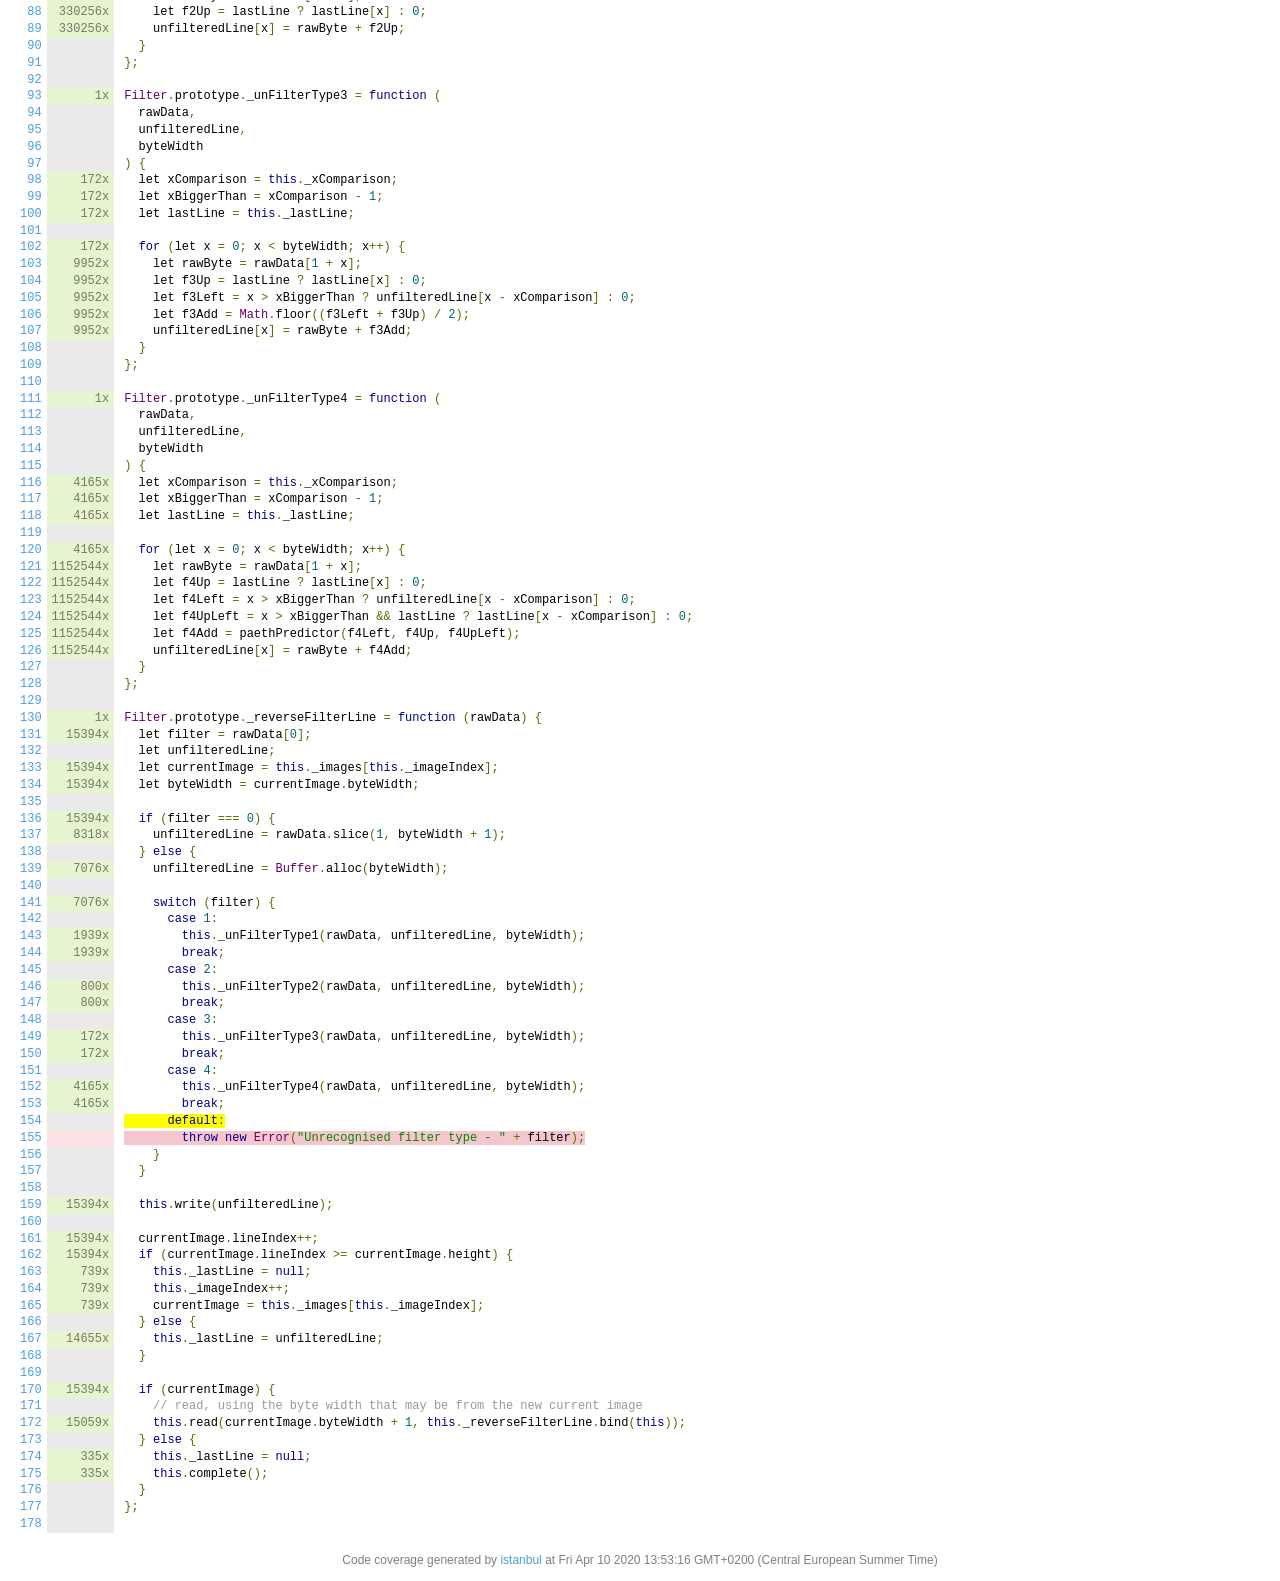
<file: acc/node_modules/pngjs/coverage/lcov-report/filter-parse.js.html>
<!doctype html>
<html lang="en">

<head>
    <title>Code coverage report for filter-parse.js</title>
    <meta charset="utf-8" />
    <link rel="stylesheet" href="prettify.css" />
    <link rel="stylesheet" href="base.css" />
    <link rel="shortcut icon" type="image/x-icon" href="favicon.png" />
    <meta name="viewport" content="width=device-width, initial-scale=1" />
    <style type='text/css'>
        .coverage-summary .sorter {
            background-image: url(sort-arrow-sprite.png);
        }
    </style>
</head>
    
<body>
<div class='wrapper'>
    <div class='pad1'>
        <h1><a href="index.html">All files</a> filter-parse.js</h1>
        <div class='clearfix'>
            
            <div class='fl pad1y space-right2'>
                <span class="strong">98.96% </span>
                <span class="quiet">Statements</span>
                <span class='fraction'>95/96</span>
            </div>
        
            
            <div class='fl pad1y space-right2'>
                <span class="strong">97.14% </span>
                <span class="quiet">Branches</span>
                <span class='fraction'>34/35</span>
            </div>
        
            
            <div class='fl pad1y space-right2'>
                <span class="strong">100% </span>
                <span class="quiet">Functions</span>
                <span class='fraction'>8/8</span>
            </div>
        
            
            <div class='fl pad1y space-right2'>
                <span class="strong">98.9% </span>
                <span class="quiet">Lines</span>
                <span class='fraction'>90/91</span>
            </div>
        
            
        </div>
        <p class="quiet">
            Press <em>n</em> or <em>j</em> to go to the next uncovered block, <em>b</em>, <em>p</em> or <em>k</em> for the previous block.
        </p>
    </div>
    <div class='status-line high'></div>
    <pre><table class="coverage">
<tr><td class="line-count quiet"><a name='L1'></a><a href='#L1'>1</a>
<a name='L2'></a><a href='#L2'>2</a>
<a name='L3'></a><a href='#L3'>3</a>
<a name='L4'></a><a href='#L4'>4</a>
<a name='L5'></a><a href='#L5'>5</a>
<a name='L6'></a><a href='#L6'>6</a>
<a name='L7'></a><a href='#L7'>7</a>
<a name='L8'></a><a href='#L8'>8</a>
<a name='L9'></a><a href='#L9'>9</a>
<a name='L10'></a><a href='#L10'>10</a>
<a name='L11'></a><a href='#L11'>11</a>
<a name='L12'></a><a href='#L12'>12</a>
<a name='L13'></a><a href='#L13'>13</a>
<a name='L14'></a><a href='#L14'>14</a>
<a name='L15'></a><a href='#L15'>15</a>
<a name='L16'></a><a href='#L16'>16</a>
<a name='L17'></a><a href='#L17'>17</a>
<a name='L18'></a><a href='#L18'>18</a>
<a name='L19'></a><a href='#L19'>19</a>
<a name='L20'></a><a href='#L20'>20</a>
<a name='L21'></a><a href='#L21'>21</a>
<a name='L22'></a><a href='#L22'>22</a>
<a name='L23'></a><a href='#L23'>23</a>
<a name='L24'></a><a href='#L24'>24</a>
<a name='L25'></a><a href='#L25'>25</a>
<a name='L26'></a><a href='#L26'>26</a>
<a name='L27'></a><a href='#L27'>27</a>
<a name='L28'></a><a href='#L28'>28</a>
<a name='L29'></a><a href='#L29'>29</a>
<a name='L30'></a><a href='#L30'>30</a>
<a name='L31'></a><a href='#L31'>31</a>
<a name='L32'></a><a href='#L32'>32</a>
<a name='L33'></a><a href='#L33'>33</a>
<a name='L34'></a><a href='#L34'>34</a>
<a name='L35'></a><a href='#L35'>35</a>
<a name='L36'></a><a href='#L36'>36</a>
<a name='L37'></a><a href='#L37'>37</a>
<a name='L38'></a><a href='#L38'>38</a>
<a name='L39'></a><a href='#L39'>39</a>
<a name='L40'></a><a href='#L40'>40</a>
<a name='L41'></a><a href='#L41'>41</a>
<a name='L42'></a><a href='#L42'>42</a>
<a name='L43'></a><a href='#L43'>43</a>
<a name='L44'></a><a href='#L44'>44</a>
<a name='L45'></a><a href='#L45'>45</a>
<a name='L46'></a><a href='#L46'>46</a>
<a name='L47'></a><a href='#L47'>47</a>
<a name='L48'></a><a href='#L48'>48</a>
<a name='L49'></a><a href='#L49'>49</a>
<a name='L50'></a><a href='#L50'>50</a>
<a name='L51'></a><a href='#L51'>51</a>
<a name='L52'></a><a href='#L52'>52</a>
<a name='L53'></a><a href='#L53'>53</a>
<a name='L54'></a><a href='#L54'>54</a>
<a name='L55'></a><a href='#L55'>55</a>
<a name='L56'></a><a href='#L56'>56</a>
<a name='L57'></a><a href='#L57'>57</a>
<a name='L58'></a><a href='#L58'>58</a>
<a name='L59'></a><a href='#L59'>59</a>
<a name='L60'></a><a href='#L60'>60</a>
<a name='L61'></a><a href='#L61'>61</a>
<a name='L62'></a><a href='#L62'>62</a>
<a name='L63'></a><a href='#L63'>63</a>
<a name='L64'></a><a href='#L64'>64</a>
<a name='L65'></a><a href='#L65'>65</a>
<a name='L66'></a><a href='#L66'>66</a>
<a name='L67'></a><a href='#L67'>67</a>
<a name='L68'></a><a href='#L68'>68</a>
<a name='L69'></a><a href='#L69'>69</a>
<a name='L70'></a><a href='#L70'>70</a>
<a name='L71'></a><a href='#L71'>71</a>
<a name='L72'></a><a href='#L72'>72</a>
<a name='L73'></a><a href='#L73'>73</a>
<a name='L74'></a><a href='#L74'>74</a>
<a name='L75'></a><a href='#L75'>75</a>
<a name='L76'></a><a href='#L76'>76</a>
<a name='L77'></a><a href='#L77'>77</a>
<a name='L78'></a><a href='#L78'>78</a>
<a name='L79'></a><a href='#L79'>79</a>
<a name='L80'></a><a href='#L80'>80</a>
<a name='L81'></a><a href='#L81'>81</a>
<a name='L82'></a><a href='#L82'>82</a>
<a name='L83'></a><a href='#L83'>83</a>
<a name='L84'></a><a href='#L84'>84</a>
<a name='L85'></a><a href='#L85'>85</a>
<a name='L86'></a><a href='#L86'>86</a>
<a name='L87'></a><a href='#L87'>87</a>
<a name='L88'></a><a href='#L88'>88</a>
<a name='L89'></a><a href='#L89'>89</a>
<a name='L90'></a><a href='#L90'>90</a>
<a name='L91'></a><a href='#L91'>91</a>
<a name='L92'></a><a href='#L92'>92</a>
<a name='L93'></a><a href='#L93'>93</a>
<a name='L94'></a><a href='#L94'>94</a>
<a name='L95'></a><a href='#L95'>95</a>
<a name='L96'></a><a href='#L96'>96</a>
<a name='L97'></a><a href='#L97'>97</a>
<a name='L98'></a><a href='#L98'>98</a>
<a name='L99'></a><a href='#L99'>99</a>
<a name='L100'></a><a href='#L100'>100</a>
<a name='L101'></a><a href='#L101'>101</a>
<a name='L102'></a><a href='#L102'>102</a>
<a name='L103'></a><a href='#L103'>103</a>
<a name='L104'></a><a href='#L104'>104</a>
<a name='L105'></a><a href='#L105'>105</a>
<a name='L106'></a><a href='#L106'>106</a>
<a name='L107'></a><a href='#L107'>107</a>
<a name='L108'></a><a href='#L108'>108</a>
<a name='L109'></a><a href='#L109'>109</a>
<a name='L110'></a><a href='#L110'>110</a>
<a name='L111'></a><a href='#L111'>111</a>
<a name='L112'></a><a href='#L112'>112</a>
<a name='L113'></a><a href='#L113'>113</a>
<a name='L114'></a><a href='#L114'>114</a>
<a name='L115'></a><a href='#L115'>115</a>
<a name='L116'></a><a href='#L116'>116</a>
<a name='L117'></a><a href='#L117'>117</a>
<a name='L118'></a><a href='#L118'>118</a>
<a name='L119'></a><a href='#L119'>119</a>
<a name='L120'></a><a href='#L120'>120</a>
<a name='L121'></a><a href='#L121'>121</a>
<a name='L122'></a><a href='#L122'>122</a>
<a name='L123'></a><a href='#L123'>123</a>
<a name='L124'></a><a href='#L124'>124</a>
<a name='L125'></a><a href='#L125'>125</a>
<a name='L126'></a><a href='#L126'>126</a>
<a name='L127'></a><a href='#L127'>127</a>
<a name='L128'></a><a href='#L128'>128</a>
<a name='L129'></a><a href='#L129'>129</a>
<a name='L130'></a><a href='#L130'>130</a>
<a name='L131'></a><a href='#L131'>131</a>
<a name='L132'></a><a href='#L132'>132</a>
<a name='L133'></a><a href='#L133'>133</a>
<a name='L134'></a><a href='#L134'>134</a>
<a name='L135'></a><a href='#L135'>135</a>
<a name='L136'></a><a href='#L136'>136</a>
<a name='L137'></a><a href='#L137'>137</a>
<a name='L138'></a><a href='#L138'>138</a>
<a name='L139'></a><a href='#L139'>139</a>
<a name='L140'></a><a href='#L140'>140</a>
<a name='L141'></a><a href='#L141'>141</a>
<a name='L142'></a><a href='#L142'>142</a>
<a name='L143'></a><a href='#L143'>143</a>
<a name='L144'></a><a href='#L144'>144</a>
<a name='L145'></a><a href='#L145'>145</a>
<a name='L146'></a><a href='#L146'>146</a>
<a name='L147'></a><a href='#L147'>147</a>
<a name='L148'></a><a href='#L148'>148</a>
<a name='L149'></a><a href='#L149'>149</a>
<a name='L150'></a><a href='#L150'>150</a>
<a name='L151'></a><a href='#L151'>151</a>
<a name='L152'></a><a href='#L152'>152</a>
<a name='L153'></a><a href='#L153'>153</a>
<a name='L154'></a><a href='#L154'>154</a>
<a name='L155'></a><a href='#L155'>155</a>
<a name='L156'></a><a href='#L156'>156</a>
<a name='L157'></a><a href='#L157'>157</a>
<a name='L158'></a><a href='#L158'>158</a>
<a name='L159'></a><a href='#L159'>159</a>
<a name='L160'></a><a href='#L160'>160</a>
<a name='L161'></a><a href='#L161'>161</a>
<a name='L162'></a><a href='#L162'>162</a>
<a name='L163'></a><a href='#L163'>163</a>
<a name='L164'></a><a href='#L164'>164</a>
<a name='L165'></a><a href='#L165'>165</a>
<a name='L166'></a><a href='#L166'>166</a>
<a name='L167'></a><a href='#L167'>167</a>
<a name='L168'></a><a href='#L168'>168</a>
<a name='L169'></a><a href='#L169'>169</a>
<a name='L170'></a><a href='#L170'>170</a>
<a name='L171'></a><a href='#L171'>171</a>
<a name='L172'></a><a href='#L172'>172</a>
<a name='L173'></a><a href='#L173'>173</a>
<a name='L174'></a><a href='#L174'>174</a>
<a name='L175'></a><a href='#L175'>175</a>
<a name='L176'></a><a href='#L176'>176</a>
<a name='L177'></a><a href='#L177'>177</a>
<a name='L178'></a><a href='#L178'>178</a></td><td class="line-coverage quiet"><span class="cline-any cline-neutral">&nbsp;</span>
<span class="cline-any cline-neutral">&nbsp;</span>
<span class="cline-any cline-yes">1x</span>
<span class="cline-any cline-yes">1x</span>
<span class="cline-any cline-neutral">&nbsp;</span>
<span class="cline-any cline-neutral">&nbsp;</span>
<span class="cline-any cline-yes">742x</span>
<span class="cline-any cline-yes">742x</span>
<span class="cline-any cline-yes">531x</span>
<span class="cline-any cline-neutral">&nbsp;</span>
<span class="cline-any cline-yes">742x</span>
<span class="cline-any cline-neutral">&nbsp;</span>
<span class="cline-any cline-neutral">&nbsp;</span>
<span class="cline-any cline-yes">1x</span>
<span class="cline-any cline-yes">338x</span>
<span class="cline-any cline-yes">338x</span>
<span class="cline-any cline-yes">338x</span>
<span class="cline-any cline-yes">338x</span>
<span class="cline-any cline-yes">338x</span>
<span class="cline-any cline-neutral">&nbsp;</span>
<span class="cline-any cline-yes">338x</span>
<span class="cline-any cline-yes">338x</span>
<span class="cline-any cline-yes">338x</span>
<span class="cline-any cline-neutral">&nbsp;</span>
<span class="cline-any cline-yes">338x</span>
<span class="cline-any cline-yes">338x</span>
<span class="cline-any cline-yes">338x</span>
<span class="cline-any cline-yes">72x</span>
<span class="cline-any cline-yes">72x</span>
<span class="cline-any cline-yes">476x</span>
<span class="cline-any cline-neutral">&nbsp;</span>
<span class="cline-any cline-neutral">&nbsp;</span>
<span class="cline-any cline-neutral">&nbsp;</span>
<span class="cline-any cline-neutral">&nbsp;</span>
<span class="cline-any cline-neutral">&nbsp;</span>
<span class="cline-any cline-neutral">&nbsp;</span>
<span class="cline-any cline-yes">266x</span>
<span class="cline-any cline-neutral">&nbsp;</span>
<span class="cline-any cline-neutral">&nbsp;</span>
<span class="cline-any cline-neutral">&nbsp;</span>
<span class="cline-any cline-neutral">&nbsp;</span>
<span class="cline-any cline-neutral">&nbsp;</span>
<span class="cline-any cline-neutral">&nbsp;</span>
<span class="cline-any cline-neutral">&nbsp;</span>
<span class="cline-any cline-neutral">&nbsp;</span>
<span class="cline-any cline-neutral">&nbsp;</span>
<span class="cline-any cline-neutral">&nbsp;</span>
<span class="cline-any cline-yes">338x</span>
<span class="cline-any cline-yes">127x</span>
<span class="cline-any cline-yes">211x</span>
<span class="cline-any cline-yes">66x</span>
<span class="cline-any cline-neutral">&nbsp;</span>
<span class="cline-any cline-yes">145x</span>
<span class="cline-any cline-neutral">&nbsp;</span>
<span class="cline-any cline-neutral">&nbsp;</span>
<span class="cline-any cline-neutral">&nbsp;</span>
<span class="cline-any cline-yes">1x</span>
<span class="cline-any cline-yes">338x</span>
<span class="cline-any cline-neutral">&nbsp;</span>
<span class="cline-any cline-neutral">&nbsp;</span>
<span class="cline-any cline-neutral">&nbsp;</span>
<span class="cline-any cline-neutral">&nbsp;</span>
<span class="cline-any cline-neutral">&nbsp;</span>
<span class="cline-any cline-yes">1x</span>
<span class="cline-any cline-neutral">&nbsp;</span>
<span class="cline-any cline-neutral">&nbsp;</span>
<span class="cline-any cline-neutral">&nbsp;</span>
<span class="cline-any cline-neutral">&nbsp;</span>
<span class="cline-any cline-yes">1939x</span>
<span class="cline-any cline-yes">1939x</span>
<span class="cline-any cline-neutral">&nbsp;</span>
<span class="cline-any cline-yes">1939x</span>
<span class="cline-any cline-yes">3563504x</span>
<span class="cline-any cline-yes">3563504x</span>
<span class="cline-any cline-yes">3563504x</span>
<span class="cline-any cline-neutral">&nbsp;</span>
<span class="cline-any cline-neutral">&nbsp;</span>
<span class="cline-any cline-neutral">&nbsp;</span>
<span class="cline-any cline-yes">1x</span>
<span class="cline-any cline-neutral">&nbsp;</span>
<span class="cline-any cline-neutral">&nbsp;</span>
<span class="cline-any cline-neutral">&nbsp;</span>
<span class="cline-any cline-neutral">&nbsp;</span>
<span class="cline-any cline-yes">800x</span>
<span class="cline-any cline-neutral">&nbsp;</span>
<span class="cline-any cline-yes">800x</span>
<span class="cline-any cline-yes">330256x</span>
<span class="cline-any cline-yes">330256x</span>
<span class="cline-any cline-yes">330256x</span>
<span class="cline-any cline-neutral">&nbsp;</span>
<span class="cline-any cline-neutral">&nbsp;</span>
<span class="cline-any cline-neutral">&nbsp;</span>
<span class="cline-any cline-yes">1x</span>
<span class="cline-any cline-neutral">&nbsp;</span>
<span class="cline-any cline-neutral">&nbsp;</span>
<span class="cline-any cline-neutral">&nbsp;</span>
<span class="cline-any cline-neutral">&nbsp;</span>
<span class="cline-any cline-yes">172x</span>
<span class="cline-any cline-yes">172x</span>
<span class="cline-any cline-yes">172x</span>
<span class="cline-any cline-neutral">&nbsp;</span>
<span class="cline-any cline-yes">172x</span>
<span class="cline-any cline-yes">9952x</span>
<span class="cline-any cline-yes">9952x</span>
<span class="cline-any cline-yes">9952x</span>
<span class="cline-any cline-yes">9952x</span>
<span class="cline-any cline-yes">9952x</span>
<span class="cline-any cline-neutral">&nbsp;</span>
<span class="cline-any cline-neutral">&nbsp;</span>
<span class="cline-any cline-neutral">&nbsp;</span>
<span class="cline-any cline-yes">1x</span>
<span class="cline-any cline-neutral">&nbsp;</span>
<span class="cline-any cline-neutral">&nbsp;</span>
<span class="cline-any cline-neutral">&nbsp;</span>
<span class="cline-any cline-neutral">&nbsp;</span>
<span class="cline-any cline-yes">4165x</span>
<span class="cline-any cline-yes">4165x</span>
<span class="cline-any cline-yes">4165x</span>
<span class="cline-any cline-neutral">&nbsp;</span>
<span class="cline-any cline-yes">4165x</span>
<span class="cline-any cline-yes">1152544x</span>
<span class="cline-any cline-yes">1152544x</span>
<span class="cline-any cline-yes">1152544x</span>
<span class="cline-any cline-yes">1152544x</span>
<span class="cline-any cline-yes">1152544x</span>
<span class="cline-any cline-yes">1152544x</span>
<span class="cline-any cline-neutral">&nbsp;</span>
<span class="cline-any cline-neutral">&nbsp;</span>
<span class="cline-any cline-neutral">&nbsp;</span>
<span class="cline-any cline-yes">1x</span>
<span class="cline-any cline-yes">15394x</span>
<span class="cline-any cline-neutral">&nbsp;</span>
<span class="cline-any cline-yes">15394x</span>
<span class="cline-any cline-yes">15394x</span>
<span class="cline-any cline-neutral">&nbsp;</span>
<span class="cline-any cline-yes">15394x</span>
<span class="cline-any cline-yes">8318x</span>
<span class="cline-any cline-neutral">&nbsp;</span>
<span class="cline-any cline-yes">7076x</span>
<span class="cline-any cline-neutral">&nbsp;</span>
<span class="cline-any cline-yes">7076x</span>
<span class="cline-any cline-neutral">&nbsp;</span>
<span class="cline-any cline-yes">1939x</span>
<span class="cline-any cline-yes">1939x</span>
<span class="cline-any cline-neutral">&nbsp;</span>
<span class="cline-any cline-yes">800x</span>
<span class="cline-any cline-yes">800x</span>
<span class="cline-any cline-neutral">&nbsp;</span>
<span class="cline-any cline-yes">172x</span>
<span class="cline-any cline-yes">172x</span>
<span class="cline-any cline-neutral">&nbsp;</span>
<span class="cline-any cline-yes">4165x</span>
<span class="cline-any cline-yes">4165x</span>
<span class="cline-any cline-neutral">&nbsp;</span>
<span class="cline-any cline-no">&nbsp;</span>
<span class="cline-any cline-neutral">&nbsp;</span>
<span class="cline-any cline-neutral">&nbsp;</span>
<span class="cline-any cline-neutral">&nbsp;</span>
<span class="cline-any cline-yes">15394x</span>
<span class="cline-any cline-neutral">&nbsp;</span>
<span class="cline-any cline-yes">15394x</span>
<span class="cline-any cline-yes">15394x</span>
<span class="cline-any cline-yes">739x</span>
<span class="cline-any cline-yes">739x</span>
<span class="cline-any cline-yes">739x</span>
<span class="cline-any cline-neutral">&nbsp;</span>
<span class="cline-any cline-yes">14655x</span>
<span class="cline-any cline-neutral">&nbsp;</span>
<span class="cline-any cline-neutral">&nbsp;</span>
<span class="cline-any cline-yes">15394x</span>
<span class="cline-any cline-neutral">&nbsp;</span>
<span class="cline-any cline-yes">15059x</span>
<span class="cline-any cline-neutral">&nbsp;</span>
<span class="cline-any cline-yes">335x</span>
<span class="cline-any cline-yes">335x</span>
<span class="cline-any cline-neutral">&nbsp;</span>
<span class="cline-any cline-neutral">&nbsp;</span>
<span class="cline-any cline-neutral">&nbsp;</span></td><td class="text"><pre class="prettyprint lang-js">"use strict";
&nbsp;
let interlaceUtils = require("./interlace");
let paethPredictor = require("./paeth-predictor");
&nbsp;
function getByteWidth(width, bpp, depth) {
  let byteWidth = width * bpp;
  if (depth !== 8) {
    byteWidth = Math.ceil(byteWidth / (8 / depth));
  }
  return byteWidth;
}
&nbsp;
let Filter = (module.exports = function (bitmapInfo, dependencies) {
  let width = bitmapInfo.width;
  let height = bitmapInfo.height;
  let interlace = bitmapInfo.interlace;
  let bpp = bitmapInfo.bpp;
  let depth = bitmapInfo.depth;
&nbsp;
  this.read = dependencies.read;
  this.write = dependencies.write;
  this.complete = dependencies.complete;
&nbsp;
  this._imageIndex = 0;
  this._images = [];
  if (interlace) {
    let passes = interlaceUtils.getImagePasses(width, height);
    for (let i = 0; i &lt; passes.length; i++) {
      this._images.push({
        byteWidth: getByteWidth(passes[i].width, bpp, depth),
        height: passes[i].height,
        lineIndex: 0,
      });
    }
  } else {
    this._images.push({
      byteWidth: getByteWidth(width, bpp, depth),
      height: height,
      lineIndex: 0,
    });
  }
&nbsp;
  // when filtering the line we look at the pixel to the left
  // the spec also says it is done on a byte level regardless of the number of pixels
  // so if the depth is byte compatible (8 or 16) we subtract the bpp in order to compare back
  // a pixel rather than just a different byte part. However if we are sub byte, we ignore.
  if (depth === 8) {
    this._xComparison = bpp;
  } else if (depth === 16) {
    this._xComparison = bpp * 2;
  } else {
    this._xComparison = 1;
  }
});
&nbsp;
Filter.prototype.start = function () {
  this.read(
    this._images[this._imageIndex].byteWidth + 1,
    this._reverseFilterLine.bind(this)
  );
};
&nbsp;
Filter.prototype._unFilterType1 = function (
  rawData,
  unfilteredLine,
  byteWidth
) {
  let xComparison = this._xComparison;
  let xBiggerThan = xComparison - 1;
&nbsp;
  for (let x = 0; x &lt; byteWidth; x++) {
    let rawByte = rawData[1 + x];
    let f1Left = x &gt; xBiggerThan ? unfilteredLine[x - xComparison] : 0;
    unfilteredLine[x] = rawByte + f1Left;
  }
};
&nbsp;
Filter.prototype._unFilterType2 = function (
  rawData,
  unfilteredLine,
  byteWidth
) {
  let lastLine = this._lastLine;
&nbsp;
  for (let x = 0; x &lt; byteWidth; x++) {
    let rawByte = rawData[1 + x];
    let f2Up = lastLine ? lastLine[x] : 0;
    unfilteredLine[x] = rawByte + f2Up;
  }
};
&nbsp;
Filter.prototype._unFilterType3 = function (
  rawData,
  unfilteredLine,
  byteWidth
) {
  let xComparison = this._xComparison;
  let xBiggerThan = xComparison - 1;
  let lastLine = this._lastLine;
&nbsp;
  for (let x = 0; x &lt; byteWidth; x++) {
    let rawByte = rawData[1 + x];
    let f3Up = lastLine ? lastLine[x] : 0;
    let f3Left = x &gt; xBiggerThan ? unfilteredLine[x - xComparison] : 0;
    let f3Add = Math.floor((f3Left + f3Up) / 2);
    unfilteredLine[x] = rawByte + f3Add;
  }
};
&nbsp;
Filter.prototype._unFilterType4 = function (
  rawData,
  unfilteredLine,
  byteWidth
) {
  let xComparison = this._xComparison;
  let xBiggerThan = xComparison - 1;
  let lastLine = this._lastLine;
&nbsp;
  for (let x = 0; x &lt; byteWidth; x++) {
    let rawByte = rawData[1 + x];
    let f4Up = lastLine ? lastLine[x] : 0;
    let f4Left = x &gt; xBiggerThan ? unfilteredLine[x - xComparison] : 0;
    let f4UpLeft = x &gt; xBiggerThan &amp;&amp; lastLine ? lastLine[x - xComparison] : 0;
    let f4Add = paethPredictor(f4Left, f4Up, f4UpLeft);
    unfilteredLine[x] = rawByte + f4Add;
  }
};
&nbsp;
Filter.prototype._reverseFilterLine = function (rawData) {
  let filter = rawData[0];
  let unfilteredLine;
  let currentImage = this._images[this._imageIndex];
  let byteWidth = currentImage.byteWidth;
&nbsp;
  if (filter === 0) {
    unfilteredLine = rawData.slice(1, byteWidth + 1);
  } else {
    unfilteredLine = Buffer.alloc(byteWidth);
&nbsp;
    switch (filter) {
      case 1:
        this._unFilterType1(rawData, unfilteredLine, byteWidth);
        break;
      case 2:
        this._unFilterType2(rawData, unfilteredLine, byteWidth);
        break;
      case 3:
        this._unFilterType3(rawData, unfilteredLine, byteWidth);
        break;
      case 4:
        this._unFilterType4(rawData, unfilteredLine, byteWidth);
        break;
<span class="branch-4 cbranch-no" title="branch not covered" >      default:</span>
<span class="cstat-no" title="statement not covered" >        throw new Error("Unrecognised filter type - " + filter);</span>
    }
  }
&nbsp;
  this.write(unfilteredLine);
&nbsp;
  currentImage.lineIndex++;
  if (currentImage.lineIndex &gt;= currentImage.height) {
    this._lastLine = null;
    this._imageIndex++;
    currentImage = this._images[this._imageIndex];
  } else {
    this._lastLine = unfilteredLine;
  }
&nbsp;
  if (currentImage) {
    // read, using the byte width that may be from the new current image
    this.read(currentImage.byteWidth + 1, this._reverseFilterLine.bind(this));
  } else {
    this._lastLine = null;
    this.complete();
  }
};
&nbsp;</pre></td></tr></table></pre>

                <div class='push'></div><!-- for sticky footer -->
            </div><!-- /wrapper -->
            <div class='footer quiet pad2 space-top1 center small'>
                Code coverage generated by
                <a href="https://istanbul.js.org/" target="_blank">istanbul</a>
                at Fri Apr 10 2020 13:53:16 GMT+0200 (Central European Summer Time)
            </div>
        </div>
        <script src="prettify.js"></script>
        <script>
            window.onload = function () {
                prettyPrint();
            };
        </script>
        <script src="sorter.js"></script>
        <script src="block-navigation.js"></script>
    </body>
</html>
</file>
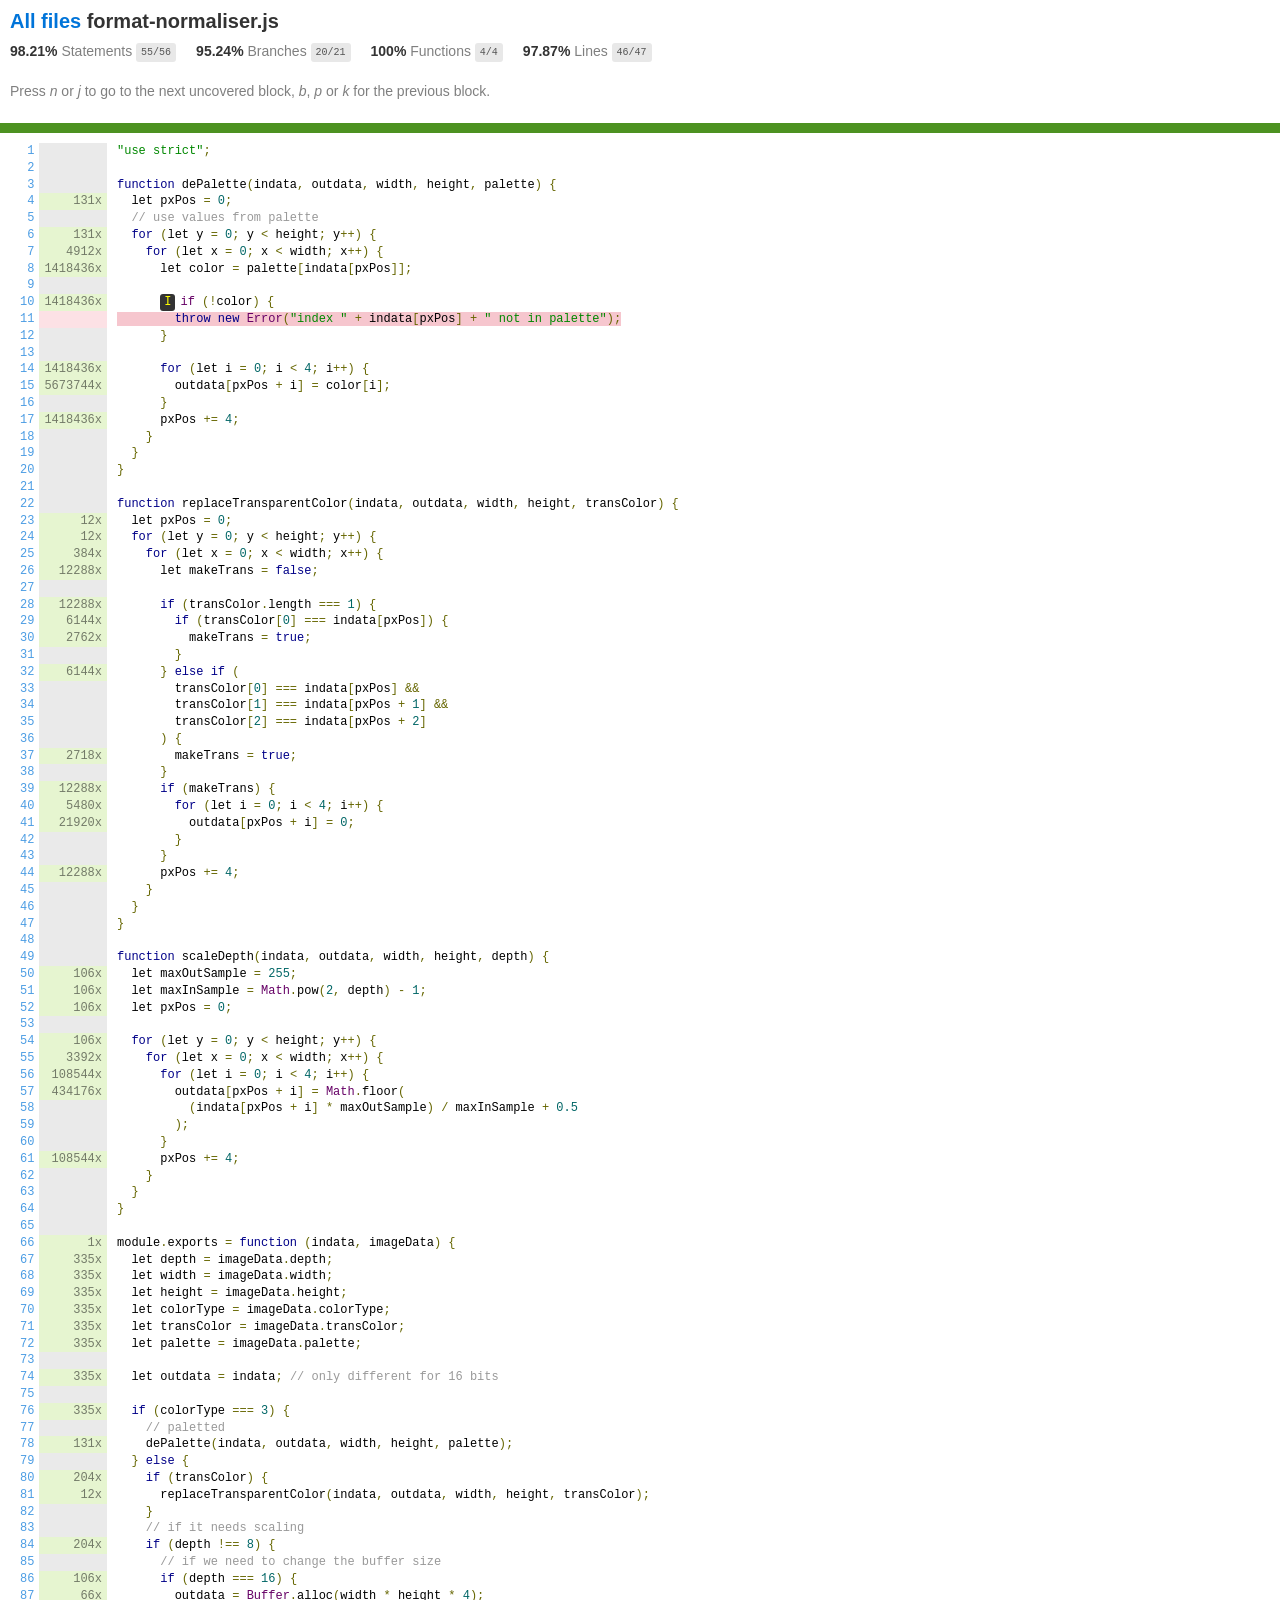
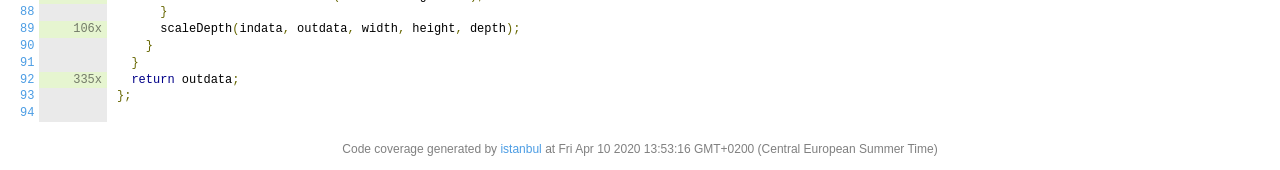
<file: acc/node_modules/pngjs/coverage/lcov-report/format-normaliser.js.html>
<!doctype html>
<html lang="en">

<head>
    <title>Code coverage report for format-normaliser.js</title>
    <meta charset="utf-8" />
    <link rel="stylesheet" href="prettify.css" />
    <link rel="stylesheet" href="base.css" />
    <link rel="shortcut icon" type="image/x-icon" href="favicon.png" />
    <meta name="viewport" content="width=device-width, initial-scale=1" />
    <style type='text/css'>
        .coverage-summary .sorter {
            background-image: url(sort-arrow-sprite.png);
        }
    </style>
</head>
    
<body>
<div class='wrapper'>
    <div class='pad1'>
        <h1><a href="index.html">All files</a> format-normaliser.js</h1>
        <div class='clearfix'>
            
            <div class='fl pad1y space-right2'>
                <span class="strong">98.21% </span>
                <span class="quiet">Statements</span>
                <span class='fraction'>55/56</span>
            </div>
        
            
            <div class='fl pad1y space-right2'>
                <span class="strong">95.24% </span>
                <span class="quiet">Branches</span>
                <span class='fraction'>20/21</span>
            </div>
        
            
            <div class='fl pad1y space-right2'>
                <span class="strong">100% </span>
                <span class="quiet">Functions</span>
                <span class='fraction'>4/4</span>
            </div>
        
            
            <div class='fl pad1y space-right2'>
                <span class="strong">97.87% </span>
                <span class="quiet">Lines</span>
                <span class='fraction'>46/47</span>
            </div>
        
            
        </div>
        <p class="quiet">
            Press <em>n</em> or <em>j</em> to go to the next uncovered block, <em>b</em>, <em>p</em> or <em>k</em> for the previous block.
        </p>
    </div>
    <div class='status-line high'></div>
    <pre><table class="coverage">
<tr><td class="line-count quiet"><a name='L1'></a><a href='#L1'>1</a>
<a name='L2'></a><a href='#L2'>2</a>
<a name='L3'></a><a href='#L3'>3</a>
<a name='L4'></a><a href='#L4'>4</a>
<a name='L5'></a><a href='#L5'>5</a>
<a name='L6'></a><a href='#L6'>6</a>
<a name='L7'></a><a href='#L7'>7</a>
<a name='L8'></a><a href='#L8'>8</a>
<a name='L9'></a><a href='#L9'>9</a>
<a name='L10'></a><a href='#L10'>10</a>
<a name='L11'></a><a href='#L11'>11</a>
<a name='L12'></a><a href='#L12'>12</a>
<a name='L13'></a><a href='#L13'>13</a>
<a name='L14'></a><a href='#L14'>14</a>
<a name='L15'></a><a href='#L15'>15</a>
<a name='L16'></a><a href='#L16'>16</a>
<a name='L17'></a><a href='#L17'>17</a>
<a name='L18'></a><a href='#L18'>18</a>
<a name='L19'></a><a href='#L19'>19</a>
<a name='L20'></a><a href='#L20'>20</a>
<a name='L21'></a><a href='#L21'>21</a>
<a name='L22'></a><a href='#L22'>22</a>
<a name='L23'></a><a href='#L23'>23</a>
<a name='L24'></a><a href='#L24'>24</a>
<a name='L25'></a><a href='#L25'>25</a>
<a name='L26'></a><a href='#L26'>26</a>
<a name='L27'></a><a href='#L27'>27</a>
<a name='L28'></a><a href='#L28'>28</a>
<a name='L29'></a><a href='#L29'>29</a>
<a name='L30'></a><a href='#L30'>30</a>
<a name='L31'></a><a href='#L31'>31</a>
<a name='L32'></a><a href='#L32'>32</a>
<a name='L33'></a><a href='#L33'>33</a>
<a name='L34'></a><a href='#L34'>34</a>
<a name='L35'></a><a href='#L35'>35</a>
<a name='L36'></a><a href='#L36'>36</a>
<a name='L37'></a><a href='#L37'>37</a>
<a name='L38'></a><a href='#L38'>38</a>
<a name='L39'></a><a href='#L39'>39</a>
<a name='L40'></a><a href='#L40'>40</a>
<a name='L41'></a><a href='#L41'>41</a>
<a name='L42'></a><a href='#L42'>42</a>
<a name='L43'></a><a href='#L43'>43</a>
<a name='L44'></a><a href='#L44'>44</a>
<a name='L45'></a><a href='#L45'>45</a>
<a name='L46'></a><a href='#L46'>46</a>
<a name='L47'></a><a href='#L47'>47</a>
<a name='L48'></a><a href='#L48'>48</a>
<a name='L49'></a><a href='#L49'>49</a>
<a name='L50'></a><a href='#L50'>50</a>
<a name='L51'></a><a href='#L51'>51</a>
<a name='L52'></a><a href='#L52'>52</a>
<a name='L53'></a><a href='#L53'>53</a>
<a name='L54'></a><a href='#L54'>54</a>
<a name='L55'></a><a href='#L55'>55</a>
<a name='L56'></a><a href='#L56'>56</a>
<a name='L57'></a><a href='#L57'>57</a>
<a name='L58'></a><a href='#L58'>58</a>
<a name='L59'></a><a href='#L59'>59</a>
<a name='L60'></a><a href='#L60'>60</a>
<a name='L61'></a><a href='#L61'>61</a>
<a name='L62'></a><a href='#L62'>62</a>
<a name='L63'></a><a href='#L63'>63</a>
<a name='L64'></a><a href='#L64'>64</a>
<a name='L65'></a><a href='#L65'>65</a>
<a name='L66'></a><a href='#L66'>66</a>
<a name='L67'></a><a href='#L67'>67</a>
<a name='L68'></a><a href='#L68'>68</a>
<a name='L69'></a><a href='#L69'>69</a>
<a name='L70'></a><a href='#L70'>70</a>
<a name='L71'></a><a href='#L71'>71</a>
<a name='L72'></a><a href='#L72'>72</a>
<a name='L73'></a><a href='#L73'>73</a>
<a name='L74'></a><a href='#L74'>74</a>
<a name='L75'></a><a href='#L75'>75</a>
<a name='L76'></a><a href='#L76'>76</a>
<a name='L77'></a><a href='#L77'>77</a>
<a name='L78'></a><a href='#L78'>78</a>
<a name='L79'></a><a href='#L79'>79</a>
<a name='L80'></a><a href='#L80'>80</a>
<a name='L81'></a><a href='#L81'>81</a>
<a name='L82'></a><a href='#L82'>82</a>
<a name='L83'></a><a href='#L83'>83</a>
<a name='L84'></a><a href='#L84'>84</a>
<a name='L85'></a><a href='#L85'>85</a>
<a name='L86'></a><a href='#L86'>86</a>
<a name='L87'></a><a href='#L87'>87</a>
<a name='L88'></a><a href='#L88'>88</a>
<a name='L89'></a><a href='#L89'>89</a>
<a name='L90'></a><a href='#L90'>90</a>
<a name='L91'></a><a href='#L91'>91</a>
<a name='L92'></a><a href='#L92'>92</a>
<a name='L93'></a><a href='#L93'>93</a>
<a name='L94'></a><a href='#L94'>94</a></td><td class="line-coverage quiet"><span class="cline-any cline-neutral">&nbsp;</span>
<span class="cline-any cline-neutral">&nbsp;</span>
<span class="cline-any cline-neutral">&nbsp;</span>
<span class="cline-any cline-yes">131x</span>
<span class="cline-any cline-neutral">&nbsp;</span>
<span class="cline-any cline-yes">131x</span>
<span class="cline-any cline-yes">4912x</span>
<span class="cline-any cline-yes">1418436x</span>
<span class="cline-any cline-neutral">&nbsp;</span>
<span class="cline-any cline-yes">1418436x</span>
<span class="cline-any cline-no">&nbsp;</span>
<span class="cline-any cline-neutral">&nbsp;</span>
<span class="cline-any cline-neutral">&nbsp;</span>
<span class="cline-any cline-yes">1418436x</span>
<span class="cline-any cline-yes">5673744x</span>
<span class="cline-any cline-neutral">&nbsp;</span>
<span class="cline-any cline-yes">1418436x</span>
<span class="cline-any cline-neutral">&nbsp;</span>
<span class="cline-any cline-neutral">&nbsp;</span>
<span class="cline-any cline-neutral">&nbsp;</span>
<span class="cline-any cline-neutral">&nbsp;</span>
<span class="cline-any cline-neutral">&nbsp;</span>
<span class="cline-any cline-yes">12x</span>
<span class="cline-any cline-yes">12x</span>
<span class="cline-any cline-yes">384x</span>
<span class="cline-any cline-yes">12288x</span>
<span class="cline-any cline-neutral">&nbsp;</span>
<span class="cline-any cline-yes">12288x</span>
<span class="cline-any cline-yes">6144x</span>
<span class="cline-any cline-yes">2762x</span>
<span class="cline-any cline-neutral">&nbsp;</span>
<span class="cline-any cline-yes">6144x</span>
<span class="cline-any cline-neutral">&nbsp;</span>
<span class="cline-any cline-neutral">&nbsp;</span>
<span class="cline-any cline-neutral">&nbsp;</span>
<span class="cline-any cline-neutral">&nbsp;</span>
<span class="cline-any cline-yes">2718x</span>
<span class="cline-any cline-neutral">&nbsp;</span>
<span class="cline-any cline-yes">12288x</span>
<span class="cline-any cline-yes">5480x</span>
<span class="cline-any cline-yes">21920x</span>
<span class="cline-any cline-neutral">&nbsp;</span>
<span class="cline-any cline-neutral">&nbsp;</span>
<span class="cline-any cline-yes">12288x</span>
<span class="cline-any cline-neutral">&nbsp;</span>
<span class="cline-any cline-neutral">&nbsp;</span>
<span class="cline-any cline-neutral">&nbsp;</span>
<span class="cline-any cline-neutral">&nbsp;</span>
<span class="cline-any cline-neutral">&nbsp;</span>
<span class="cline-any cline-yes">106x</span>
<span class="cline-any cline-yes">106x</span>
<span class="cline-any cline-yes">106x</span>
<span class="cline-any cline-neutral">&nbsp;</span>
<span class="cline-any cline-yes">106x</span>
<span class="cline-any cline-yes">3392x</span>
<span class="cline-any cline-yes">108544x</span>
<span class="cline-any cline-yes">434176x</span>
<span class="cline-any cline-neutral">&nbsp;</span>
<span class="cline-any cline-neutral">&nbsp;</span>
<span class="cline-any cline-neutral">&nbsp;</span>
<span class="cline-any cline-yes">108544x</span>
<span class="cline-any cline-neutral">&nbsp;</span>
<span class="cline-any cline-neutral">&nbsp;</span>
<span class="cline-any cline-neutral">&nbsp;</span>
<span class="cline-any cline-neutral">&nbsp;</span>
<span class="cline-any cline-yes">1x</span>
<span class="cline-any cline-yes">335x</span>
<span class="cline-any cline-yes">335x</span>
<span class="cline-any cline-yes">335x</span>
<span class="cline-any cline-yes">335x</span>
<span class="cline-any cline-yes">335x</span>
<span class="cline-any cline-yes">335x</span>
<span class="cline-any cline-neutral">&nbsp;</span>
<span class="cline-any cline-yes">335x</span>
<span class="cline-any cline-neutral">&nbsp;</span>
<span class="cline-any cline-yes">335x</span>
<span class="cline-any cline-neutral">&nbsp;</span>
<span class="cline-any cline-yes">131x</span>
<span class="cline-any cline-neutral">&nbsp;</span>
<span class="cline-any cline-yes">204x</span>
<span class="cline-any cline-yes">12x</span>
<span class="cline-any cline-neutral">&nbsp;</span>
<span class="cline-any cline-neutral">&nbsp;</span>
<span class="cline-any cline-yes">204x</span>
<span class="cline-any cline-neutral">&nbsp;</span>
<span class="cline-any cline-yes">106x</span>
<span class="cline-any cline-yes">66x</span>
<span class="cline-any cline-neutral">&nbsp;</span>
<span class="cline-any cline-yes">106x</span>
<span class="cline-any cline-neutral">&nbsp;</span>
<span class="cline-any cline-neutral">&nbsp;</span>
<span class="cline-any cline-yes">335x</span>
<span class="cline-any cline-neutral">&nbsp;</span>
<span class="cline-any cline-neutral">&nbsp;</span></td><td class="text"><pre class="prettyprint lang-js">"use strict";
&nbsp;
function dePalette(indata, outdata, width, height, palette) {
  let pxPos = 0;
  // use values from palette
  for (let y = 0; y &lt; height; y++) {
    for (let x = 0; x &lt; width; x++) {
      let color = palette[indata[pxPos]];
&nbsp;
      <span class="missing-if-branch" title="if path not taken" >I</span>if (!color) {
<span class="cstat-no" title="statement not covered" >        throw new Error("index " + indata[pxPos] + " not in palette");</span>
      }
&nbsp;
      for (let i = 0; i &lt; 4; i++) {
        outdata[pxPos + i] = color[i];
      }
      pxPos += 4;
    }
  }
}
&nbsp;
function replaceTransparentColor(indata, outdata, width, height, transColor) {
  let pxPos = 0;
  for (let y = 0; y &lt; height; y++) {
    for (let x = 0; x &lt; width; x++) {
      let makeTrans = false;
&nbsp;
      if (transColor.length === 1) {
        if (transColor[0] === indata[pxPos]) {
          makeTrans = true;
        }
      } else if (
        transColor[0] === indata[pxPos] &amp;&amp;
        transColor[1] === indata[pxPos + 1] &amp;&amp;
        transColor[2] === indata[pxPos + 2]
      ) {
        makeTrans = true;
      }
      if (makeTrans) {
        for (let i = 0; i &lt; 4; i++) {
          outdata[pxPos + i] = 0;
        }
      }
      pxPos += 4;
    }
  }
}
&nbsp;
function scaleDepth(indata, outdata, width, height, depth) {
  let maxOutSample = 255;
  let maxInSample = Math.pow(2, depth) - 1;
  let pxPos = 0;
&nbsp;
  for (let y = 0; y &lt; height; y++) {
    for (let x = 0; x &lt; width; x++) {
      for (let i = 0; i &lt; 4; i++) {
        outdata[pxPos + i] = Math.floor(
          (indata[pxPos + i] * maxOutSample) / maxInSample + 0.5
        );
      }
      pxPos += 4;
    }
  }
}
&nbsp;
module.exports = function (indata, imageData) {
  let depth = imageData.depth;
  let width = imageData.width;
  let height = imageData.height;
  let colorType = imageData.colorType;
  let transColor = imageData.transColor;
  let palette = imageData.palette;
&nbsp;
  let outdata = indata; // only different for 16 bits
&nbsp;
  if (colorType === 3) {
    // paletted
    dePalette(indata, outdata, width, height, palette);
  } else {
    if (transColor) {
      replaceTransparentColor(indata, outdata, width, height, transColor);
    }
    // if it needs scaling
    if (depth !== 8) {
      // if we need to change the buffer size
      if (depth === 16) {
        outdata = Buffer.alloc(width * height * 4);
      }
      scaleDepth(indata, outdata, width, height, depth);
    }
  }
  return outdata;
};
&nbsp;</pre></td></tr></table></pre>

                <div class='push'></div><!-- for sticky footer -->
            </div><!-- /wrapper -->
            <div class='footer quiet pad2 space-top1 center small'>
                Code coverage generated by
                <a href="https://istanbul.js.org/" target="_blank">istanbul</a>
                at Fri Apr 10 2020 13:53:16 GMT+0200 (Central European Summer Time)
            </div>
        </div>
        <script src="prettify.js"></script>
        <script>
            window.onload = function () {
                prettyPrint();
            };
        </script>
        <script src="sorter.js"></script>
        <script src="block-navigation.js"></script>
    </body>
</html>
</file>
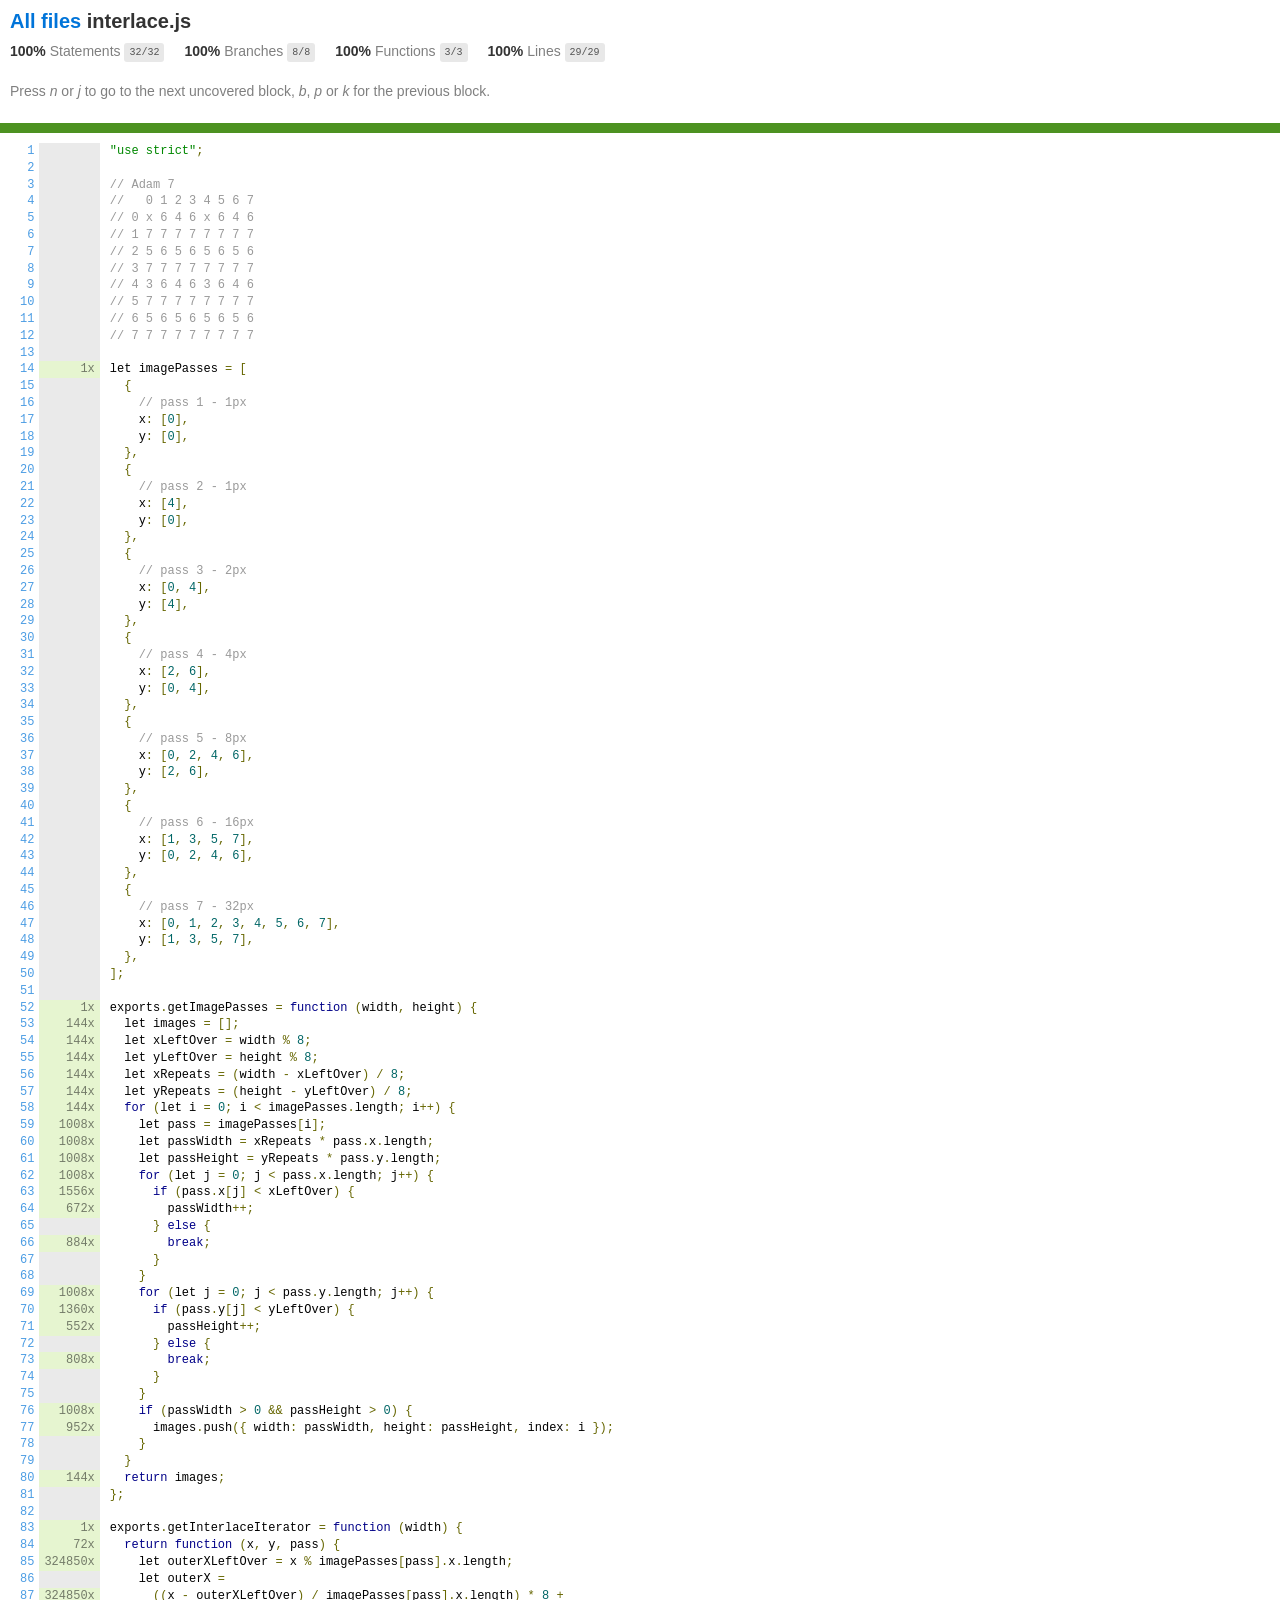
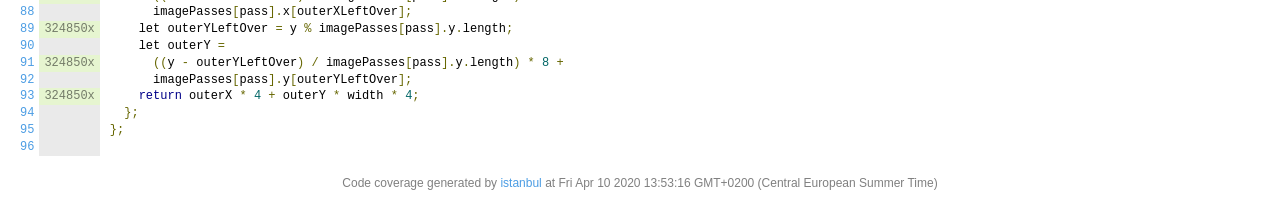
<file: acc/node_modules/pngjs/coverage/lcov-report/interlace.js.html>
<!doctype html>
<html lang="en">

<head>
    <title>Code coverage report for interlace.js</title>
    <meta charset="utf-8" />
    <link rel="stylesheet" href="prettify.css" />
    <link rel="stylesheet" href="base.css" />
    <link rel="shortcut icon" type="image/x-icon" href="favicon.png" />
    <meta name="viewport" content="width=device-width, initial-scale=1" />
    <style type='text/css'>
        .coverage-summary .sorter {
            background-image: url(sort-arrow-sprite.png);
        }
    </style>
</head>
    
<body>
<div class='wrapper'>
    <div class='pad1'>
        <h1><a href="index.html">All files</a> interlace.js</h1>
        <div class='clearfix'>
            
            <div class='fl pad1y space-right2'>
                <span class="strong">100% </span>
                <span class="quiet">Statements</span>
                <span class='fraction'>32/32</span>
            </div>
        
            
            <div class='fl pad1y space-right2'>
                <span class="strong">100% </span>
                <span class="quiet">Branches</span>
                <span class='fraction'>8/8</span>
            </div>
        
            
            <div class='fl pad1y space-right2'>
                <span class="strong">100% </span>
                <span class="quiet">Functions</span>
                <span class='fraction'>3/3</span>
            </div>
        
            
            <div class='fl pad1y space-right2'>
                <span class="strong">100% </span>
                <span class="quiet">Lines</span>
                <span class='fraction'>29/29</span>
            </div>
        
            
        </div>
        <p class="quiet">
            Press <em>n</em> or <em>j</em> to go to the next uncovered block, <em>b</em>, <em>p</em> or <em>k</em> for the previous block.
        </p>
    </div>
    <div class='status-line high'></div>
    <pre><table class="coverage">
<tr><td class="line-count quiet"><a name='L1'></a><a href='#L1'>1</a>
<a name='L2'></a><a href='#L2'>2</a>
<a name='L3'></a><a href='#L3'>3</a>
<a name='L4'></a><a href='#L4'>4</a>
<a name='L5'></a><a href='#L5'>5</a>
<a name='L6'></a><a href='#L6'>6</a>
<a name='L7'></a><a href='#L7'>7</a>
<a name='L8'></a><a href='#L8'>8</a>
<a name='L9'></a><a href='#L9'>9</a>
<a name='L10'></a><a href='#L10'>10</a>
<a name='L11'></a><a href='#L11'>11</a>
<a name='L12'></a><a href='#L12'>12</a>
<a name='L13'></a><a href='#L13'>13</a>
<a name='L14'></a><a href='#L14'>14</a>
<a name='L15'></a><a href='#L15'>15</a>
<a name='L16'></a><a href='#L16'>16</a>
<a name='L17'></a><a href='#L17'>17</a>
<a name='L18'></a><a href='#L18'>18</a>
<a name='L19'></a><a href='#L19'>19</a>
<a name='L20'></a><a href='#L20'>20</a>
<a name='L21'></a><a href='#L21'>21</a>
<a name='L22'></a><a href='#L22'>22</a>
<a name='L23'></a><a href='#L23'>23</a>
<a name='L24'></a><a href='#L24'>24</a>
<a name='L25'></a><a href='#L25'>25</a>
<a name='L26'></a><a href='#L26'>26</a>
<a name='L27'></a><a href='#L27'>27</a>
<a name='L28'></a><a href='#L28'>28</a>
<a name='L29'></a><a href='#L29'>29</a>
<a name='L30'></a><a href='#L30'>30</a>
<a name='L31'></a><a href='#L31'>31</a>
<a name='L32'></a><a href='#L32'>32</a>
<a name='L33'></a><a href='#L33'>33</a>
<a name='L34'></a><a href='#L34'>34</a>
<a name='L35'></a><a href='#L35'>35</a>
<a name='L36'></a><a href='#L36'>36</a>
<a name='L37'></a><a href='#L37'>37</a>
<a name='L38'></a><a href='#L38'>38</a>
<a name='L39'></a><a href='#L39'>39</a>
<a name='L40'></a><a href='#L40'>40</a>
<a name='L41'></a><a href='#L41'>41</a>
<a name='L42'></a><a href='#L42'>42</a>
<a name='L43'></a><a href='#L43'>43</a>
<a name='L44'></a><a href='#L44'>44</a>
<a name='L45'></a><a href='#L45'>45</a>
<a name='L46'></a><a href='#L46'>46</a>
<a name='L47'></a><a href='#L47'>47</a>
<a name='L48'></a><a href='#L48'>48</a>
<a name='L49'></a><a href='#L49'>49</a>
<a name='L50'></a><a href='#L50'>50</a>
<a name='L51'></a><a href='#L51'>51</a>
<a name='L52'></a><a href='#L52'>52</a>
<a name='L53'></a><a href='#L53'>53</a>
<a name='L54'></a><a href='#L54'>54</a>
<a name='L55'></a><a href='#L55'>55</a>
<a name='L56'></a><a href='#L56'>56</a>
<a name='L57'></a><a href='#L57'>57</a>
<a name='L58'></a><a href='#L58'>58</a>
<a name='L59'></a><a href='#L59'>59</a>
<a name='L60'></a><a href='#L60'>60</a>
<a name='L61'></a><a href='#L61'>61</a>
<a name='L62'></a><a href='#L62'>62</a>
<a name='L63'></a><a href='#L63'>63</a>
<a name='L64'></a><a href='#L64'>64</a>
<a name='L65'></a><a href='#L65'>65</a>
<a name='L66'></a><a href='#L66'>66</a>
<a name='L67'></a><a href='#L67'>67</a>
<a name='L68'></a><a href='#L68'>68</a>
<a name='L69'></a><a href='#L69'>69</a>
<a name='L70'></a><a href='#L70'>70</a>
<a name='L71'></a><a href='#L71'>71</a>
<a name='L72'></a><a href='#L72'>72</a>
<a name='L73'></a><a href='#L73'>73</a>
<a name='L74'></a><a href='#L74'>74</a>
<a name='L75'></a><a href='#L75'>75</a>
<a name='L76'></a><a href='#L76'>76</a>
<a name='L77'></a><a href='#L77'>77</a>
<a name='L78'></a><a href='#L78'>78</a>
<a name='L79'></a><a href='#L79'>79</a>
<a name='L80'></a><a href='#L80'>80</a>
<a name='L81'></a><a href='#L81'>81</a>
<a name='L82'></a><a href='#L82'>82</a>
<a name='L83'></a><a href='#L83'>83</a>
<a name='L84'></a><a href='#L84'>84</a>
<a name='L85'></a><a href='#L85'>85</a>
<a name='L86'></a><a href='#L86'>86</a>
<a name='L87'></a><a href='#L87'>87</a>
<a name='L88'></a><a href='#L88'>88</a>
<a name='L89'></a><a href='#L89'>89</a>
<a name='L90'></a><a href='#L90'>90</a>
<a name='L91'></a><a href='#L91'>91</a>
<a name='L92'></a><a href='#L92'>92</a>
<a name='L93'></a><a href='#L93'>93</a>
<a name='L94'></a><a href='#L94'>94</a>
<a name='L95'></a><a href='#L95'>95</a>
<a name='L96'></a><a href='#L96'>96</a></td><td class="line-coverage quiet"><span class="cline-any cline-neutral">&nbsp;</span>
<span class="cline-any cline-neutral">&nbsp;</span>
<span class="cline-any cline-neutral">&nbsp;</span>
<span class="cline-any cline-neutral">&nbsp;</span>
<span class="cline-any cline-neutral">&nbsp;</span>
<span class="cline-any cline-neutral">&nbsp;</span>
<span class="cline-any cline-neutral">&nbsp;</span>
<span class="cline-any cline-neutral">&nbsp;</span>
<span class="cline-any cline-neutral">&nbsp;</span>
<span class="cline-any cline-neutral">&nbsp;</span>
<span class="cline-any cline-neutral">&nbsp;</span>
<span class="cline-any cline-neutral">&nbsp;</span>
<span class="cline-any cline-neutral">&nbsp;</span>
<span class="cline-any cline-yes">1x</span>
<span class="cline-any cline-neutral">&nbsp;</span>
<span class="cline-any cline-neutral">&nbsp;</span>
<span class="cline-any cline-neutral">&nbsp;</span>
<span class="cline-any cline-neutral">&nbsp;</span>
<span class="cline-any cline-neutral">&nbsp;</span>
<span class="cline-any cline-neutral">&nbsp;</span>
<span class="cline-any cline-neutral">&nbsp;</span>
<span class="cline-any cline-neutral">&nbsp;</span>
<span class="cline-any cline-neutral">&nbsp;</span>
<span class="cline-any cline-neutral">&nbsp;</span>
<span class="cline-any cline-neutral">&nbsp;</span>
<span class="cline-any cline-neutral">&nbsp;</span>
<span class="cline-any cline-neutral">&nbsp;</span>
<span class="cline-any cline-neutral">&nbsp;</span>
<span class="cline-any cline-neutral">&nbsp;</span>
<span class="cline-any cline-neutral">&nbsp;</span>
<span class="cline-any cline-neutral">&nbsp;</span>
<span class="cline-any cline-neutral">&nbsp;</span>
<span class="cline-any cline-neutral">&nbsp;</span>
<span class="cline-any cline-neutral">&nbsp;</span>
<span class="cline-any cline-neutral">&nbsp;</span>
<span class="cline-any cline-neutral">&nbsp;</span>
<span class="cline-any cline-neutral">&nbsp;</span>
<span class="cline-any cline-neutral">&nbsp;</span>
<span class="cline-any cline-neutral">&nbsp;</span>
<span class="cline-any cline-neutral">&nbsp;</span>
<span class="cline-any cline-neutral">&nbsp;</span>
<span class="cline-any cline-neutral">&nbsp;</span>
<span class="cline-any cline-neutral">&nbsp;</span>
<span class="cline-any cline-neutral">&nbsp;</span>
<span class="cline-any cline-neutral">&nbsp;</span>
<span class="cline-any cline-neutral">&nbsp;</span>
<span class="cline-any cline-neutral">&nbsp;</span>
<span class="cline-any cline-neutral">&nbsp;</span>
<span class="cline-any cline-neutral">&nbsp;</span>
<span class="cline-any cline-neutral">&nbsp;</span>
<span class="cline-any cline-neutral">&nbsp;</span>
<span class="cline-any cline-yes">1x</span>
<span class="cline-any cline-yes">144x</span>
<span class="cline-any cline-yes">144x</span>
<span class="cline-any cline-yes">144x</span>
<span class="cline-any cline-yes">144x</span>
<span class="cline-any cline-yes">144x</span>
<span class="cline-any cline-yes">144x</span>
<span class="cline-any cline-yes">1008x</span>
<span class="cline-any cline-yes">1008x</span>
<span class="cline-any cline-yes">1008x</span>
<span class="cline-any cline-yes">1008x</span>
<span class="cline-any cline-yes">1556x</span>
<span class="cline-any cline-yes">672x</span>
<span class="cline-any cline-neutral">&nbsp;</span>
<span class="cline-any cline-yes">884x</span>
<span class="cline-any cline-neutral">&nbsp;</span>
<span class="cline-any cline-neutral">&nbsp;</span>
<span class="cline-any cline-yes">1008x</span>
<span class="cline-any cline-yes">1360x</span>
<span class="cline-any cline-yes">552x</span>
<span class="cline-any cline-neutral">&nbsp;</span>
<span class="cline-any cline-yes">808x</span>
<span class="cline-any cline-neutral">&nbsp;</span>
<span class="cline-any cline-neutral">&nbsp;</span>
<span class="cline-any cline-yes">1008x</span>
<span class="cline-any cline-yes">952x</span>
<span class="cline-any cline-neutral">&nbsp;</span>
<span class="cline-any cline-neutral">&nbsp;</span>
<span class="cline-any cline-yes">144x</span>
<span class="cline-any cline-neutral">&nbsp;</span>
<span class="cline-any cline-neutral">&nbsp;</span>
<span class="cline-any cline-yes">1x</span>
<span class="cline-any cline-yes">72x</span>
<span class="cline-any cline-yes">324850x</span>
<span class="cline-any cline-neutral">&nbsp;</span>
<span class="cline-any cline-yes">324850x</span>
<span class="cline-any cline-neutral">&nbsp;</span>
<span class="cline-any cline-yes">324850x</span>
<span class="cline-any cline-neutral">&nbsp;</span>
<span class="cline-any cline-yes">324850x</span>
<span class="cline-any cline-neutral">&nbsp;</span>
<span class="cline-any cline-yes">324850x</span>
<span class="cline-any cline-neutral">&nbsp;</span>
<span class="cline-any cline-neutral">&nbsp;</span>
<span class="cline-any cline-neutral">&nbsp;</span></td><td class="text"><pre class="prettyprint lang-js">"use strict";
&nbsp;
// Adam 7
//   0 1 2 3 4 5 6 7
// 0 x 6 4 6 x 6 4 6
// 1 7 7 7 7 7 7 7 7
// 2 5 6 5 6 5 6 5 6
// 3 7 7 7 7 7 7 7 7
// 4 3 6 4 6 3 6 4 6
// 5 7 7 7 7 7 7 7 7
// 6 5 6 5 6 5 6 5 6
// 7 7 7 7 7 7 7 7 7
&nbsp;
let imagePasses = [
  {
    // pass 1 - 1px
    x: [0],
    y: [0],
  },
  {
    // pass 2 - 1px
    x: [4],
    y: [0],
  },
  {
    // pass 3 - 2px
    x: [0, 4],
    y: [4],
  },
  {
    // pass 4 - 4px
    x: [2, 6],
    y: [0, 4],
  },
  {
    // pass 5 - 8px
    x: [0, 2, 4, 6],
    y: [2, 6],
  },
  {
    // pass 6 - 16px
    x: [1, 3, 5, 7],
    y: [0, 2, 4, 6],
  },
  {
    // pass 7 - 32px
    x: [0, 1, 2, 3, 4, 5, 6, 7],
    y: [1, 3, 5, 7],
  },
];
&nbsp;
exports.getImagePasses = function (width, height) {
  let images = [];
  let xLeftOver = width % 8;
  let yLeftOver = height % 8;
  let xRepeats = (width - xLeftOver) / 8;
  let yRepeats = (height - yLeftOver) / 8;
  for (let i = 0; i &lt; imagePasses.length; i++) {
    let pass = imagePasses[i];
    let passWidth = xRepeats * pass.x.length;
    let passHeight = yRepeats * pass.y.length;
    for (let j = 0; j &lt; pass.x.length; j++) {
      if (pass.x[j] &lt; xLeftOver) {
        passWidth++;
      } else {
        break;
      }
    }
    for (let j = 0; j &lt; pass.y.length; j++) {
      if (pass.y[j] &lt; yLeftOver) {
        passHeight++;
      } else {
        break;
      }
    }
    if (passWidth &gt; 0 &amp;&amp; passHeight &gt; 0) {
      images.push({ width: passWidth, height: passHeight, index: i });
    }
  }
  return images;
};
&nbsp;
exports.getInterlaceIterator = function (width) {
  return function (x, y, pass) {
    let outerXLeftOver = x % imagePasses[pass].x.length;
    let outerX =
      ((x - outerXLeftOver) / imagePasses[pass].x.length) * 8 +
      imagePasses[pass].x[outerXLeftOver];
    let outerYLeftOver = y % imagePasses[pass].y.length;
    let outerY =
      ((y - outerYLeftOver) / imagePasses[pass].y.length) * 8 +
      imagePasses[pass].y[outerYLeftOver];
    return outerX * 4 + outerY * width * 4;
  };
};
&nbsp;</pre></td></tr></table></pre>

                <div class='push'></div><!-- for sticky footer -->
            </div><!-- /wrapper -->
            <div class='footer quiet pad2 space-top1 center small'>
                Code coverage generated by
                <a href="https://istanbul.js.org/" target="_blank">istanbul</a>
                at Fri Apr 10 2020 13:53:16 GMT+0200 (Central European Summer Time)
            </div>
        </div>
        <script src="prettify.js"></script>
        <script>
            window.onload = function () {
                prettyPrint();
            };
        </script>
        <script src="sorter.js"></script>
        <script src="block-navigation.js"></script>
    </body>
</html>
</file>
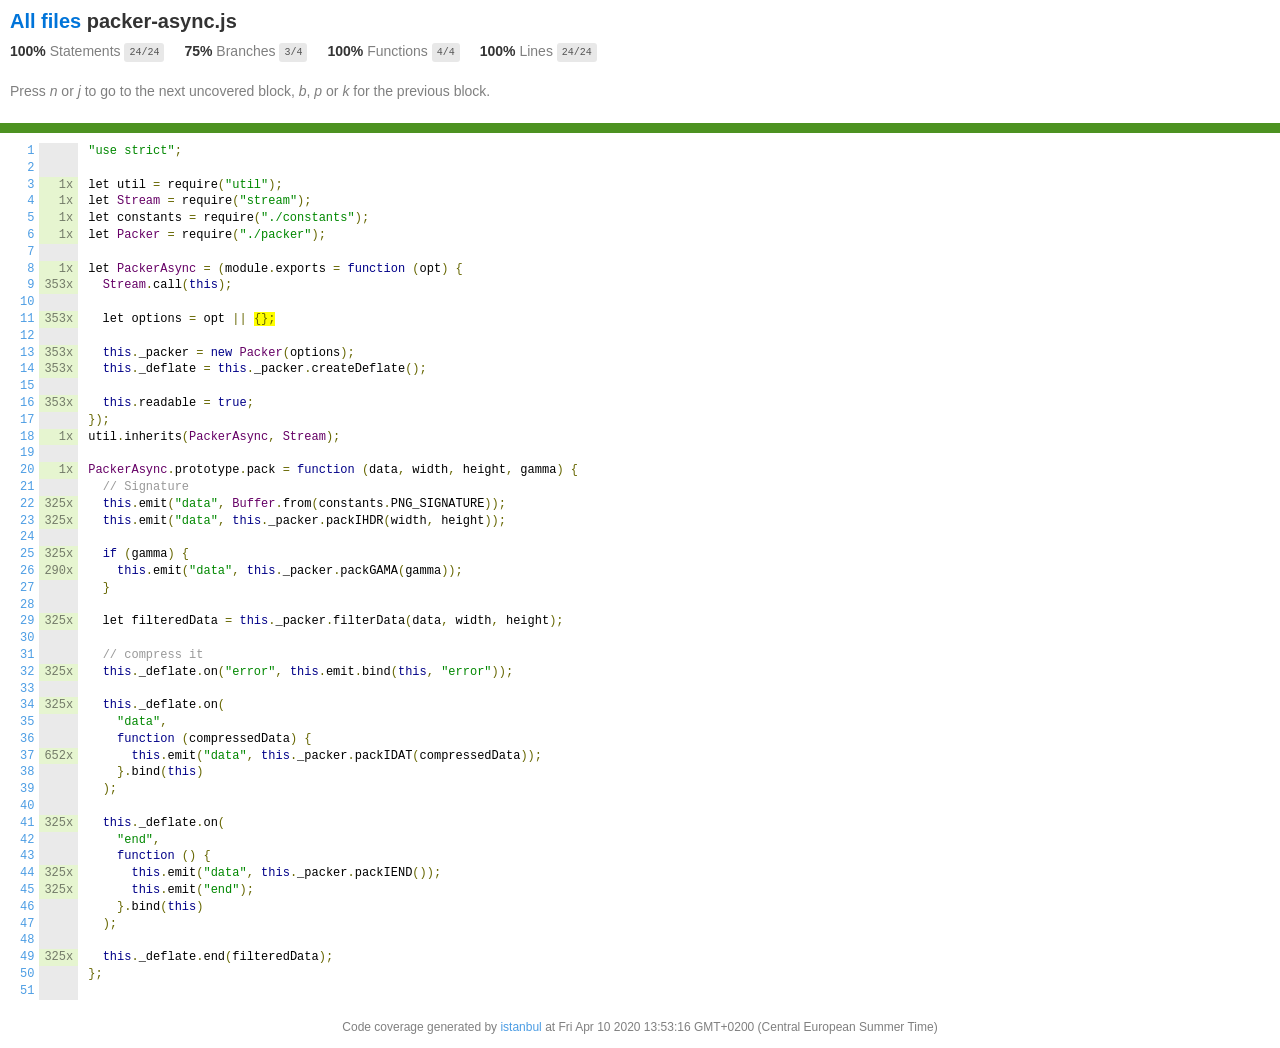
<file: acc/node_modules/pngjs/coverage/lcov-report/packer-async.js.html>
<!doctype html>
<html lang="en">

<head>
    <title>Code coverage report for packer-async.js</title>
    <meta charset="utf-8" />
    <link rel="stylesheet" href="prettify.css" />
    <link rel="stylesheet" href="base.css" />
    <link rel="shortcut icon" type="image/x-icon" href="favicon.png" />
    <meta name="viewport" content="width=device-width, initial-scale=1" />
    <style type='text/css'>
        .coverage-summary .sorter {
            background-image: url(sort-arrow-sprite.png);
        }
    </style>
</head>
    
<body>
<div class='wrapper'>
    <div class='pad1'>
        <h1><a href="index.html">All files</a> packer-async.js</h1>
        <div class='clearfix'>
            
            <div class='fl pad1y space-right2'>
                <span class="strong">100% </span>
                <span class="quiet">Statements</span>
                <span class='fraction'>24/24</span>
            </div>
        
            
            <div class='fl pad1y space-right2'>
                <span class="strong">75% </span>
                <span class="quiet">Branches</span>
                <span class='fraction'>3/4</span>
            </div>
        
            
            <div class='fl pad1y space-right2'>
                <span class="strong">100% </span>
                <span class="quiet">Functions</span>
                <span class='fraction'>4/4</span>
            </div>
        
            
            <div class='fl pad1y space-right2'>
                <span class="strong">100% </span>
                <span class="quiet">Lines</span>
                <span class='fraction'>24/24</span>
            </div>
        
            
        </div>
        <p class="quiet">
            Press <em>n</em> or <em>j</em> to go to the next uncovered block, <em>b</em>, <em>p</em> or <em>k</em> for the previous block.
        </p>
    </div>
    <div class='status-line high'></div>
    <pre><table class="coverage">
<tr><td class="line-count quiet"><a name='L1'></a><a href='#L1'>1</a>
<a name='L2'></a><a href='#L2'>2</a>
<a name='L3'></a><a href='#L3'>3</a>
<a name='L4'></a><a href='#L4'>4</a>
<a name='L5'></a><a href='#L5'>5</a>
<a name='L6'></a><a href='#L6'>6</a>
<a name='L7'></a><a href='#L7'>7</a>
<a name='L8'></a><a href='#L8'>8</a>
<a name='L9'></a><a href='#L9'>9</a>
<a name='L10'></a><a href='#L10'>10</a>
<a name='L11'></a><a href='#L11'>11</a>
<a name='L12'></a><a href='#L12'>12</a>
<a name='L13'></a><a href='#L13'>13</a>
<a name='L14'></a><a href='#L14'>14</a>
<a name='L15'></a><a href='#L15'>15</a>
<a name='L16'></a><a href='#L16'>16</a>
<a name='L17'></a><a href='#L17'>17</a>
<a name='L18'></a><a href='#L18'>18</a>
<a name='L19'></a><a href='#L19'>19</a>
<a name='L20'></a><a href='#L20'>20</a>
<a name='L21'></a><a href='#L21'>21</a>
<a name='L22'></a><a href='#L22'>22</a>
<a name='L23'></a><a href='#L23'>23</a>
<a name='L24'></a><a href='#L24'>24</a>
<a name='L25'></a><a href='#L25'>25</a>
<a name='L26'></a><a href='#L26'>26</a>
<a name='L27'></a><a href='#L27'>27</a>
<a name='L28'></a><a href='#L28'>28</a>
<a name='L29'></a><a href='#L29'>29</a>
<a name='L30'></a><a href='#L30'>30</a>
<a name='L31'></a><a href='#L31'>31</a>
<a name='L32'></a><a href='#L32'>32</a>
<a name='L33'></a><a href='#L33'>33</a>
<a name='L34'></a><a href='#L34'>34</a>
<a name='L35'></a><a href='#L35'>35</a>
<a name='L36'></a><a href='#L36'>36</a>
<a name='L37'></a><a href='#L37'>37</a>
<a name='L38'></a><a href='#L38'>38</a>
<a name='L39'></a><a href='#L39'>39</a>
<a name='L40'></a><a href='#L40'>40</a>
<a name='L41'></a><a href='#L41'>41</a>
<a name='L42'></a><a href='#L42'>42</a>
<a name='L43'></a><a href='#L43'>43</a>
<a name='L44'></a><a href='#L44'>44</a>
<a name='L45'></a><a href='#L45'>45</a>
<a name='L46'></a><a href='#L46'>46</a>
<a name='L47'></a><a href='#L47'>47</a>
<a name='L48'></a><a href='#L48'>48</a>
<a name='L49'></a><a href='#L49'>49</a>
<a name='L50'></a><a href='#L50'>50</a>
<a name='L51'></a><a href='#L51'>51</a></td><td class="line-coverage quiet"><span class="cline-any cline-neutral">&nbsp;</span>
<span class="cline-any cline-neutral">&nbsp;</span>
<span class="cline-any cline-yes">1x</span>
<span class="cline-any cline-yes">1x</span>
<span class="cline-any cline-yes">1x</span>
<span class="cline-any cline-yes">1x</span>
<span class="cline-any cline-neutral">&nbsp;</span>
<span class="cline-any cline-yes">1x</span>
<span class="cline-any cline-yes">353x</span>
<span class="cline-any cline-neutral">&nbsp;</span>
<span class="cline-any cline-yes">353x</span>
<span class="cline-any cline-neutral">&nbsp;</span>
<span class="cline-any cline-yes">353x</span>
<span class="cline-any cline-yes">353x</span>
<span class="cline-any cline-neutral">&nbsp;</span>
<span class="cline-any cline-yes">353x</span>
<span class="cline-any cline-neutral">&nbsp;</span>
<span class="cline-any cline-yes">1x</span>
<span class="cline-any cline-neutral">&nbsp;</span>
<span class="cline-any cline-yes">1x</span>
<span class="cline-any cline-neutral">&nbsp;</span>
<span class="cline-any cline-yes">325x</span>
<span class="cline-any cline-yes">325x</span>
<span class="cline-any cline-neutral">&nbsp;</span>
<span class="cline-any cline-yes">325x</span>
<span class="cline-any cline-yes">290x</span>
<span class="cline-any cline-neutral">&nbsp;</span>
<span class="cline-any cline-neutral">&nbsp;</span>
<span class="cline-any cline-yes">325x</span>
<span class="cline-any cline-neutral">&nbsp;</span>
<span class="cline-any cline-neutral">&nbsp;</span>
<span class="cline-any cline-yes">325x</span>
<span class="cline-any cline-neutral">&nbsp;</span>
<span class="cline-any cline-yes">325x</span>
<span class="cline-any cline-neutral">&nbsp;</span>
<span class="cline-any cline-neutral">&nbsp;</span>
<span class="cline-any cline-yes">652x</span>
<span class="cline-any cline-neutral">&nbsp;</span>
<span class="cline-any cline-neutral">&nbsp;</span>
<span class="cline-any cline-neutral">&nbsp;</span>
<span class="cline-any cline-yes">325x</span>
<span class="cline-any cline-neutral">&nbsp;</span>
<span class="cline-any cline-neutral">&nbsp;</span>
<span class="cline-any cline-yes">325x</span>
<span class="cline-any cline-yes">325x</span>
<span class="cline-any cline-neutral">&nbsp;</span>
<span class="cline-any cline-neutral">&nbsp;</span>
<span class="cline-any cline-neutral">&nbsp;</span>
<span class="cline-any cline-yes">325x</span>
<span class="cline-any cline-neutral">&nbsp;</span>
<span class="cline-any cline-neutral">&nbsp;</span></td><td class="text"><pre class="prettyprint lang-js">"use strict";
&nbsp;
let util = require("util");
let Stream = require("stream");
let constants = require("./constants");
let Packer = require("./packer");
&nbsp;
let PackerAsync = (module.exports = function (opt) {
  Stream.call(this);
&nbsp;
  let options = opt || <span class="branch-1 cbranch-no" title="branch not covered" >{};</span>
&nbsp;
  this._packer = new Packer(options);
  this._deflate = this._packer.createDeflate();
&nbsp;
  this.readable = true;
});
util.inherits(PackerAsync, Stream);
&nbsp;
PackerAsync.prototype.pack = function (data, width, height, gamma) {
  // Signature
  this.emit("data", Buffer.from(constants.PNG_SIGNATURE));
  this.emit("data", this._packer.packIHDR(width, height));
&nbsp;
  if (gamma) {
    this.emit("data", this._packer.packGAMA(gamma));
  }
&nbsp;
  let filteredData = this._packer.filterData(data, width, height);
&nbsp;
  // compress it
  this._deflate.on("error", this.emit.bind(this, "error"));
&nbsp;
  this._deflate.on(
    "data",
    function (compressedData) {
      this.emit("data", this._packer.packIDAT(compressedData));
    }.bind(this)
  );
&nbsp;
  this._deflate.on(
    "end",
    function () {
      this.emit("data", this._packer.packIEND());
      this.emit("end");
    }.bind(this)
  );
&nbsp;
  this._deflate.end(filteredData);
};
&nbsp;</pre></td></tr></table></pre>

                <div class='push'></div><!-- for sticky footer -->
            </div><!-- /wrapper -->
            <div class='footer quiet pad2 space-top1 center small'>
                Code coverage generated by
                <a href="https://istanbul.js.org/" target="_blank">istanbul</a>
                at Fri Apr 10 2020 13:53:16 GMT+0200 (Central European Summer Time)
            </div>
        </div>
        <script src="prettify.js"></script>
        <script>
            window.onload = function () {
                prettyPrint();
            };
        </script>
        <script src="sorter.js"></script>
        <script src="block-navigation.js"></script>
    </body>
</html>
</file>
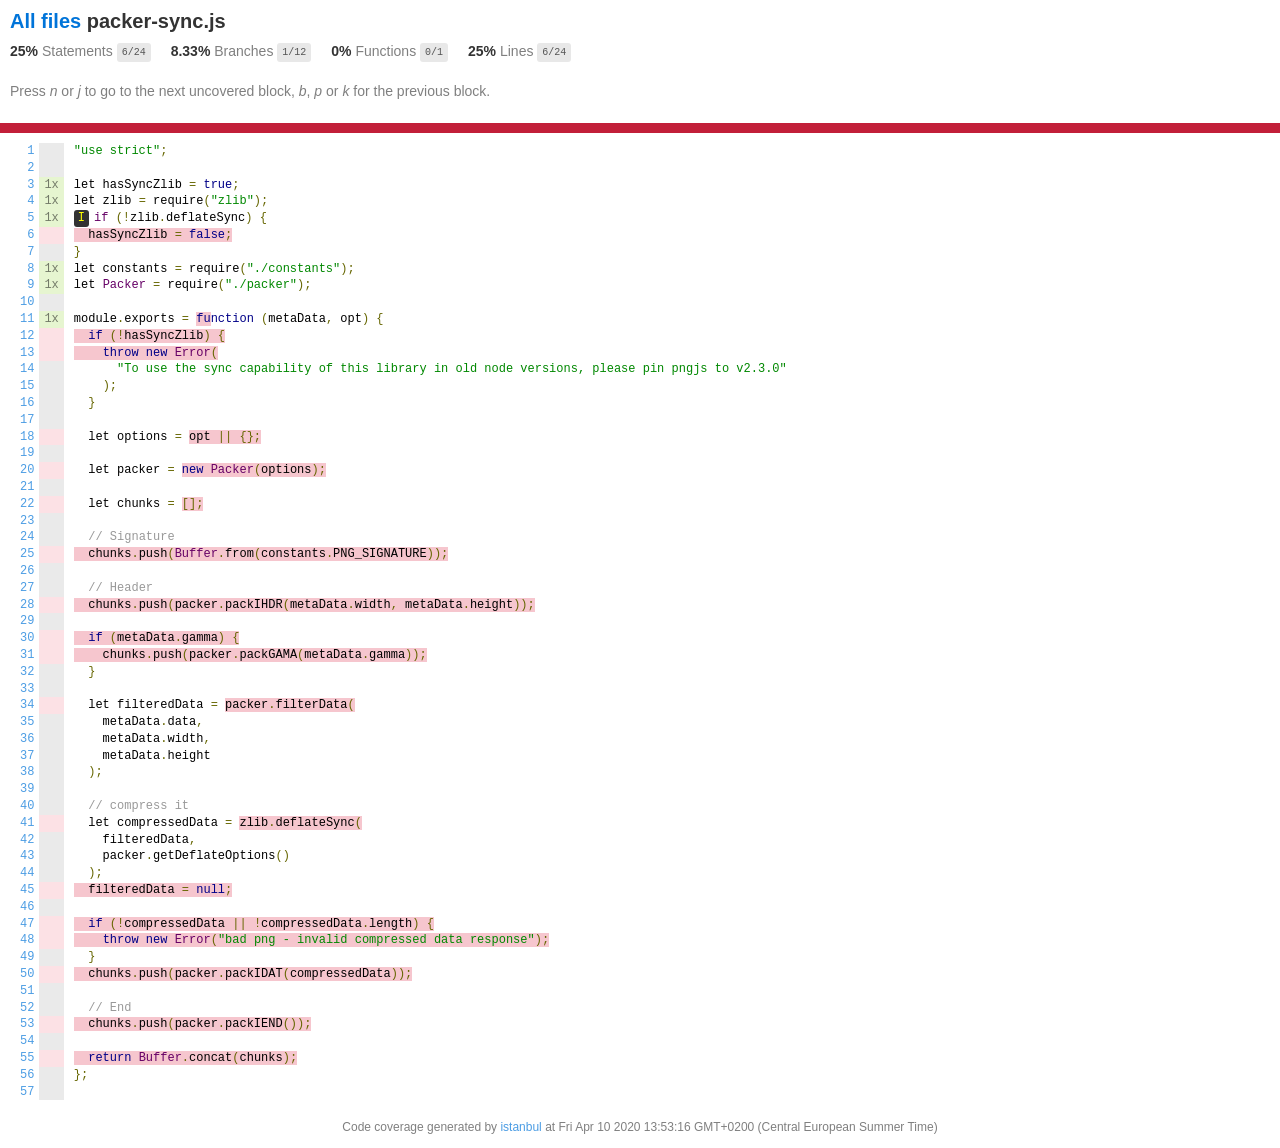
<file: acc/node_modules/pngjs/coverage/lcov-report/packer-sync.js.html>
<!doctype html>
<html lang="en">

<head>
    <title>Code coverage report for packer-sync.js</title>
    <meta charset="utf-8" />
    <link rel="stylesheet" href="prettify.css" />
    <link rel="stylesheet" href="base.css" />
    <link rel="shortcut icon" type="image/x-icon" href="favicon.png" />
    <meta name="viewport" content="width=device-width, initial-scale=1" />
    <style type='text/css'>
        .coverage-summary .sorter {
            background-image: url(sort-arrow-sprite.png);
        }
    </style>
</head>
    
<body>
<div class='wrapper'>
    <div class='pad1'>
        <h1><a href="index.html">All files</a> packer-sync.js</h1>
        <div class='clearfix'>
            
            <div class='fl pad1y space-right2'>
                <span class="strong">25% </span>
                <span class="quiet">Statements</span>
                <span class='fraction'>6/24</span>
            </div>
        
            
            <div class='fl pad1y space-right2'>
                <span class="strong">8.33% </span>
                <span class="quiet">Branches</span>
                <span class='fraction'>1/12</span>
            </div>
        
            
            <div class='fl pad1y space-right2'>
                <span class="strong">0% </span>
                <span class="quiet">Functions</span>
                <span class='fraction'>0/1</span>
            </div>
        
            
            <div class='fl pad1y space-right2'>
                <span class="strong">25% </span>
                <span class="quiet">Lines</span>
                <span class='fraction'>6/24</span>
            </div>
        
            
        </div>
        <p class="quiet">
            Press <em>n</em> or <em>j</em> to go to the next uncovered block, <em>b</em>, <em>p</em> or <em>k</em> for the previous block.
        </p>
    </div>
    <div class='status-line low'></div>
    <pre><table class="coverage">
<tr><td class="line-count quiet"><a name='L1'></a><a href='#L1'>1</a>
<a name='L2'></a><a href='#L2'>2</a>
<a name='L3'></a><a href='#L3'>3</a>
<a name='L4'></a><a href='#L4'>4</a>
<a name='L5'></a><a href='#L5'>5</a>
<a name='L6'></a><a href='#L6'>6</a>
<a name='L7'></a><a href='#L7'>7</a>
<a name='L8'></a><a href='#L8'>8</a>
<a name='L9'></a><a href='#L9'>9</a>
<a name='L10'></a><a href='#L10'>10</a>
<a name='L11'></a><a href='#L11'>11</a>
<a name='L12'></a><a href='#L12'>12</a>
<a name='L13'></a><a href='#L13'>13</a>
<a name='L14'></a><a href='#L14'>14</a>
<a name='L15'></a><a href='#L15'>15</a>
<a name='L16'></a><a href='#L16'>16</a>
<a name='L17'></a><a href='#L17'>17</a>
<a name='L18'></a><a href='#L18'>18</a>
<a name='L19'></a><a href='#L19'>19</a>
<a name='L20'></a><a href='#L20'>20</a>
<a name='L21'></a><a href='#L21'>21</a>
<a name='L22'></a><a href='#L22'>22</a>
<a name='L23'></a><a href='#L23'>23</a>
<a name='L24'></a><a href='#L24'>24</a>
<a name='L25'></a><a href='#L25'>25</a>
<a name='L26'></a><a href='#L26'>26</a>
<a name='L27'></a><a href='#L27'>27</a>
<a name='L28'></a><a href='#L28'>28</a>
<a name='L29'></a><a href='#L29'>29</a>
<a name='L30'></a><a href='#L30'>30</a>
<a name='L31'></a><a href='#L31'>31</a>
<a name='L32'></a><a href='#L32'>32</a>
<a name='L33'></a><a href='#L33'>33</a>
<a name='L34'></a><a href='#L34'>34</a>
<a name='L35'></a><a href='#L35'>35</a>
<a name='L36'></a><a href='#L36'>36</a>
<a name='L37'></a><a href='#L37'>37</a>
<a name='L38'></a><a href='#L38'>38</a>
<a name='L39'></a><a href='#L39'>39</a>
<a name='L40'></a><a href='#L40'>40</a>
<a name='L41'></a><a href='#L41'>41</a>
<a name='L42'></a><a href='#L42'>42</a>
<a name='L43'></a><a href='#L43'>43</a>
<a name='L44'></a><a href='#L44'>44</a>
<a name='L45'></a><a href='#L45'>45</a>
<a name='L46'></a><a href='#L46'>46</a>
<a name='L47'></a><a href='#L47'>47</a>
<a name='L48'></a><a href='#L48'>48</a>
<a name='L49'></a><a href='#L49'>49</a>
<a name='L50'></a><a href='#L50'>50</a>
<a name='L51'></a><a href='#L51'>51</a>
<a name='L52'></a><a href='#L52'>52</a>
<a name='L53'></a><a href='#L53'>53</a>
<a name='L54'></a><a href='#L54'>54</a>
<a name='L55'></a><a href='#L55'>55</a>
<a name='L56'></a><a href='#L56'>56</a>
<a name='L57'></a><a href='#L57'>57</a></td><td class="line-coverage quiet"><span class="cline-any cline-neutral">&nbsp;</span>
<span class="cline-any cline-neutral">&nbsp;</span>
<span class="cline-any cline-yes">1x</span>
<span class="cline-any cline-yes">1x</span>
<span class="cline-any cline-yes">1x</span>
<span class="cline-any cline-no">&nbsp;</span>
<span class="cline-any cline-neutral">&nbsp;</span>
<span class="cline-any cline-yes">1x</span>
<span class="cline-any cline-yes">1x</span>
<span class="cline-any cline-neutral">&nbsp;</span>
<span class="cline-any cline-yes">1x</span>
<span class="cline-any cline-no">&nbsp;</span>
<span class="cline-any cline-no">&nbsp;</span>
<span class="cline-any cline-neutral">&nbsp;</span>
<span class="cline-any cline-neutral">&nbsp;</span>
<span class="cline-any cline-neutral">&nbsp;</span>
<span class="cline-any cline-neutral">&nbsp;</span>
<span class="cline-any cline-no">&nbsp;</span>
<span class="cline-any cline-neutral">&nbsp;</span>
<span class="cline-any cline-no">&nbsp;</span>
<span class="cline-any cline-neutral">&nbsp;</span>
<span class="cline-any cline-no">&nbsp;</span>
<span class="cline-any cline-neutral">&nbsp;</span>
<span class="cline-any cline-neutral">&nbsp;</span>
<span class="cline-any cline-no">&nbsp;</span>
<span class="cline-any cline-neutral">&nbsp;</span>
<span class="cline-any cline-neutral">&nbsp;</span>
<span class="cline-any cline-no">&nbsp;</span>
<span class="cline-any cline-neutral">&nbsp;</span>
<span class="cline-any cline-no">&nbsp;</span>
<span class="cline-any cline-no">&nbsp;</span>
<span class="cline-any cline-neutral">&nbsp;</span>
<span class="cline-any cline-neutral">&nbsp;</span>
<span class="cline-any cline-no">&nbsp;</span>
<span class="cline-any cline-neutral">&nbsp;</span>
<span class="cline-any cline-neutral">&nbsp;</span>
<span class="cline-any cline-neutral">&nbsp;</span>
<span class="cline-any cline-neutral">&nbsp;</span>
<span class="cline-any cline-neutral">&nbsp;</span>
<span class="cline-any cline-neutral">&nbsp;</span>
<span class="cline-any cline-no">&nbsp;</span>
<span class="cline-any cline-neutral">&nbsp;</span>
<span class="cline-any cline-neutral">&nbsp;</span>
<span class="cline-any cline-neutral">&nbsp;</span>
<span class="cline-any cline-no">&nbsp;</span>
<span class="cline-any cline-neutral">&nbsp;</span>
<span class="cline-any cline-no">&nbsp;</span>
<span class="cline-any cline-no">&nbsp;</span>
<span class="cline-any cline-neutral">&nbsp;</span>
<span class="cline-any cline-no">&nbsp;</span>
<span class="cline-any cline-neutral">&nbsp;</span>
<span class="cline-any cline-neutral">&nbsp;</span>
<span class="cline-any cline-no">&nbsp;</span>
<span class="cline-any cline-neutral">&nbsp;</span>
<span class="cline-any cline-no">&nbsp;</span>
<span class="cline-any cline-neutral">&nbsp;</span>
<span class="cline-any cline-neutral">&nbsp;</span></td><td class="text"><pre class="prettyprint lang-js">"use strict";
&nbsp;
let hasSyncZlib = true;
let zlib = require("zlib");
<span class="missing-if-branch" title="if path not taken" >I</span>if (!zlib.deflateSync) {
<span class="cstat-no" title="statement not covered" >  hasSyncZlib = false;</span>
}
let constants = require("./constants");
let Packer = require("./packer");
&nbsp;
module.exports = <span class="fstat-no" title="function not covered" >fu</span>nction (metaData, opt) {
<span class="cstat-no" title="statement not covered" >  if (!hasSyncZlib) {</span>
<span class="cstat-no" title="statement not covered" >    throw new Error(</span>
      "To use the sync capability of this library in old node versions, please pin pngjs to v2.3.0"
    );
  }
&nbsp;
  let options = <span class="cstat-no" title="statement not covered" >opt || {};</span>
&nbsp;
  let packer = <span class="cstat-no" title="statement not covered" >new Packer(options);</span>
&nbsp;
  let chunks = <span class="cstat-no" title="statement not covered" >[];</span>
&nbsp;
  // Signature
<span class="cstat-no" title="statement not covered" >  chunks.push(Buffer.from(constants.PNG_SIGNATURE));</span>
&nbsp;
  // Header
<span class="cstat-no" title="statement not covered" >  chunks.push(packer.packIHDR(metaData.width, metaData.height));</span>
&nbsp;
<span class="cstat-no" title="statement not covered" >  if (metaData.gamma) {</span>
<span class="cstat-no" title="statement not covered" >    chunks.push(packer.packGAMA(metaData.gamma));</span>
  }
&nbsp;
  let filteredData = <span class="cstat-no" title="statement not covered" >packer.filterData(</span>
    metaData.data,
    metaData.width,
    metaData.height
  );
&nbsp;
  // compress it
  let compressedData = <span class="cstat-no" title="statement not covered" >zlib.deflateSync(</span>
    filteredData,
    packer.getDeflateOptions()
  );
<span class="cstat-no" title="statement not covered" >  filteredData = null;</span>
&nbsp;
<span class="cstat-no" title="statement not covered" >  if (!compressedData || !compressedData.length) {</span>
<span class="cstat-no" title="statement not covered" >    throw new Error("bad png - invalid compressed data response");</span>
  }
<span class="cstat-no" title="statement not covered" >  chunks.push(packer.packIDAT(compressedData));</span>
&nbsp;
  // End
<span class="cstat-no" title="statement not covered" >  chunks.push(packer.packIEND());</span>
&nbsp;
<span class="cstat-no" title="statement not covered" >  return Buffer.concat(chunks);</span>
};
&nbsp;</pre></td></tr></table></pre>

                <div class='push'></div><!-- for sticky footer -->
            </div><!-- /wrapper -->
            <div class='footer quiet pad2 space-top1 center small'>
                Code coverage generated by
                <a href="https://istanbul.js.org/" target="_blank">istanbul</a>
                at Fri Apr 10 2020 13:53:16 GMT+0200 (Central European Summer Time)
            </div>
        </div>
        <script src="prettify.js"></script>
        <script>
            window.onload = function () {
                prettyPrint();
            };
        </script>
        <script src="sorter.js"></script>
        <script src="block-navigation.js"></script>
    </body>
</html>
</file>
<file: acc/node_modules/pngjs/coverage/lcov-report/prettify.css>
.pln {
  color: #000;
}
@media screen {
  .str {
    color: #080;
  }
  .kwd {
    color: #008;
  }
  .com {
    color: #800;
  }
  .typ {
    color: #606;
  }
  .lit {
    color: #066;
  }
  .pun,
  .opn,
  .clo {
    color: #660;
  }
  .tag {
    color: #008;
  }
  .atn {
    color: #606;
  }
  .atv {
    color: #080;
  }
  .dec,
  .var {
    color: #606;
  }
  .fun {
    color: red;
  }
}
@media print, projection {
  .str {
    color: #060;
  }
  .kwd {
    color: #006;
    font-weight: bold;
  }
  .com {
    color: #600;
    font-style: italic;
  }
  .typ {
    color: #404;
    font-weight: bold;
  }
  .lit {
    color: #044;
  }
  .pun,
  .opn,
  .clo {
    color: #440;
  }
  .tag {
    color: #006;
    font-weight: bold;
  }
  .atn {
    color: #404;
  }
  .atv {
    color: #060;
  }
}
pre.prettyprint {
  padding: 2px;
  border: 1px solid #888;
}
ol.linenums {
  margin-top: 0;
  margin-bottom: 0;
}
li.L0,
li.L1,
li.L2,
li.L3,
li.L5,
li.L6,
li.L7,
li.L8 {
  list-style-type: none;
}
li.L1,
li.L3,
li.L5,
li.L7,
li.L9 {
  background: #eee;
}
</file>
<file: acc/node_modules/pngjs/coverage/lcov-report/base.css>
body,
html {
  margin: 0;
  padding: 0;
  height: 100%;
}
body {
  font-family: Helvetica Neue, Helvetica, Arial;
  font-size: 14px;
  color: #333;
}
.small {
  font-size: 12px;
}
*,
*:after,
*:before {
  -webkit-box-sizing: border-box;
  -moz-box-sizing: border-box;
  box-sizing: border-box;
}
h1 {
  font-size: 20px;
  margin: 0;
}
h2 {
  font-size: 14px;
}
pre {
  font: 12px/1.4 Consolas, "Liberation Mono", Menlo, Courier, monospace;
  margin: 0;
  padding: 0;
  -moz-tab-size: 2;
  -o-tab-size: 2;
  tab-size: 2;
}
a {
  color: #0074d9;
  text-decoration: none;
}
a:hover {
  text-decoration: underline;
}
.strong {
  font-weight: bold;
}
.space-top1 {
  padding: 10px 0 0 0;
}
.pad2y {
  padding: 20px 0;
}
.pad1y {
  padding: 10px 0;
}
.pad2x {
  padding: 0 20px;
}
.pad2 {
  padding: 20px;
}
.pad1 {
  padding: 10px;
}
.space-left2 {
  padding-left: 55px;
}
.space-right2 {
  padding-right: 20px;
}
.center {
  text-align: center;
}
.clearfix {
  display: block;
}
.clearfix:after {
  content: "";
  display: block;
  height: 0;
  clear: both;
  visibility: hidden;
}
.fl {
  float: left;
}
@media only screen and (max-width: 640px) {
  .col3 {
    width: 100%;
    max-width: 100%;
  }
  .hide-mobile {
    display: none !important;
  }
}

.quiet {
  color: #7f7f7f;
  color: rgba(0, 0, 0, 0.5);
}
.quiet a {
  opacity: 0.7;
}

.fraction {
  font-family: Consolas, "Liberation Mono", Menlo, Courier, monospace;
  font-size: 10px;
  color: #555;
  background: #e8e8e8;
  padding: 4px 5px;
  border-radius: 3px;
  vertical-align: middle;
}

div.path a:link,
div.path a:visited {
  color: #333;
}
table.coverage {
  border-collapse: collapse;
  margin: 10px 0 0 0;
  padding: 0;
}

table.coverage td {
  margin: 0;
  padding: 0;
  vertical-align: top;
}
table.coverage td.line-count {
  text-align: right;
  padding: 0 5px 0 20px;
}
table.coverage td.line-coverage {
  text-align: right;
  padding-right: 10px;
  min-width: 20px;
}

table.coverage td span.cline-any {
  display: inline-block;
  padding: 0 5px;
  width: 100%;
}
.missing-if-branch {
  display: inline-block;
  margin-right: 5px;
  border-radius: 3px;
  position: relative;
  padding: 0 4px;
  background: #333;
  color: yellow;
}

.skip-if-branch {
  display: none;
  margin-right: 10px;
  position: relative;
  padding: 0 4px;
  background: #ccc;
  color: white;
}
.missing-if-branch .typ,
.skip-if-branch .typ {
  color: inherit !important;
}
.coverage-summary {
  border-collapse: collapse;
  width: 100%;
}
.coverage-summary tr {
  border-bottom: 1px solid #bbb;
}
.keyline-all {
  border: 1px solid #ddd;
}
.coverage-summary td,
.coverage-summary th {
  padding: 10px;
}
.coverage-summary tbody {
  border: 1px solid #bbb;
}
.coverage-summary td {
  border-right: 1px solid #bbb;
}
.coverage-summary td:last-child {
  border-right: none;
}
.coverage-summary th {
  text-align: left;
  font-weight: normal;
  white-space: nowrap;
}
.coverage-summary th.file {
  border-right: none !important;
}
.coverage-summary th.pct {
}
.coverage-summary th.pic,
.coverage-summary th.abs,
.coverage-summary td.pct,
.coverage-summary td.abs {
  text-align: right;
}
.coverage-summary td.file {
  white-space: nowrap;
}
.coverage-summary td.pic {
  min-width: 120px !important;
}
.coverage-summary tfoot td {
}

.coverage-summary .sorter {
  height: 10px;
  width: 7px;
  display: inline-block;
  margin-left: 0.5em;
  background: url(sort-arrow-sprite.png) no-repeat scroll 0 0 transparent;
}
.coverage-summary .sorted .sorter {
  background-position: 0 -20px;
}
.coverage-summary .sorted-desc .sorter {
  background-position: 0 -10px;
}
.status-line {
  height: 10px;
}
/* yellow */
.cbranch-no {
  background: yellow !important;
  color: #111;
}
/* dark red */
.red.solid,
.status-line.low,
.low .cover-fill {
  background: #c21f39;
}
.low .chart {
  border: 1px solid #c21f39;
}
.highlighted,
.highlighted .cstat-no,
.highlighted .fstat-no,
.highlighted .cbranch-no {
  background: #c21f39 !important;
}
/* medium red */
.cstat-no,
.fstat-no,
.cbranch-no,
.cbranch-no {
  background: #f6c6ce;
}
/* light red */
.low,
.cline-no {
  background: #fce1e5;
}
/* light green */
.high,
.cline-yes {
  background: rgb(230, 245, 208);
}
/* medium green */
.cstat-yes {
  background: rgb(161, 215, 106);
}
/* dark green */
.status-line.high,
.high .cover-fill {
  background: rgb(77, 146, 33);
}
.high .chart {
  border: 1px solid rgb(77, 146, 33);
}
/* dark yellow (gold) */
.status-line.medium,
.medium .cover-fill {
  background: #f9cd0b;
}
.medium .chart {
  border: 1px solid #f9cd0b;
}
/* light yellow */
.medium {
  background: #fff4c2;
}

.cstat-skip {
  background: #ddd;
  color: #111;
}
.fstat-skip {
  background: #ddd;
  color: #111 !important;
}
.cbranch-skip {
  background: #ddd !important;
  color: #111;
}

span.cline-neutral {
  background: #eaeaea;
}

.coverage-summary td.empty {
  opacity: 0.5;
  padding-top: 4px;
  padding-bottom: 4px;
  line-height: 1;
  color: #888;
}

.cover-fill,
.cover-empty {
  display: inline-block;
  height: 12px;
}
.chart {
  line-height: 0;
}
.cover-empty {
  background: white;
}
.cover-full {
  border-right: none !important;
}
pre.prettyprint {
  border: none !important;
  padding: 0 !important;
  margin: 0 !important;
}
.com {
  color: #999 !important;
}
.ignore-none {
  color: #999;
  font-weight: normal;
}

.wrapper {
  min-height: 100%;
  height: auto !important;
  height: 100%;
  margin: 0 auto -48px;
}
.footer,
.push {
  height: 48px;
}
</file>
